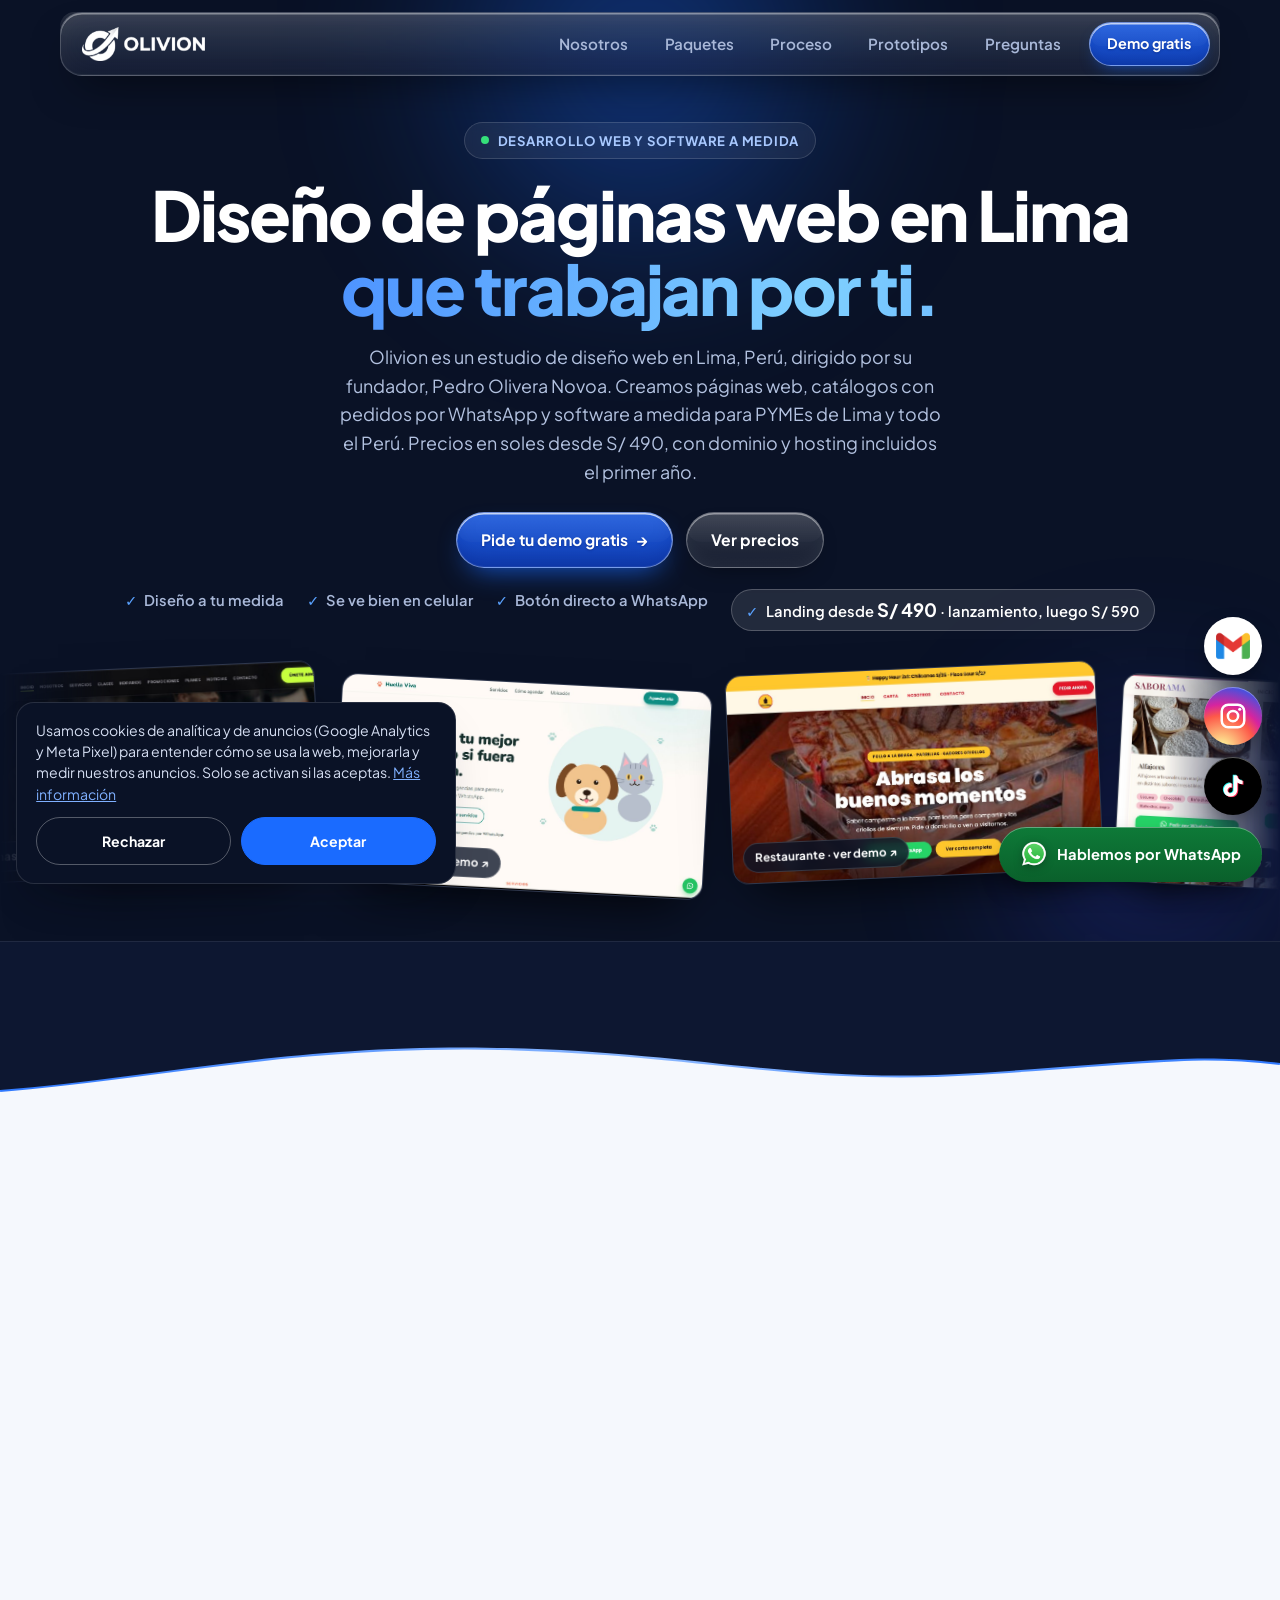
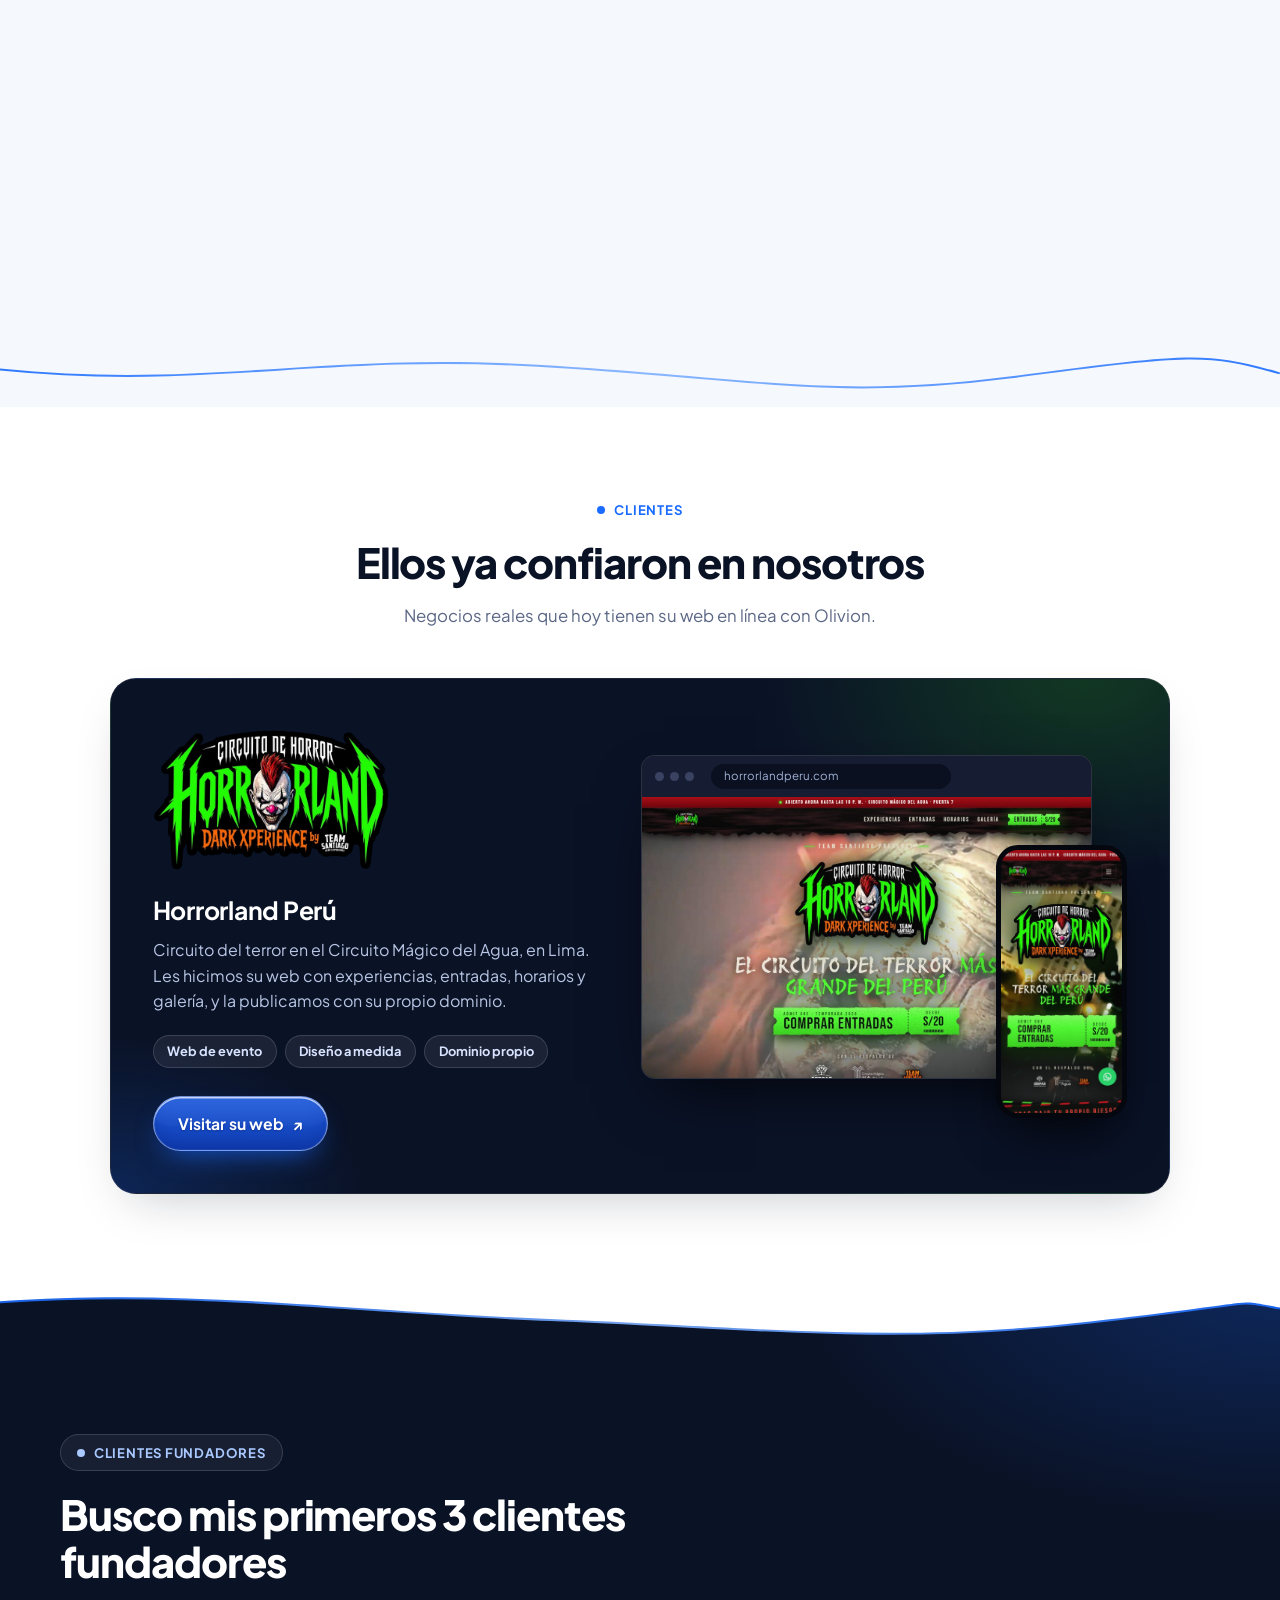
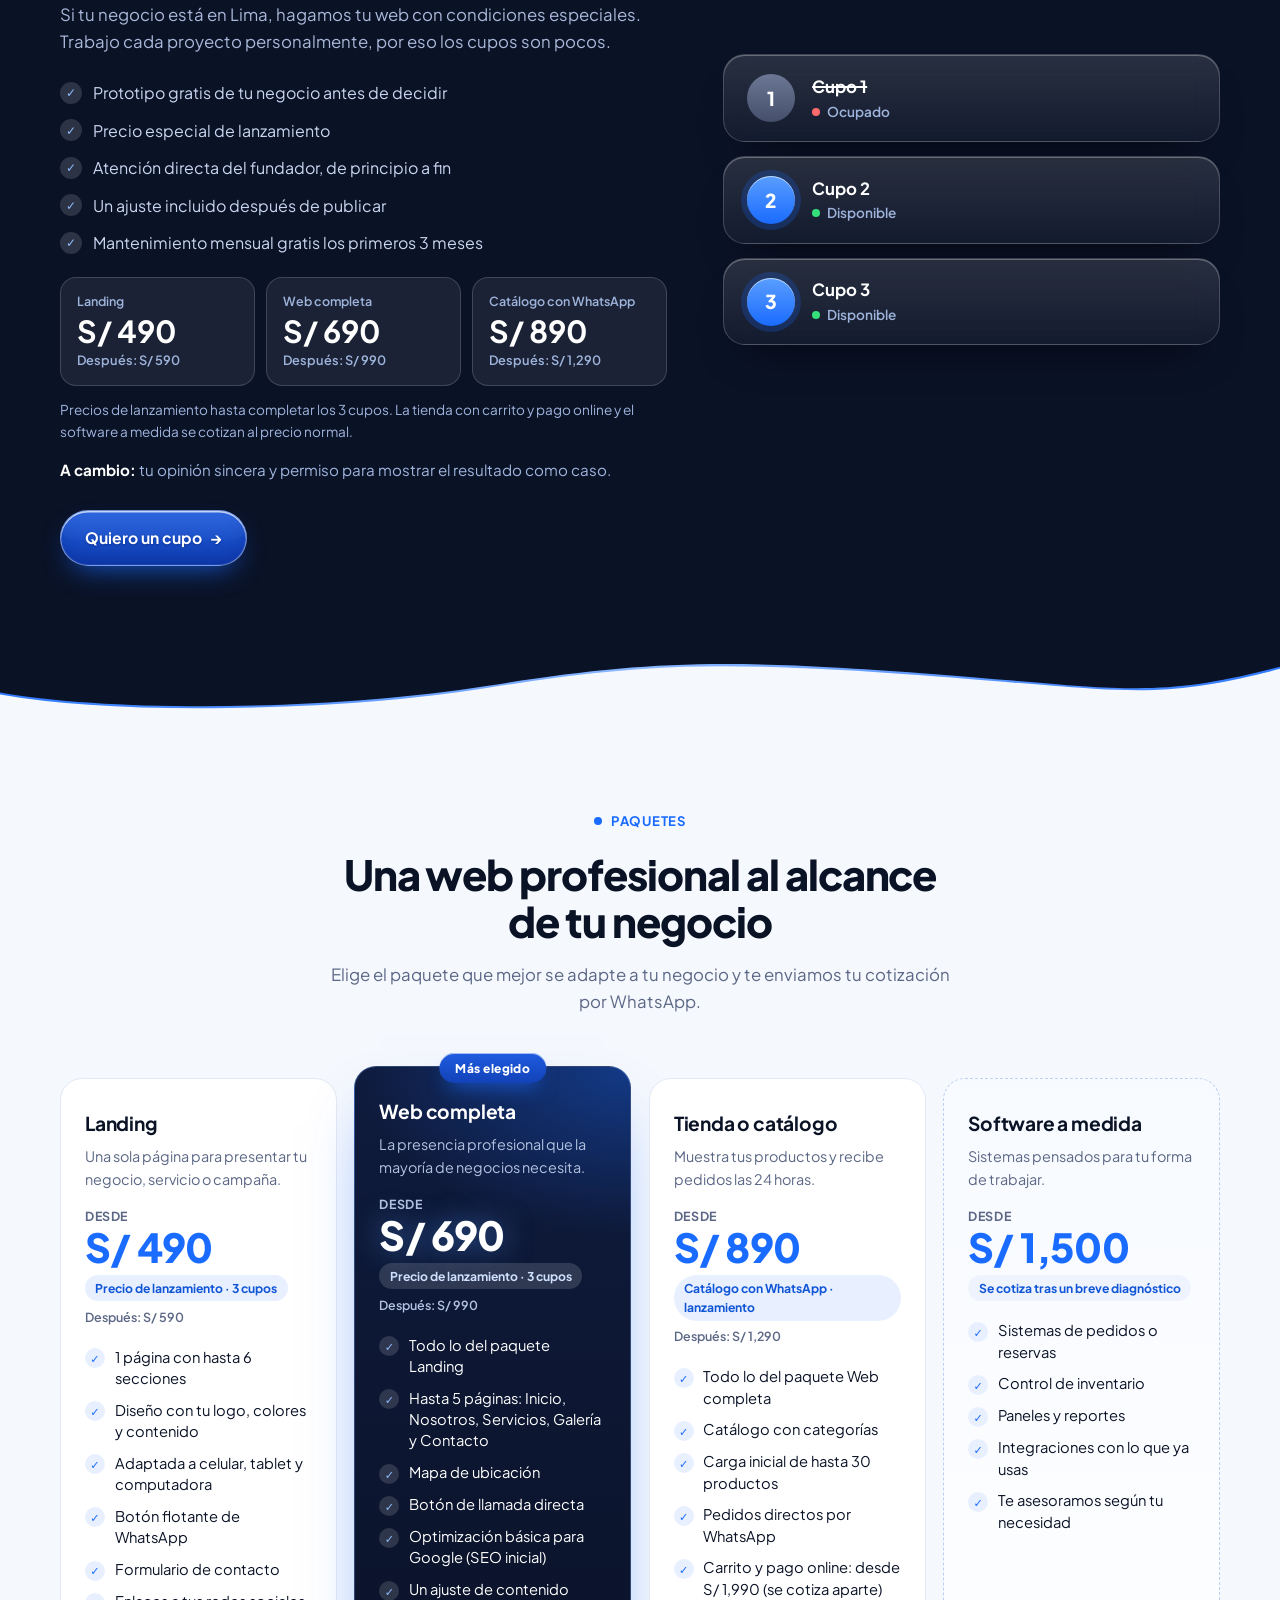
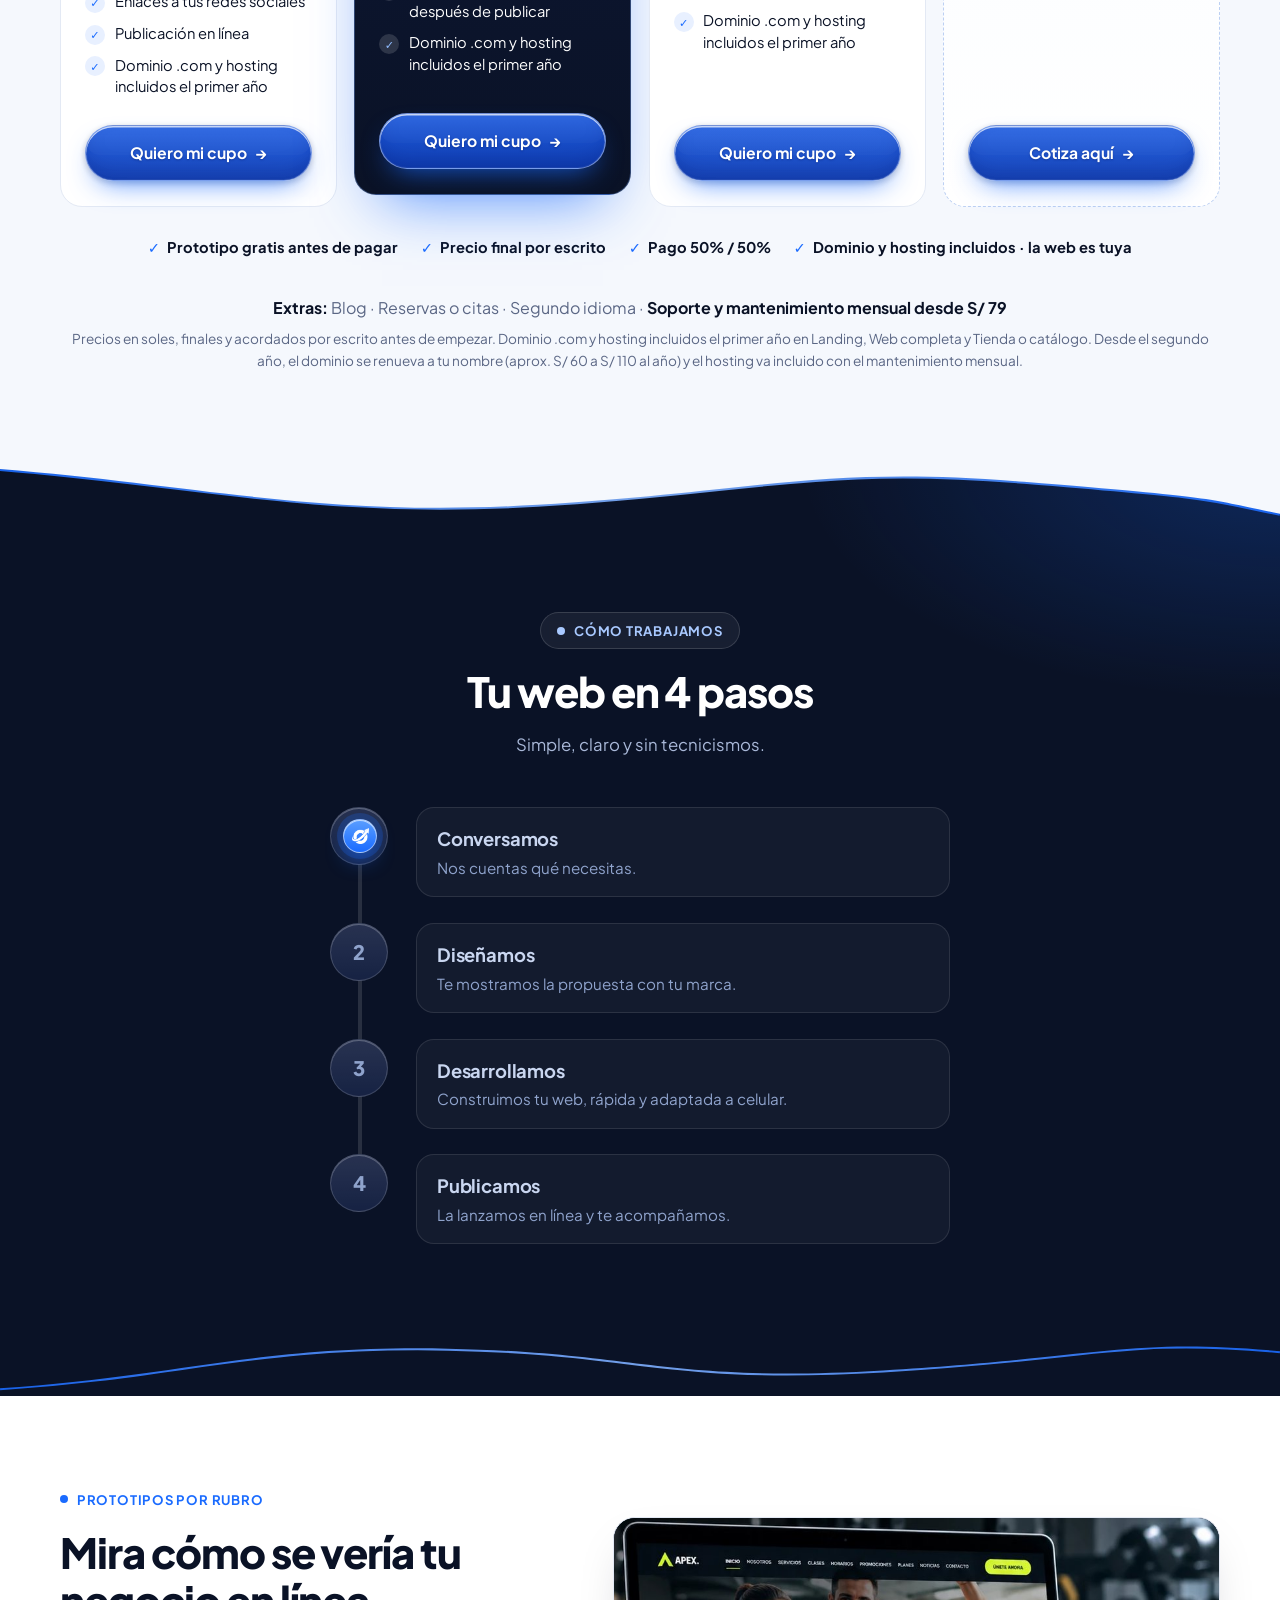
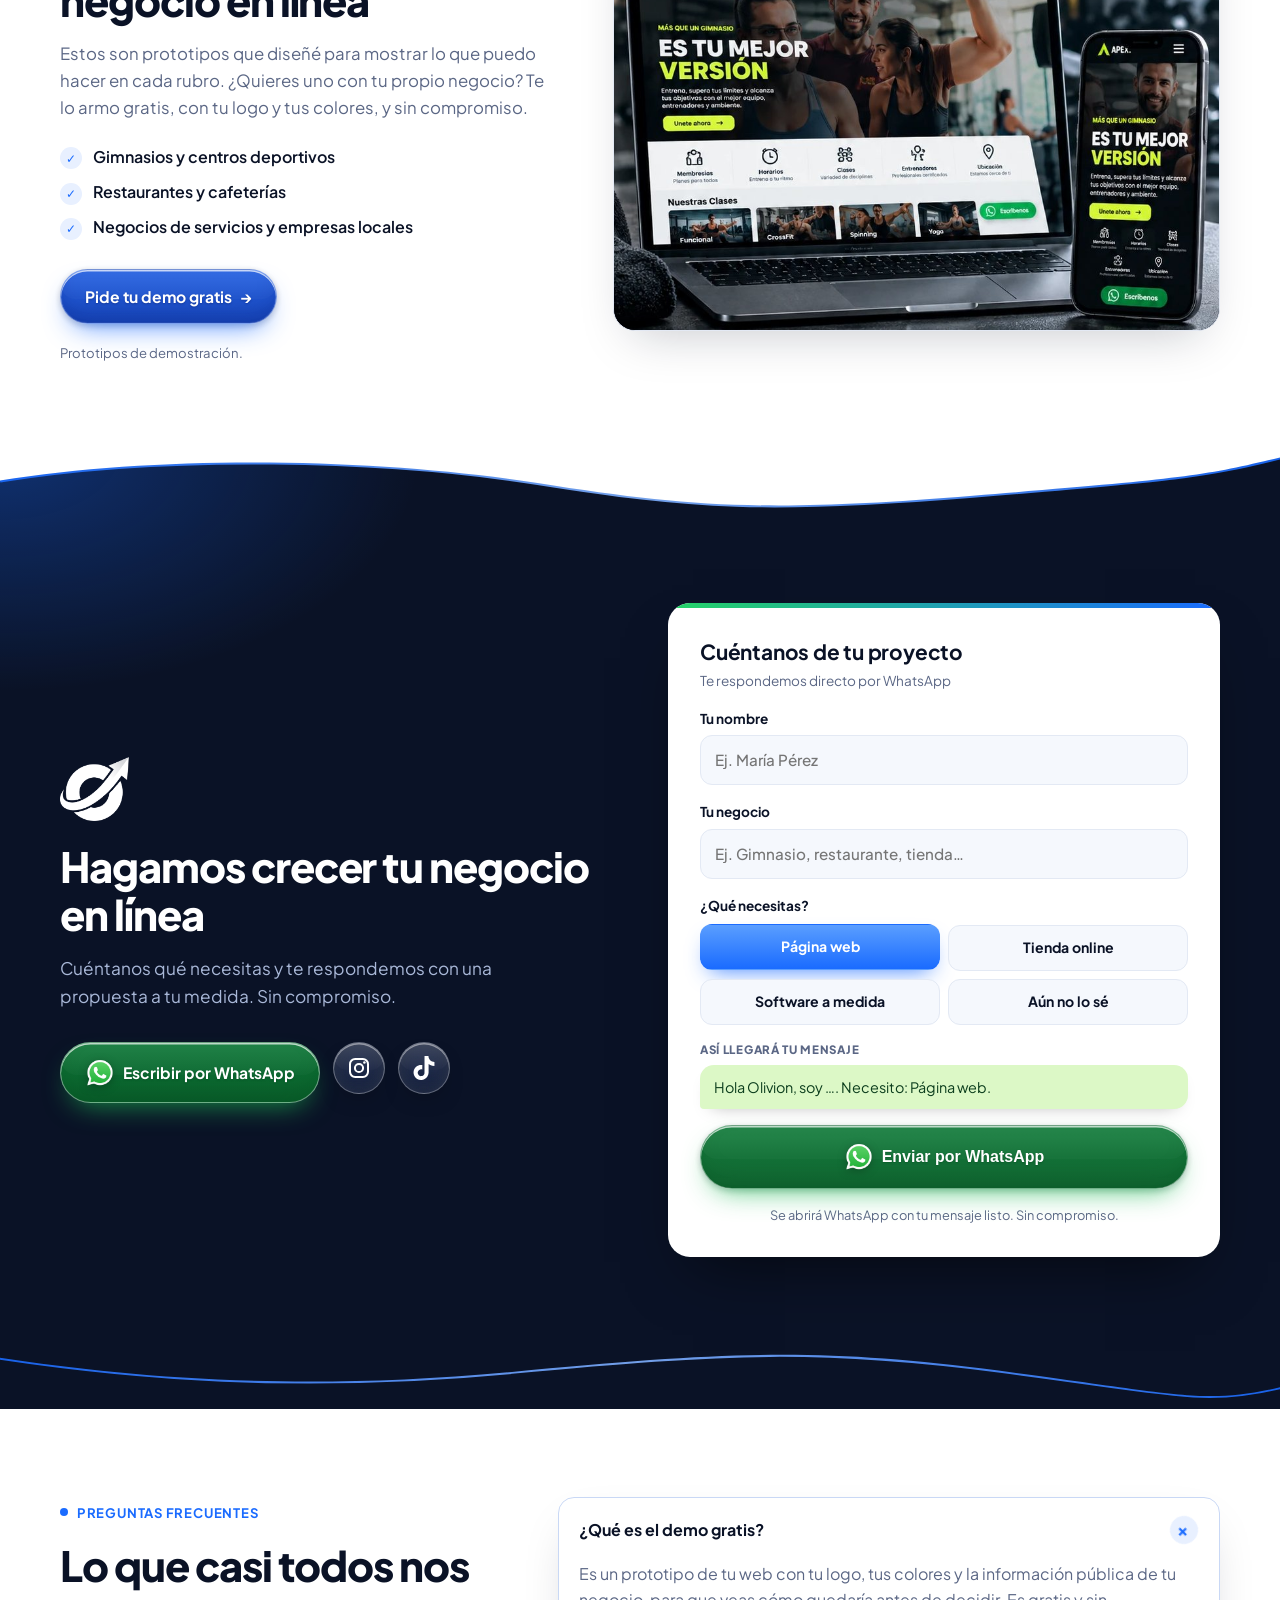
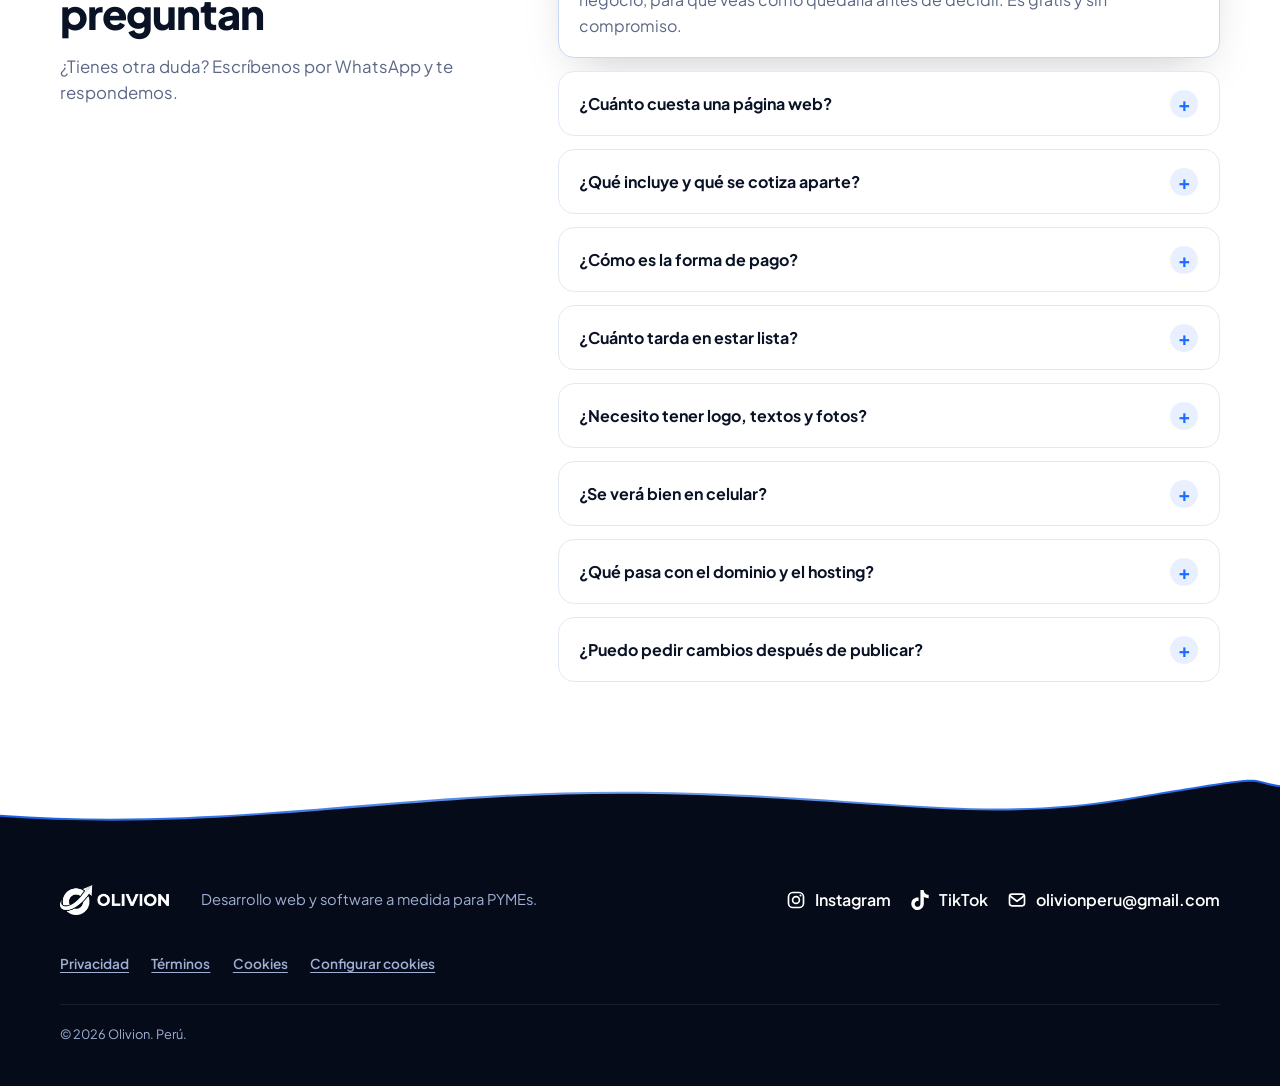
<file: index.html>
<!DOCTYPE html>
<html lang="es">
<head>
<meta charset="utf-8">
<meta name="viewport" content="width=device-width, initial-scale=1">
<title>Páginas Web para Negocios en Lima desde S/ 490 | Olivion</title>
<meta name="description" content="Diseño de páginas web en Lima para PYMEs: webs, catálogos y software a medida. Demo gratis antes de decidir. Desde S/ 490 (lanzamiento; luego S/ 590).">
<meta name="theme-color" content="#0a1226">
<meta property="og:title" content="Olivion | Tu negocio merece una web que trabaje por ti">
<meta property="og:description" content="Desarrollo web y software a medida para PYMEs. Lima, Perú.">
<meta property="og:type" content="website">
<meta property="og:site_name" content="Olivion">
<meta property="og:locale" content="es_PE">
<meta property="og:url" content="https://olivionperu.com/">
<meta property="og:image" content="https://olivionperu.com/img/og-image.jpg">
<meta property="og:image:type" content="image/jpeg">
<meta property="og:image:width" content="1200">
<meta property="og:image:height" content="630">
<meta property="og:image:alt" content="Olivion: tu negocio merece una web que trabaje por ti">
<meta name="twitter:card" content="summary_large_image">
<meta name="twitter:title" content="Olivion | Tu negocio merece una web que trabaje por ti">
<meta name="twitter:description" content="Desarrollo web y software a medida para PYMEs. Lima, Perú.">
<meta name="twitter:image" content="https://olivionperu.com/img/og-image.jpg">
<link rel="canonical" href="https://olivionperu.com/">
<link rel="icon" type="image/png" href="favicon.png?v=3">
<link rel="preconnect" href="https://fonts.googleapis.com">
<link rel="preconnect" href="https://fonts.gstatic.com" crossorigin>
<link href="https://fonts.googleapis.com/css2?family=Plus+Jakarta+Sans:wght@400;500;600;700;800&display=swap" rel="stylesheet">
<link rel="stylesheet" href="styles.css">

<!-- Datos estructurados: negocio + preguntas frecuentes (deben coincidir con el texto visible) -->
<script type="application/ld+json">{"@context":"https://schema.org","@graph":[{"@type":"ProfessionalService","@id":"https://olivionperu.com/#organization","name":"Olivion","url":"https://olivionperu.com/","description":"Páginas web, catálogos y software a medida para PYMEs de Lima y todo el Perú.","slogan":"Tu negocio merece una web que trabaje por ti","logo":{"@id":"https://olivionperu.com/#logo"},"image":["https://olivionperu.com/img/og-image.jpg"],"email":"olivionperu@gmail.com","telephone":"+51948448130","address":{"@type":"PostalAddress","addressLocality":"Lima","addressRegion":"Lima","addressCountry":"PE"},"areaServed":[{"@type":"City","name":"Lima"},{"@type":"Country","name":"Perú"}],"priceRange":"S/ 490 - S/ 1,500","knowsAbout":["Diseño web","Desarrollo de software a medida","Catálogos en línea"],"contactPoint":[{"@type":"ContactPoint","contactType":"sales","telephone":"+51948448130","email":"olivionperu@gmail.com","availableLanguage":"es","areaServed":"PE"}],"founder":{"@id":"https://olivionperu.com/#pedro"},"sameAs":["https://www.instagram.com/olivion.pe/","https://www.tiktok.com/@olivionperu"],"hasOfferCatalog":{"@type":"OfferCatalog","name":"Paquetes de Olivion","itemListElement":[{"@type":"Offer","priceCurrency":"PEN","priceSpecification":{"@type":"PriceSpecification","minPrice":590,"priceCurrency":"PEN"},"description":"Precio normal desde S/ 590. Precio de lanzamiento S/ 490 para los primeros 3 clientes fundadores.","itemOffered":{"@type":"Service","name":"Landing","serviceType":"Diseño de página web de una sola página","description":"Una página con hasta 6 secciones, diseño con tu logo y colores, adaptada a celular, botón de WhatsApp, formulario de contacto, publicación en línea, dominio .com y hosting el primer año.","provider":{"@id":"https://olivionperu.com/#organization"},"areaServed":{"@type":"Country","name":"Perú"}}},{"@type":"Offer","priceCurrency":"PEN","priceSpecification":{"@type":"PriceSpecification","minPrice":990,"priceCurrency":"PEN"},"description":"Precio normal desde S/ 990. Precio de lanzamiento S/ 690 para los primeros 3 clientes fundadores.","itemOffered":{"@type":"Service","name":"Web completa","serviceType":"Diseño de sitio web de hasta 5 páginas","description":"Todo lo de Landing más hasta 5 páginas (Inicio, Nosotros, Servicios, Galería y Contacto), mapa, botón de llamada, SEO inicial, dominio .com y hosting el primer año.","provider":{"@id":"https://olivionperu.com/#organization"},"areaServed":{"@type":"Country","name":"Perú"}}},{"@type":"Offer","priceCurrency":"PEN","priceSpecification":{"@type":"PriceSpecification","minPrice":1290,"priceCurrency":"PEN"},"description":"Precio normal desde S/ 1,290. Precio de lanzamiento S/ 890 para los primeros 3 clientes fundadores.","itemOffered":{"@type":"Service","name":"Tienda o catálogo","serviceType":"Catálogo en línea con pedidos por WhatsApp","description":"Todo lo de Web completa más catálogo con categorías, carga inicial de hasta 30 productos y pedidos directos por WhatsApp. Carrito y pago online desde S/ 1,990, cotizado aparte.","provider":{"@id":"https://olivionperu.com/#organization"},"areaServed":{"@type":"Country","name":"Perú"}}},{"@type":"Offer","priceCurrency":"PEN","priceSpecification":{"@type":"PriceSpecification","minPrice":1500,"priceCurrency":"PEN"},"itemOffered":{"@type":"Service","name":"Software a medida","serviceType":"Desarrollo de software a medida","description":"Sistemas de pedidos o reservas, control de inventario, paneles y reportes, e integraciones. Se cotiza tras un breve diagnóstico.","provider":{"@id":"https://olivionperu.com/#organization"},"areaServed":{"@type":"Country","name":"Perú"}}}]}},{"@type":"ImageObject","@id":"https://olivionperu.com/#logo","url":"https://olivionperu.com/img/logo-dark.png","contentUrl":"https://olivionperu.com/img/logo-dark.png","width":475,"height":328,"caption":"Olivion"},{"@type":"Person","@id":"https://olivionperu.com/#pedro","name":"Pedro Olivera Novoa","jobTitle":"Fundador","image":"https://olivionperu.com/img/pedro.jpg","worksFor":{"@id":"https://olivionperu.com/#organization"},"sameAs":["https://www.linkedin.com/in/pedro-joaquin-olivera-novoa-2276a7305/"]},{"@type":"WebSite","@id":"https://olivionperu.com/#website","url":"https://olivionperu.com/","name":"Olivion","alternateName":"Olivion Perú","inLanguage":"es-PE","publisher":{"@id":"https://olivionperu.com/#organization"}},{"@type":"WebPage","@id":"https://olivionperu.com/#webpage","url":"https://olivionperu.com/","name":"Páginas Web para Negocios en Lima desde S/ 490 | Olivion","description":"Diseño de páginas web en Lima para PYMEs: webs, catálogos y software a medida. Demo gratis antes de decidir. Desde S/ 490 (lanzamiento; luego S/ 590).","inLanguage":"es-PE","isPartOf":{"@id":"https://olivionperu.com/#website"},"about":{"@id":"https://olivionperu.com/#organization"},"primaryImageOfPage":{"@type":"ImageObject","url":"https://olivionperu.com/img/og-image.jpg","width":1200,"height":630}},{"@type":"FAQPage","@id":"https://olivionperu.com/#faq","isPartOf":{"@id":"https://olivionperu.com/#webpage"},"mainEntity":[{"@type":"Question","name":"¿Qué es el demo gratis?","acceptedAnswer":{"@type":"Answer","text":"Es un prototipo de tu web con tu logo, tus colores y la información pública de tu negocio, para que veas cómo quedaría antes de decidir. Es gratis y sin compromiso."}},{"@type":"Question","name":"¿Cuánto cuesta una página web?","acceptedAnswer":{"@type":"Answer","text":"Ahora mismo, con el precio de lanzamiento para los primeros 3 clientes fundadores: Landing S/ 490, Web completa S/ 690 y Tienda o catálogo con pedidos por WhatsApp S/ 890. El precio normal después es S/ 590, S/ 990 y S/ 1,290. Una tienda con carrito y pago online parte desde S/ 1,990 y el software a medida desde S/ 1,500, cotizado tras un breve diagnóstico. El precio final se acuerda por escrito antes de empezar."}},{"@type":"Question","name":"¿Qué incluye y qué se cotiza aparte?","acceptedAnswer":{"@type":"Answer","text":"Los paquetes Landing, Web completa y Tienda o catálogo incluyen diseño con tu logo y colores, adaptación a celular, tablet y computadora, botón directo a WhatsApp y publicación en línea, con 1 ronda de revisión en Landing y 2 en Web completa o Catálogo. El dominio .com y el hosting del primer año van incluidos. Se cotiza aparte: fotografía profesional, redacción extensa de textos, rondas de revisión adicionales, el carrito y pago online, y blog o segundo idioma."}},{"@type":"Question","name":"¿Cómo es la forma de pago?","acceptedAnswer":{"@type":"Answer","text":"Trabajamos con un pago del 50% al empezar el proyecto y el 50% restante al entregarlo. Así ambos tenemos claridad desde el inicio."}},{"@type":"Question","name":"¿Cuánto tarda en estar lista?","acceptedAnswer":{"@type":"Answer","text":"Una landing suele tardar alrededor de una semana desde que nos entregas tu contenido (logo, textos y fotos). Una web completa, un catálogo o un sistema a medida toman más, y te confirmamos el plazo al cotizar."}},{"@type":"Question","name":"¿Necesito tener logo, textos y fotos?","acceptedAnswer":{"@type":"Answer","text":"Si ya los tienes, los usamos y la web sale con tu identidad. Si te falta algo, lo conversamos y te orientamos para ordenar tu contenido."}},{"@type":"Question","name":"¿Se verá bien en celular?","acceptedAnswer":{"@type":"Answer","text":"Sí. Todas nuestras páginas se adaptan a celular, tablet y computadora, y llevan un botón directo a tu WhatsApp."}},{"@type":"Question","name":"¿Qué pasa con el dominio y el hosting?","acceptedAnswer":{"@type":"Answer","text":"Landing, Web completa y Tienda o catálogo incluyen el dominio propio (.com) y el hosting durante el primer año, y el dominio queda a tu nombre. Desde el segundo año, el dominio se renueva a tu nombre (aprox. S/ 60 a S/ 110 al año) y el hosting va incluido con el mantenimiento mensual (desde S/ 79 al mes)."}},{"@type":"Question","name":"¿Puedo pedir cambios después de publicar?","acceptedAnswer":{"@type":"Answer","text":"Sí. El mantenimiento mensual, desde S/ 79 al mes, incluye hosting, hasta 2 cambios menores al mes, copia de seguridad y soporte por WhatsApp. A los clientes fundadores les regalamos los primeros 3 meses."}}]}]}</script>

</head>
<body>
<svg width="0" height="0" style="position:absolute" aria-hidden="true" focusable="false">
  <symbol id="i-ig" viewBox="0 0 24 24"><rect x="3" y="3" width="18" height="18" rx="5.2" fill="none" stroke="currentColor" stroke-width="2"/><circle cx="12" cy="12" r="4.1" fill="none" stroke="currentColor" stroke-width="2"/><circle cx="17.4" cy="6.6" r="1.25" fill="currentColor"/></symbol>
  <symbol id="i-tt" viewBox="0 0 24 24"><path fill="currentColor" d="M12.53.02c1.31-.02 2.61-.01 3.91-.02.08 1.53.63 3.09 1.75 4.17 1.12 1.11 2.7 1.62 4.24 1.79v4.03c-1.44-.05-2.89-.35-4.2-.97-.57-.26-1.1-.59-1.62-.93-.01 2.92.01 5.84-.02 8.75-.08 1.4-.54 2.79-1.35 3.94-1.31 1.92-3.58 3.17-5.91 3.21-1.43.08-2.86-.31-4.08-1.03-2.02-1.19-3.44-3.37-3.65-5.71-.02-.5-.03-1-.01-1.49.18-1.9 1.12-3.72 2.58-4.96 1.66-1.44 3.98-2.13 6.15-1.72.02 1.48-.04 2.96-.04 4.44-.99-.32-2.15-.23-3.02.37-.63.41-1.11 1.04-1.36 1.75-.21.51-.15 1.07-.14 1.61.24 1.64 1.82 3.02 3.5 2.87 1.12-.01 2.19-.66 2.77-1.61.19-.33.4-.67.41-1.06.1-1.79.06-3.57.07-5.36.01-4.03-.01-8.05.02-12.07z"/></symbol>
  <symbol id="i-in" viewBox="0 0 24 24"><path fill="currentColor" d="M20.447 20.452h-3.554v-5.569c0-1.328-.027-3.037-1.852-3.037-1.853 0-2.136 1.445-2.136 2.939v5.667H9.351V9h3.414v1.561h.046c.477-.9 1.637-1.85 3.37-1.85 3.601 0 4.267 2.37 4.267 5.455v6.286zM5.337 7.433c-1.144 0-2.063-.926-2.063-2.065 0-1.138.92-2.063 2.063-2.063 1.14 0 2.064.925 2.064 2.063 0 1.139-.925 2.065-2.064 2.065zm1.782 13.019H3.555V9h3.564v11.452zM22.225 0H1.771C.792 0 0 .774 0 1.729v20.542C0 23.227.792 24 1.771 24h20.451C23.2 24 24 23.227 24 22.271V1.729C24 .774 23.2 0 22.222 0h.003z"/></symbol>
  <symbol id="i-mail" viewBox="0 0 24 24"><rect x="3" y="5" width="18" height="14" rx="3" fill="none" stroke="currentColor" stroke-width="2"/><path d="m4 7.5 8 6 8-6" fill="none" stroke="currentColor" stroke-width="2" stroke-linecap="round" stroke-linejoin="round"/></symbol>
</svg>


<header class="nav" id="top">
  <div class="wrap nav__in">
    <a href="#top" class="brand" aria-label="Olivion, inicio"><img src="img/logo-h-light.png" alt="Olivion" height="34"></a>
    <nav class="menu" id="menu" aria-label="Principal">
      <a href="#nosotros">Nosotros</a>
      <a href="#paquetes">Paquetes</a>
      <a href="#proceso">Proceso</a>
      <a href="#trabajos">Prototipos</a>
      <a href="#preguntas">Preguntas</a>
      <a href="#contacto" class="btn btn--sm menu__cta" data-demo target="_blank" rel="noopener">Demo gratis</a>
    </nav>
    <button class="burger" id="burger" aria-label="Abrir menú" aria-expanded="false" aria-controls="menu"><span></span><span></span></button>
  </div>
</header>

<main>
<!-- HERO -->
<section class="hero" id="hero">
  <div class="hero__bg" aria-hidden="true"><span class="orb o1"></span><span class="orb o2"></span><span class="spot"></span></div>

  <div class="wrap hero__c">
    <p class="eyebrow eyebrow--l"><span class="dot dot--live"></span>Desarrollo web y software a medida</p>
    <h1>Diseño de páginas web en Lima <em>que trabajan por ti.</em></h1>
    <p class="lead">Olivion es un estudio de diseño web en Lima, Perú, dirigido por su fundador, Pedro Olivera Novoa. Creamos páginas web, catálogos con pedidos por WhatsApp y software a medida para PYMEs de Lima y todo el Perú. Precios en soles desde S/ 490, con dominio y hosting incluidos el primer año.</p>
    <p class="lead lead--m">Estudio de diseño web en Lima, Perú. Páginas web, catálogos y software a medida para PYMEs, desde S/ 490.</p>
    <div class="hero__cta">
      <a href="#contacto" class="btn" data-demo target="_blank" rel="noopener">Pide tu demo gratis <span aria-hidden="true">→</span></a>
      <a href="#paquetes" class="btn btn--ghost">Ver precios</a>
    </div>
    <ul class="ticks">
      <li>Diseño a tu medida</li>
      <li>Se ve bien en celular</li>
      <li>Botón directo a WhatsApp</li>
      <li class="ticks__deal">Landing desde <b>S/ 490</b> · lanzamiento, luego S/ 590</li>
    </ul>
  </div>

  <!-- CARRUSEL DE PROYECTOS
       Para agregar un proyecto real, copia una <figure class="mq__card"> y pon dentro tu captura:
       <figure class="mq__card"><img src="img/proyecto-nombre.jpg" alt="Nombre del cliente"></figure>
       Se repite solo en bucle; no hace falta duplicar nada. -->
  <div class="mq" role="region" aria-label="Prototipos por rubro">
    <div class="mq__track" id="mq">
      <div class="mq__set">
        <figure class="mq__card"><a class="mq__a" href="https://apex-fitness-sooty-nine.vercel.app/" target="_blank" rel="noopener" aria-label="Ver demo del gimnasio"></a><img src="img/proyecto-gimnasio.jpg" alt="Web de un gimnasio con clases y planes"><figcaption>Gimnasio · ver demo ↗</figcaption></figure>
        <figure class="mq__card"><a class="mq__a" href="demo/veterinaria" target="_blank" rel="noopener" aria-label="Ver demo de la veterinaria"></a><img src="img/proyecto-veterinaria.jpg" alt="Prototipo de web para una veterinaria" width="1280" height="720"><figcaption>Veterinaria · ver demo ↗</figcaption></figure>
        <figure class="mq__card"><a class="mq__a" href="https://demo-fogon.vercel.app/" target="_blank" rel="noopener" aria-label="Ver demo del restaurante"></a><img src="img/proyecto-restaurante.jpg" alt="Web de una pollería y parrilla"><figcaption>Restaurante · ver demo ↗</figcaption></figure>
        <figure class="mq__card"><a class="mq__a" href="https://saborama.netlify.app/" target="_blank" rel="noopener" aria-label="Ver demo de la repostería"></a><img src="img/proyecto-reposteria.jpg" alt="Web de una repostería con pedidos por WhatsApp"><figcaption>Repostería · ver demo ↗</figcaption></figure>
        <figure class="mq__card"><a class="mq__a" href="https://micasitaterapeutica.netlify.app/" target="_blank" rel="noopener" aria-label="Ver demo del centro terapéutico"></a><img src="img/proyecto-centro-terapeutico.jpg" alt="Web de un centro terapéutico infantil"><figcaption>Centro terapéutico · ver demo ↗</figcaption></figure>
      </div>
    </div>
  </div>
</section>

<!-- FRANJA -->
<section class="strip" aria-label="Por qué elegirnos">
  <div class="wrap strip__in">
    <div><strong>Hecho para PYMEs</strong><span>Soluciones a tu escala y presupuesto</span></div>
    <div><strong>Diseño responsive</strong><span>Celular, tablet y computadora</span></div>
    <div><strong>Entrega ágil</strong><span>Sin procesos eternos</span></div>
    <div><strong>Acompañamiento</strong><span>Te ayudamos después de publicar</span></div>
  </div>
</section>

<!-- NOSOTROS -->
<section class="sec sec--soft" id="nosotros">
  <div class="wrap founder-wrap">
    <aside class="founder">
      <div class="founder__photo">
        <span aria-hidden="true">PO</span>
        <!-- Para poner tu foto: guarda una imagen como img/pedro.jpg (vertical, de 800x1000 px aprox.) y aparecerá sola -->
        <img src="img/pedro.jpg" alt="Pedro Olivera Novoa, fundador de Olivion" data-photo>
      </div>
      <h3>Pedro Olivera Novoa</h3>
      <p class="founder__role">Fundador de Olivion</p>
      <ul class="founder__tags">
        <li>Lima, Perú</li>
      </ul>
      <a id="founderIn" class="founder__in" href="#" target="_blank" rel="noopener noreferrer me" hidden><svg class="sico" aria-hidden="true"><use href="#i-in"/></svg>Mi LinkedIn</a>
    </aside>

    <div class="founder__story">
      <p class="eyebrow"><span class="dot"></span>Quién está detrás</p>
      <h2>Hola, soy Pedro. Yo hago tu web, de principio a fin.</h2>
      <p class="founder__short">Diseño y programo cada proyecto personalmente: hablas conmigo desde el primer mensaje hasta que tu web está en línea.</p>
      <p>Me apasiona emprender. Creé Olivion porque creo que los negocios pequeños y nuevos merecen una web tan buena como la de las empresas grandes.</p>
      <p>Diseño y programo cada proyecto personalmente: no hay intermediarios, hablas conmigo desde el primer mensaje hasta el día en que tu web sale en línea.</p>
      <ul class="check proofs">
        <li>Prototipos hechos por mí, con demo en vivo</li>
        <li>Tu prototipo gratis antes de pagar</li>
        <li>Atención directa por WhatsApp, sin intermediarios</li>
      </ul>
      <a data-contact class="btn btn--wa" href="https://ig.me/m/olivion.pe" target="_blank" rel="noopener"><img class="wa-ico" src="img/whatsapp.png" alt="" width="24" height="24">Cuéntame tu idea</a>
    </div>
  </div>
</section>

<!-- CLIENTES -->
<section class="sec" id="clientes">
  <div class="wrap">
    <div class="sec__head sec__head--c">
      <p class="eyebrow"><span class="dot"></span>Clientes</p>
      <h2>Ellos ya confiaron en nosotros</h2>
      <p class="muted">Negocios reales que hoy tienen su web en línea con Olivion.</p>
    </div>

    <!-- Para agregar otro cliente: copia este bloque <article class="client"> completo y cambia logo, capturas, textos y enlace -->
    <article class="client">
      <div class="client__info">
        <img class="client__logo" src="img/cliente-horrorland-logo.webp" alt="Logo de Horrorland Dark Xperience" width="640" height="400" loading="lazy">
        <h3>Horrorland Perú</h3>
        <p>Circuito del terror en el Circuito Mágico del Agua, en Lima. Les hicimos su web con experiencias, entradas, horarios y galería, y la publicamos con su propio dominio.</p>
        <ul class="client__tags">
          <li>Web de evento</li>
          <li>Diseño a medida</li>
          <li>Dominio propio</li>
        </ul>
        <a class="btn" href="https://horrorlandperu.com" target="_blank" rel="noopener">Visitar su web <span aria-hidden="true">↗</span></a>
      </div>
      <div class="client__shots">
        <div class="client__browser">
          <div class="client__bar" aria-hidden="true"><i></i><i></i><i></i><span>horrorlandperu.com</span></div>
          <img src="img/cliente-horrorland-web.jpg" alt="Captura de la web de Horrorland Perú en computadora" width="1200" height="750" loading="lazy">
        </div>
        <div class="client__phone">
          <img src="img/cliente-horrorland-movil.jpg" alt="Captura de la web de Horrorland Perú en celular" width="520" height="1125" loading="lazy">
        </div>
      </div>
    </article>
  </div>
</section>

<!-- CLIENTES FUNDADORES -->
<section class="sec sec--dark" id="fundadores">
  <div class="wrap fund">
    <div class="fund__copy">
      <p class="eyebrow eyebrow--l"><span class="dot"></span>Clientes fundadores</p>
      <h2>Busco mis primeros 3 clientes fundadores</h2>
      <p class="muted">Si tu negocio está en Lima, hagamos tu web con condiciones especiales. Trabajo cada proyecto personalmente, por eso los cupos son pocos.</p>
      <ul class="fund__list">
        <li>Prototipo gratis de tu negocio antes de decidir</li>
        <li>Precio especial de lanzamiento</li>
        <li>Atención directa del fundador, de principio a fin</li>
        <li>Un ajuste incluido después de publicar</li>
        <li>Mantenimiento mensual gratis los primeros 3 meses</li>
      </ul>
      <div class="fund__prices" aria-label="Precios de lanzamiento">
        <div><small>Landing</small><b>S/ 490</b><span class="fp-after">Después: S/ 590</span></div>
        <div><small>Web completa</small><b>S/ 690</b><span class="fp-after">Después: S/ 990</span></div>
        <div><small>Catálogo con WhatsApp</small><b>S/ 890</b><span class="fp-after">Después: S/ 1,290</span></div>
      </div>
      <p class="fund__note">Precios de lanzamiento hasta completar los 3 cupos. La tienda con carrito y pago online y el software a medida se cotizan al precio normal.</p>
      <p class="fund__give"><b>A cambio:</b> tu opinión sincera y permiso para mostrar el resultado como caso.</p>
      <a class="btn" data-fund href="#contacto" target="_blank" rel="noopener">Quiero un cupo <span aria-hidden="true">→</span></a>
    </div>

    <div class="fund__slots" aria-label="Cupos de cliente fundador">
      <div class="slot slot--taken"><span>1</span><div><b>Cupo 1</b><small><i class="live"></i>Ocupado</small></div></div>
      <div class="slot"><span>2</span><div><b>Cupo 2</b><small><i class="live"></i>Disponible</small></div></div>
      <div class="slot"><span>3</span><div><b>Cupo 3</b><small><i class="live"></i>Disponible</small></div></div>
    </div>
  </div>
</section>

<!-- PAQUETES -->
<section class="sec sec--soft" id="paquetes">
  <div class="wrap">
    <div class="sec__head sec__head--c">
      <p class="eyebrow"><span class="dot"></span>Paquetes</p>
      <h2>Una web profesional al alcance de tu negocio</h2>
      <p class="muted">Elige el paquete que mejor se adapte a tu negocio y te enviamos tu cotización por WhatsApp.</p>
    </div>

    <p class="plans__founder"><b>Precio de lanzamiento para mis primeros 3 clientes.</b> A cambio: tu opinión sincera y permiso para mostrar el resultado.</p>

    <div class="plans">
      <article class="plan">
        <h3>Landing</h3>
        <p class="plan__for">Una sola página para presentar tu negocio, servicio o campaña.</p>
        <p class="plan__price"><span class="plan__from">desde</span><b>S/ 490</b></p>
        <div class="plan__tags"><span class="plan__tag">Precio de lanzamiento · 3 cupos</span><span class="plan__after">Después: S/ 590</span></div>
        <button class="plan__toggle" type="button" aria-expanded="false">Qué incluye</button>
        <ul class="plan__list">
          <li>1 página con hasta 6 secciones</li>
          <li>Diseño con tu logo, colores y contenido</li>
          <li>Adaptada a celular, tablet y computadora</li>
          <li>Botón flotante de WhatsApp</li>
          <li>Formulario de contacto</li>
          <li>Enlaces a tus redes sociales</li>
          <li>Publicación en línea</li>
          <li>Dominio .com y hosting incluidos el primer año</li>
        </ul>
        <a class="btn" data-plan="Landing" data-founder href="#contacto" target="_blank" rel="noopener">Quiero mi cupo <span aria-hidden="true">→</span></a>
      </article>

      <article class="plan plan--hot">
        <span class="plan__badge">Más elegido</span>
        <h3>Web completa</h3>
        <p class="plan__for">La presencia profesional que la mayoría de negocios necesita.</p>
        <p class="plan__price"><span class="plan__from">desde</span><b>S/ 690</b></p>
        <div class="plan__tags"><span class="plan__tag">Precio de lanzamiento · 3 cupos</span><span class="plan__after">Después: S/ 990</span></div>
        <button class="plan__toggle" type="button" aria-expanded="false">Qué incluye</button>
        <ul class="plan__list">
          <li>Todo lo del paquete Landing</li>
          <li>Hasta 5 páginas: Inicio, Nosotros, Servicios, Galería y Contacto</li>
          <li>Mapa de ubicación</li>
          <li>Botón de llamada directa</li>
          <li>Optimización básica para Google (SEO inicial)</li>
          <li>Un ajuste de contenido después de publicar</li>
          <li>Dominio .com y hosting incluidos el primer año</li>
        </ul>
        <a class="btn" data-plan="Web completa" data-founder href="#contacto" target="_blank" rel="noopener">Quiero mi cupo <span aria-hidden="true">→</span></a>
      </article>

      <article class="plan">
        <h3>Tienda o catálogo</h3>
        <p class="plan__for">Muestra tus productos y recibe pedidos las 24 horas.</p>
        <p class="plan__price"><span class="plan__from">desde</span><b>S/ 890</b></p>
        <div class="plan__tags"><span class="plan__tag">Catálogo con WhatsApp · lanzamiento</span><span class="plan__after">Después: S/ 1,290</span></div>
        <button class="plan__toggle" type="button" aria-expanded="false">Qué incluye</button>
        <ul class="plan__list">
          <li>Todo lo del paquete Web completa</li>
          <li>Catálogo con categorías</li>
          <li>Carga inicial de hasta 30 productos</li>
          <li>Pedidos directos por WhatsApp</li>
          <li>Carrito y pago online: desde S/ 1,990 (se cotiza aparte)</li>
          <li>Dominio .com y hosting incluidos el primer año</li>
        </ul>
        <a class="btn" data-plan="Tienda o catálogo" data-founder href="#contacto" target="_blank" rel="noopener">Quiero mi cupo <span aria-hidden="true">→</span></a>
      </article>

      <article class="plan plan--custom">
        <h3>Software a medida</h3>
        <p class="plan__for">Sistemas pensados para tu forma de trabajar.</p>
        <p class="plan__price"><span class="plan__from">desde</span><b>S/ 1,500</b></p>
        <div class="plan__tags"><span class="plan__tag plan__tag--plain">Se cotiza tras un breve diagnóstico</span></div>
        <button class="plan__toggle" type="button" aria-expanded="false">Qué incluye</button>
        <ul class="plan__list">
          <li>Sistemas de pedidos o reservas</li>
          <li>Control de inventario</li>
          <li>Paneles y reportes</li>
          <li>Integraciones con lo que ya usas</li>
          <li>Te asesoramos según tu necesidad</li>
        </ul>
        <a class="btn" data-plan="Software a medida" href="#contacto" target="_blank" rel="noopener">Cotiza aquí <span aria-hidden="true">→</span></a>
      </article>
    </div>

    <ul class="trust" aria-label="Nuestras condiciones">
      <li>Prototipo gratis antes de pagar</li>
      <li>Precio final por escrito</li>
      <li>Pago 50% / 50%</li>
      <li>Dominio y hosting incluidos · la web es tuya</li>
    </ul>

    <div class="plans__extra">
      <p><b>Extras:</b> Blog · Reservas o citas · Segundo idioma · <b>Soporte y mantenimiento mensual desde S/ 79</b></p>
      <p class="plans__note">Precios en soles, finales y acordados por escrito antes de empezar. Dominio .com y hosting incluidos el primer año en Landing, Web completa y Tienda o catálogo. Desde el segundo año, el dominio se renueva a tu nombre (aprox. S/ 60 a S/ 110 al año) y el hosting va incluido con el mantenimiento mensual.</p>
    </div>
  </div>
</section>

<!-- PROCESO -->
<section class="sec sec--dark" id="proceso">
  <div class="wrap">
    <div class="sec__head sec__head--c">
      <p class="eyebrow eyebrow--l"><span class="dot"></span>Cómo trabajamos</p>
      <h2>Tu web en 4 pasos</h2>
      <p class="muted">Simple, claro y sin tecnicismos.</p>
    </div>

    <div class="path" id="path">
      <div class="path__line" aria-hidden="true">
        <i class="path__fill"></i>
        <span class="path__runner"><img src="img/icon-light.png" alt=""></span>
      </div>
      <ol class="path__steps">
        <li class="step">
          <span class="step__node">1</span>
          <div class="step__card"><h3>Conversamos</h3><p>Nos cuentas qué necesitas.</p></div>
        </li>
        <li class="step">
          <span class="step__node">2</span>
          <div class="step__card"><h3>Diseñamos</h3><p>Te mostramos la propuesta con tu marca.</p></div>
        </li>
        <li class="step">
          <span class="step__node">3</span>
          <div class="step__card"><h3>Desarrollamos</h3><p>Construimos tu web, rápida y adaptada a celular.</p></div>
        </li>
        <li class="step">
          <span class="step__node">4</span>
          <div class="step__card"><h3>Publicamos</h3><p>La lanzamos en línea y te acompañamos.</p></div>
        </li>
      </ol>
    </div>
  </div>
</section>

<!-- DISEÑOS -->
<section class="sec" id="trabajos">
  <div class="wrap work">
    <div class="work__copy">
      <p class="eyebrow"><span class="dot"></span>Prototipos por rubro</p>
      <h2>Mira cómo se vería tu negocio en línea</h2>
      <p class="muted">Estos son prototipos que diseñé para mostrar lo que puedo hacer en cada rubro. ¿Quieres uno con tu propio negocio? Te lo armo gratis, con tu logo y tus colores, y sin compromiso.</p>
      <ul class="check">
        <li>Gimnasios y centros deportivos</li>
        <li>Restaurantes y cafeterías</li>
        <li>Negocios de servicios y empresas locales</li>
      </ul>
      <a href="#contacto" class="btn" data-demo target="_blank" rel="noopener">Pide tu demo gratis <span aria-hidden="true">→</span></a>
      <p class="note">Prototipos de demostración.</p>
    </div>
    <figure class="work__img">
      <img src="img/demo-gym.jpg" alt="Ejemplo de diseño de página web para un gimnasio, en computadora y celular" loading="lazy">
    </figure>
  </div>
</section>

<!-- CONTACTO -->
<section class="cta" id="contacto">
  <div class="wrap cta__in">
    <div class="cta__copy">
      <img class="cta__ico" src="img/icon-light.png" alt="" height="64">
      <h2>Hagamos crecer tu negocio en línea</h2>
      <p>Cuéntanos qué necesitas y te respondemos con una propuesta a tu medida. Sin compromiso.</p>
      <div class="cta__links">
        <a data-contact href="https://ig.me/m/olivion.pe" target="_blank" rel="noopener" class="btn btn--wa"><img class="wa-ico" src="img/whatsapp.png" alt="" width="24" height="24">Escribir por WhatsApp</a>
        <a href="https://www.instagram.com/olivion.pe/" target="_blank" rel="noopener" class="btn btn--line btn--ico" aria-label="Instagram" title="Instagram"><svg class="sico" aria-hidden="true"><use href="#i-ig"/></svg></a>
        <a href="https://www.tiktok.com/@olivionperu" target="_blank" rel="noopener" class="btn btn--line btn--ico" aria-label="TikTok" title="TikTok"><svg class="sico" aria-hidden="true"><use href="#i-tt"/></svg></a>
      </div>
    </div>
    <form class="form" id="form" novalidate>
      <div class="form__top">
        <div><h3>Cuéntanos de tu proyecto</h3><p>Te respondemos directo por WhatsApp</p></div>
      </div>
      <label>Tu nombre<input name="nombre" type="text" autocomplete="name" required placeholder="Ej. María Pérez"></label>
      <label>Tu negocio<input name="negocio" type="text" placeholder="Ej. Gimnasio, restaurante, tienda…"></label>
      <div class="chips" role="radiogroup" aria-label="¿Qué necesitas?">
        <span class="chips__t">¿Qué necesitas?</span>
        <label class="chip"><input type="radio" name="servicio" value="Página web" checked><span>Página web</span></label>
        <label class="chip"><input type="radio" name="servicio" value="Tienda online"><span>Tienda online</span></label>
        <label class="chip"><input type="radio" name="servicio" value="Software a medida"><span>Software a medida</span></label>
        <label class="chip"><input type="radio" name="servicio" value="Aún no lo sé, necesito asesoría"><span>Aún no lo sé</span></label>
      </div>
      <div class="wa-preview" aria-live="polite">
        <small>Así llegará tu mensaje</small>
        <p class="wa-bubble" id="bubble">Hola Olivion, soy … Necesito: Página web.</p>
      </div>
      <button class="btn btn--wa btn--full" type="submit"><img class="wa-ico" src="img/whatsapp.png" alt="" width="24" height="24">Enviar por WhatsApp</button>
      <p class="hint" id="hint">Se abrirá WhatsApp con tu mensaje listo. Sin compromiso.</p>
    </form>
  </div>
</section>

<!-- PREGUNTAS -->
<section class="sec" id="preguntas">
  <div class="wrap faq">
    <div class="faq__head">
      <p class="eyebrow"><span class="dot"></span>Preguntas frecuentes</p>
      <h2>Lo que casi todos nos preguntan</h2>
      <p class="muted">¿Tienes otra duda? Escríbenos por WhatsApp y te respondemos.</p>
    </div>
    <div class="faq__list">
      <details class="faq__item" name="faq" open>
        <summary>¿Qué es el demo gratis?</summary>
        <p>Es un prototipo de tu web con tu logo, tus colores y la información pública de tu negocio, para que veas cómo quedaría antes de decidir. Es gratis y sin compromiso.</p>
      </details>
      <details class="faq__item" name="faq">
        <summary>¿Cuánto cuesta una página web?</summary>
        <p>Ahora mismo, con el precio de lanzamiento para los primeros 3 clientes fundadores: Landing S/ 490, Web completa S/ 690 y Tienda o catálogo con pedidos por WhatsApp S/ 890. El precio normal después es S/ 590, S/ 990 y S/ 1,290. Una tienda con carrito y pago online parte desde S/ 1,990 y el software a medida desde S/ 1,500, cotizado tras un breve diagnóstico. El precio final se acuerda por escrito antes de empezar.</p>
      </details>
      <details class="faq__item" name="faq">
        <summary>¿Qué incluye y qué se cotiza aparte?</summary>
        <p>Los paquetes Landing, Web completa y Tienda o catálogo incluyen diseño con tu logo y colores, adaptación a celular, tablet y computadora, botón directo a WhatsApp y publicación en línea, con 1 ronda de revisión en Landing y 2 en Web completa o Catálogo. El dominio .com y el hosting del primer año van incluidos. Se cotiza aparte: fotografía profesional, redacción extensa de textos, rondas de revisión adicionales, el carrito y pago online, y blog o segundo idioma.</p>
      </details>
      <details class="faq__item" name="faq">
        <summary>¿Cómo es la forma de pago?</summary>
        <p>Trabajamos con un pago del 50% al empezar el proyecto y el 50% restante al entregarlo. Así ambos tenemos claridad desde el inicio.</p>
      </details>
      <details class="faq__item" name="faq">
        <summary>¿Cuánto tarda en estar lista?</summary>
        <p>Una landing suele tardar alrededor de una semana desde que nos entregas tu contenido (logo, textos y fotos). Una web completa, un catálogo o un sistema a medida toman más, y te confirmamos el plazo al cotizar.</p>
      </details>
      <details class="faq__item" name="faq">
        <summary>¿Necesito tener logo, textos y fotos?</summary>
        <p>Si ya los tienes, los usamos y la web sale con tu identidad. Si te falta algo, lo conversamos y te orientamos para ordenar tu contenido.</p>
      </details>
      <details class="faq__item" name="faq">
        <summary>¿Se verá bien en celular?</summary>
        <p>Sí. Todas nuestras páginas se adaptan a celular, tablet y computadora, y llevan un botón directo a tu WhatsApp.</p>
      </details>
      <details class="faq__item" name="faq">
        <summary>¿Qué pasa con el dominio y el hosting?</summary>
        <p>Landing, Web completa y Tienda o catálogo incluyen el dominio propio (.com) y el hosting durante el primer año, y el dominio queda a tu nombre. Desde el segundo año, el dominio se renueva a tu nombre (aprox. S/ 60 a S/ 110 al año) y el hosting va incluido con el mantenimiento mensual (desde S/ 79 al mes).</p>
      </details>
      <details class="faq__item" name="faq">
        <summary>¿Puedo pedir cambios después de publicar?</summary>
        <p>Sí. El mantenimiento mensual, desde S/ 79 al mes, incluye hosting, hasta 2 cambios menores al mes, copia de seguridad y soporte por WhatsApp. A los clientes fundadores les regalamos los primeros 3 meses.</p>
      </details>
    </div>
  </div>
</section>
</main>

<footer class="foot">
  <div class="wrap foot__in">
    <img src="img/logo-h-light.png" alt="Olivion" height="34">
    <p>Desarrollo web y software a medida para PYMEs.</p>
    <div class="foot__social"><a href="https://www.instagram.com/olivion.pe/" target="_blank" rel="noopener"><svg class="sico" aria-hidden="true"><use href="#i-ig"/></svg>Instagram</a><a href="https://www.tiktok.com/@olivionperu" target="_blank" rel="noopener"><svg class="sico" aria-hidden="true"><use href="#i-tt"/></svg>TikTok</a><a href="mailto:olivionperu@gmail.com"><svg class="sico" aria-hidden="true"><use href="#i-mail"/></svg>olivionperu@gmail.com</a></div>
    <nav class="foot__legal" aria-label="Legal"><a href="/privacidad">Privacidad</a><a href="/terminos">Términos</a><a href="/cookies">Cookies</a><button type="button" data-cookies>Configurar cookies</button></nav>
    <small>© <span id="year">2026</span> Olivion. Perú.</small>
  </div>
</footer>

<nav class="stack" aria-label="Contacto y redes sociales">
  <a class="stack__a stack__a--gm" href="mailto:olivionperu@gmail.com" aria-label="Gmail: olivionperu@gmail.com" title="olivionperu@gmail.com" data-cursor><img class="sk" src="img/gmail.png" alt="" width="36" height="36"></a>
  <a class="stack__a stack__a--ig" href="https://www.instagram.com/olivion.pe/" target="_blank" rel="noopener" aria-label="Instagram @olivion.pe" title="Instagram" data-cursor><svg class="sk" aria-hidden="true"><use href="#i-ig"/></svg></a>
  <a class="stack__a stack__a--tt" href="https://www.tiktok.com/@olivionperu" target="_blank" rel="noopener" aria-label="TikTok @olivionperu" title="TikTok" data-cursor><svg class="sk" viewBox="0 0 24 24" aria-hidden="true"><g transform="translate(3.5 3.3) scale(.72)"><use href="#i-tt" x="-1" y="-.7" style="color:#25f4ee"/><use href="#i-tt" x="1" y=".7" style="color:#fe2c55"/><use href="#i-tt" style="color:#fff"/></g></svg></a>
  <a data-contact class="stack__cta" href="https://ig.me/m/olivion.pe" target="_blank" rel="noopener" data-cursor><img class="wa-ico" src="img/whatsapp.png" alt="" width="28" height="28">Hablemos por WhatsApp</a>
</nav>

<div class="cursor-ring" aria-hidden="true"></div>
<div class="cursor-dot" aria-hidden="true"></div>

<script src="analytics.js"></script>
<script src="script.js"></script>
</body>
</html>
</file>
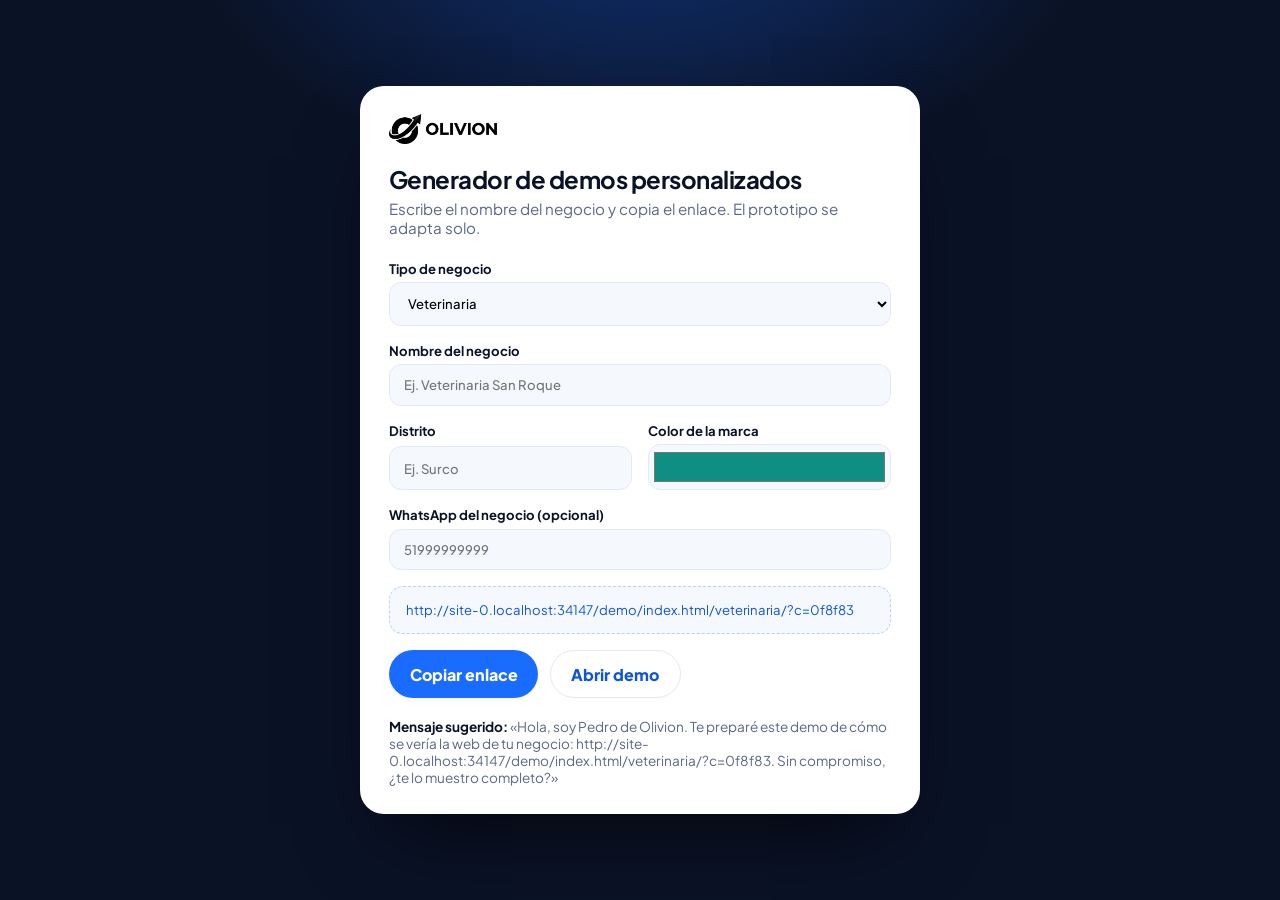
<file: demo/index.html>
<!DOCTYPE html>
<html lang="es">
<head>
<meta charset="utf-8">
<meta name="viewport" content="width=device-width, initial-scale=1">
<meta name="robots" content="noindex, nofollow">
<title>Generador de demos | Olivion</title>
<link rel="icon" type="image/png" href="../favicon.png">
<link rel="preconnect" href="https://fonts.googleapis.com">
<link rel="preconnect" href="https://fonts.gstatic.com" crossorigin>
<link href="https://fonts.googleapis.com/css2?family=Plus+Jakarta+Sans:wght@400;600;700;800&display=swap" rel="stylesheet">
<style>
:root{--ink:#0a1226;--blue:#1a6bff;--blue-d:#0f55d6;--line:#e3e9f4;--muted:#5b6785;--soft:#f5f8fd}
*{box-sizing:border-box;margin:0;padding:0}
body{font-family:'Plus Jakarta Sans',system-ui,sans-serif;background:var(--ink);color:#fff;min-height:100vh;display:grid;place-items:center;padding:24px 16px;
  background:radial-gradient(700px 420px at 50% -10%,rgba(26,107,255,.35),transparent 65%),var(--ink)}
.card{width:min(560px,100%);background:#fff;color:var(--ink);border-radius:24px;padding:1.8rem;box-shadow:0 40px 80px -30px rgba(0,0,0,.7)}
img{height:30px;width:auto;margin-bottom:1rem}
h1{font-size:1.5rem;letter-spacing:-.02em}
p.sub{color:var(--muted);font-size:.95rem;margin:.3rem 0 1.4rem}
label{display:grid;gap:.35rem;font-size:.82rem;font-weight:700;margin-bottom:1rem}
input,select{font:inherit;font-weight:500;padding:.7rem .9rem;border:1.5px solid var(--line);border-radius:12px;background:var(--soft);width:100%}
input:focus,select:focus{outline:none;border-color:var(--blue);background:#fff}
input[type=color]{padding:.2rem;height:46px;cursor:pointer}
.row{display:grid;grid-template-columns:1fr 1fr;gap:1rem}
.out{background:var(--soft);border:1.5px dashed #bcd0f3;border-radius:14px;padding:.9rem 1rem;font-size:.82rem;word-break:break-all;color:var(--blue-d);margin:.4rem 0 1rem}
.btns{display:flex;flex-wrap:wrap;gap:.7rem}
button,a.b{font:inherit;font-weight:800;border:0;cursor:pointer;padding:.8rem 1.3rem;border-radius:99px;background:var(--blue);color:#fff;text-decoration:none;display:inline-block}
button.alt,a.alt{background:#fff;color:var(--blue-d);border:1.5px solid var(--line)}
.msg{margin-top:1.2rem;font-size:.85rem;color:var(--muted)}
.msg b{color:var(--ink)}
.ok{color:#178a4a;font-weight:700;margin-left:.4rem;font-size:.85rem}
</style>
</head>
<body>
<main class="card">
  <img src="../img/logo-h-dark.png" alt="Olivion">
  <h1>Generador de demos personalizados</h1>
  <p class="sub">Escribe el nombre del negocio y copia el enlace. El prototipo se adapta solo.</p>

  <label>Tipo de negocio
    <select id="tipo"><option value="veterinaria">Veterinaria</option></select>
  </label>
  <label>Nombre del negocio
    <input id="n" type="text" placeholder="Ej. Veterinaria San Roque" maxlength="40" autocomplete="off">
  </label>
  <div class="row">
    <label>Distrito
      <input id="d" type="text" placeholder="Ej. Surco" maxlength="30" autocomplete="off">
    </label>
    <label>Color de la marca
      <input id="c" type="color" value="#0f8f83">
    </label>
  </div>
  <label>WhatsApp del negocio (opcional)
    <input id="w" type="text" placeholder="51999999999" inputmode="numeric" autocomplete="off">
  </label>

  <div class="out" id="out"></div>
  <div class="btns">
    <button id="copy">Copiar enlace</button>
    <a class="b alt" id="open" href="#" target="_blank" rel="noopener">Abrir demo</a>
    <span class="ok" id="ok" hidden>¡Copiado!</span>
  </div>

  <p class="msg"><b>Mensaje sugerido:</b> «Hola, soy Pedro de Olivion. Te preparé este demo de cómo se vería la web de <span id="m">tu negocio</span>: <span id="ml">[enlace]</span>. Sin compromiso, ¿te lo muestro completo?»</p>
</main>

<script>
const $ = (id) => document.getElementById(id);
const base = location.origin + location.pathname.replace(/\/?$/, "/");
const build = () => {
  const p = new URLSearchParams();
  if ($("n").value.trim()) p.set("n", $("n").value.trim());
  if ($("d").value.trim()) p.set("d", $("d").value.trim());
  p.set("c", $("c").value.replace("#", ""));
  const w = $("w").value.replace(/\D/g, "");
  if (w) p.set("w", w);
  const url = base + $("tipo").value + "/?" + p.toString();
  $("out").textContent = url; $("open").href = url;
  $("m").textContent = $("n").value.trim() || "tu negocio"; $("ml").textContent = url;
  return url;
};
["n", "d", "c", "w", "tipo"].forEach((id) => $(id).addEventListener("input", build));
$("copy").addEventListener("click", async () => {
  try { await navigator.clipboard.writeText(build()); $("ok").hidden = false; setTimeout(() => ($("ok").hidden = true), 1800); }
  catch (_) { const r = document.createRange(); r.selectNode($("out")); getSelection().removeAllRanges(); getSelection().addRange(r); }
});
build();
</script>
</body>
</html>
</file>
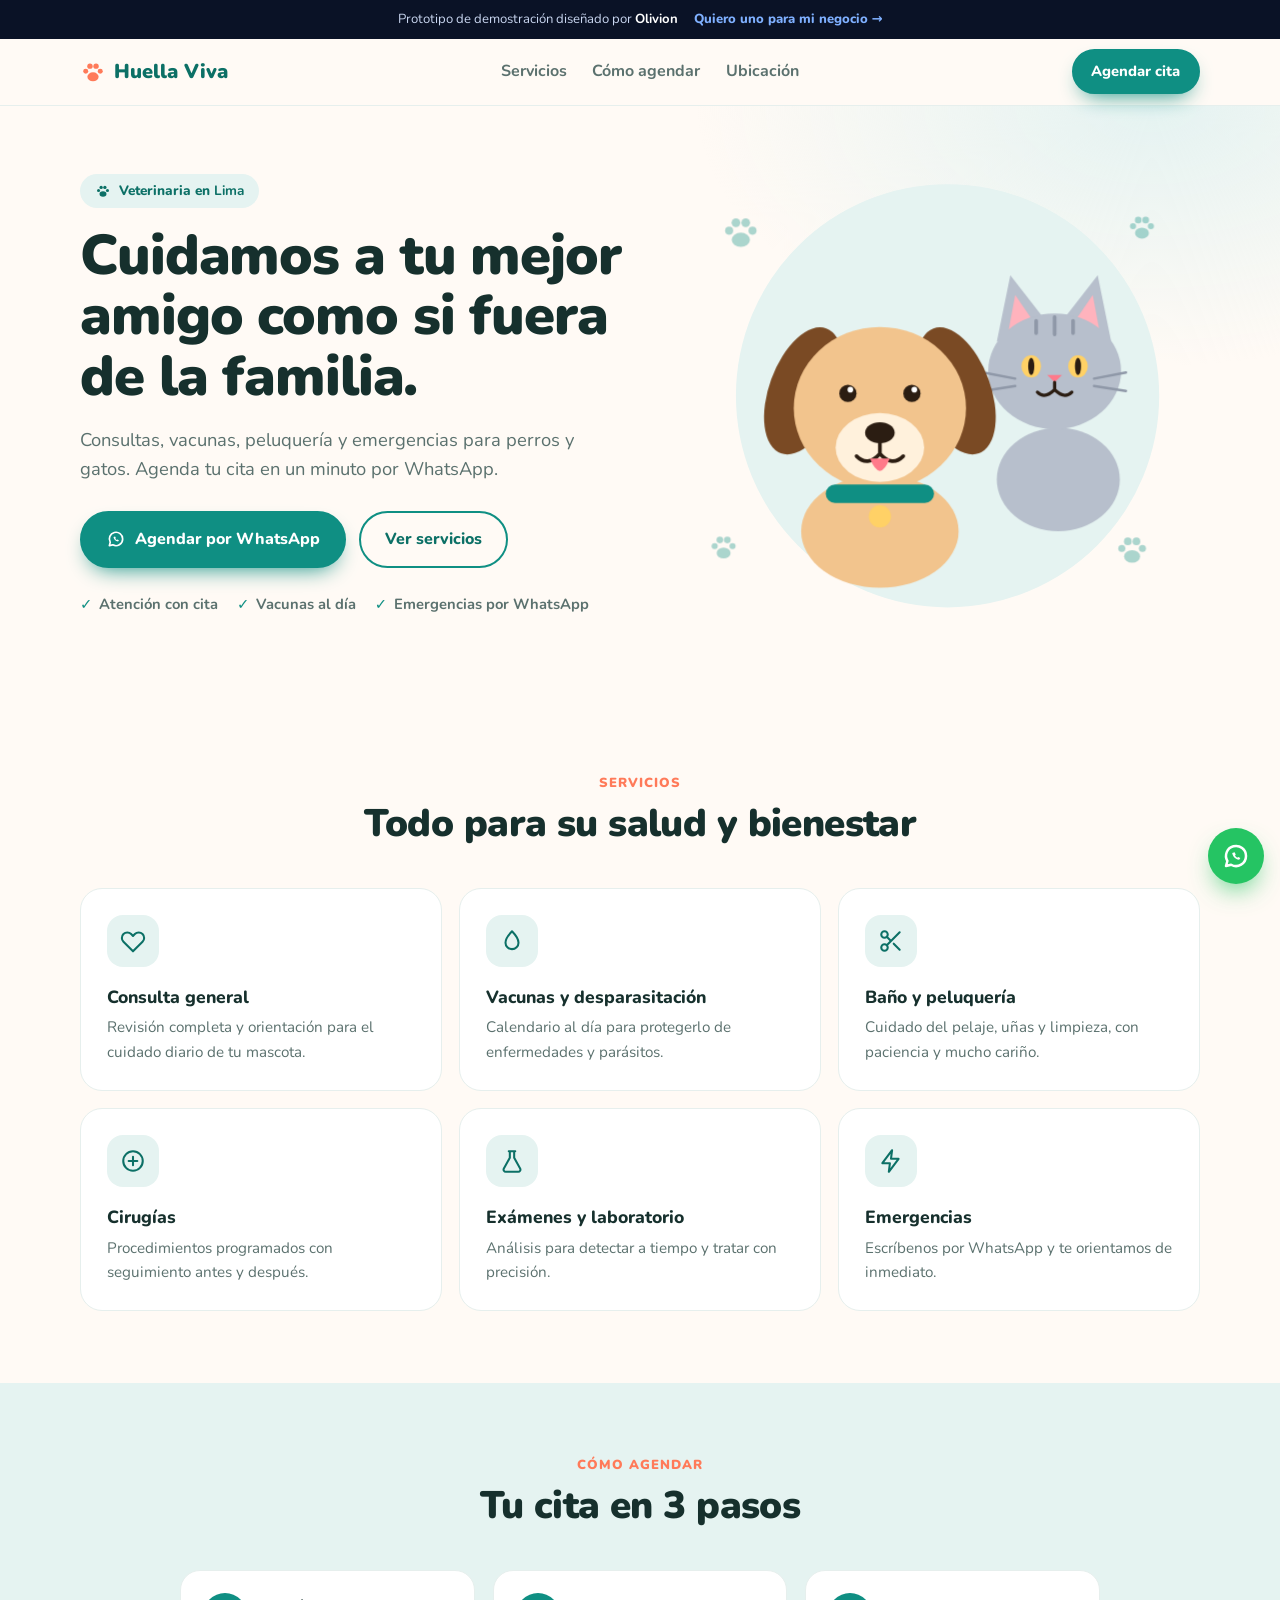
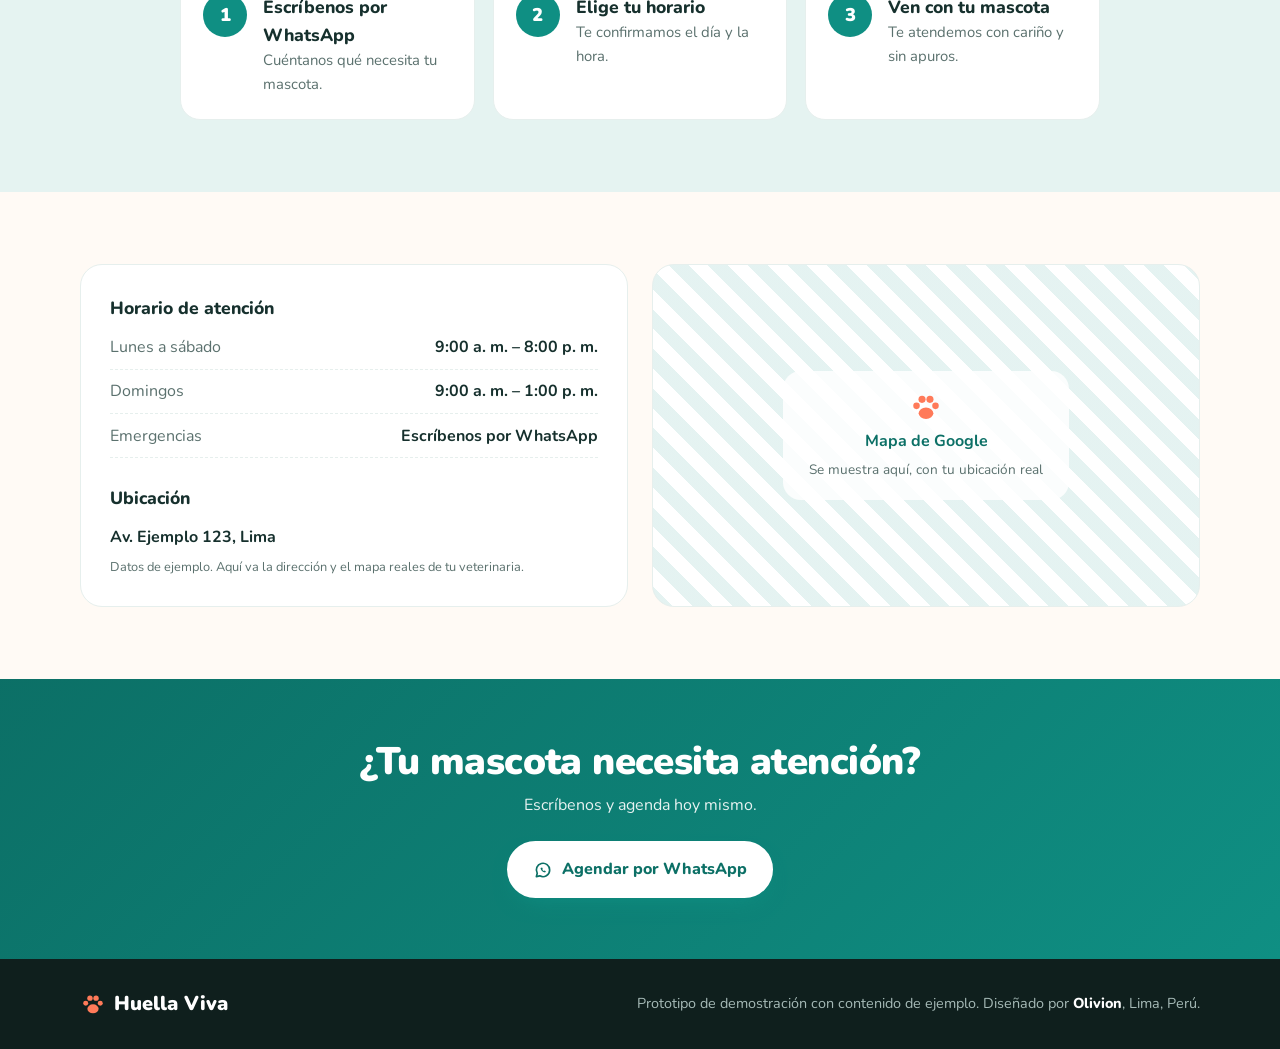
<file: demo/veterinaria/index.html>
<!DOCTYPE html>
<html lang="es">
<head>
<meta charset="utf-8">
<meta name="viewport" content="width=device-width, initial-scale=1">
<meta name="robots" content="noindex, nofollow">
<title>Huella Viva | Veterinaria (prototipo de Olivion)</title>
<meta name="description" content="Prototipo de demostración de página web para una veterinaria, diseñado por Olivion.">
<link rel="icon" type="image/png" href="../../favicon.png">
<link rel="preconnect" href="https://fonts.googleapis.com">
<link rel="preconnect" href="https://fonts.gstatic.com" crossorigin>
<link href="https://fonts.googleapis.com/css2?family=Nunito:wght@400;600;700;800;900&display=swap" rel="stylesheet">
<link rel="stylesheet" href="demo.css">
</head>
<body>
<svg width="0" height="0" style="position:absolute" aria-hidden="true" focusable="false">
  <symbol id="paw" viewBox="0 0 24 24"><ellipse cx="12" cy="16.4" rx="5.2" ry="4.1"/><circle cx="5.3" cy="11.2" r="2.3"/><circle cx="9.2" cy="6.6" r="2.5"/><circle cx="14.8" cy="6.6" r="2.5"/><circle cx="18.7" cy="11.2" r="2.3"/></symbol>
  <symbol id="wa" viewBox="0 0 24 24"><path d="M20 12a8 8 0 0 1-11.9 7L4 20l1.1-4A8 8 0 1 1 20 12z" fill="none" stroke="currentColor" stroke-width="2" stroke-linejoin="round"/><path d="M9 9.5c.3 2.6 2.4 4.9 5.5 5.5l1-1.4-1.8-.9-.7.6a4 4 0 0 1-1.8-1.8l.6-.7-.9-1.8z" fill="currentColor"/></symbol>
</svg>

<div class="demo-bar">
  <span>Prototipo de demostración diseñado por <b>Olivion</b><span id="forWho"></span></span>
  <a data-olivion href="#" target="_blank" rel="noopener">Quiero uno para mi negocio →</a>
</div>

<header class="nav">
  <div class="wrap nav__in">
    <a class="brand" href="#inicio"><svg class="ico" aria-hidden="true"><use href="#paw"/></svg><span data-brand>Huella Viva</span></a>
    <nav class="menu" aria-label="Principal">
      <a href="#servicios">Servicios</a>
      <a href="#como">Cómo agendar</a>
      <a href="#ubicacion">Ubicación</a>
    </nav>
    <a class="btn btn--sm" data-wa href="#" target="_blank" rel="noopener">Agendar cita</a>
  </div>
</header>

<main id="inicio">
  <section class="hero">
    <div class="wrap hero__in">
      <div class="hero__copy">
        <p class="pill"><svg class="ico" aria-hidden="true"><use href="#paw"/></svg><span>Veterinaria en <b data-city>Lima</b></span></p>
        <h1>Cuidamos a tu mejor amigo como si fuera de la familia.</h1>
        <p class="lead">Consultas, vacunas, peluquería y emergencias para perros y gatos. Agenda tu cita en un minuto por WhatsApp.</p>
        <div class="hero__cta">
          <a class="btn" data-wa href="#" target="_blank" rel="noopener"><svg class="ico" aria-hidden="true"><use href="#wa"/></svg>Agendar por WhatsApp</a>
          <a class="btn btn--ghost" href="#servicios">Ver servicios</a>
        </div>
        <ul class="chips">
          <li>Atención con cita</li>
          <li>Vacunas al día</li>
          <li>Emergencias por WhatsApp</li>
        </ul>
      </div>

      <div class="hero__art" aria-hidden="true">
        <svg viewBox="0 0 420 380" role="img">
          <circle cx="215" cy="190" r="172" class="blob"/>
          <g class="paws" opacity=".35">
            <use href="#paw" x="30" y="40" width="34" height="34"/>
            <use href="#paw" x="350" y="300" width="30" height="30"/>
            <use href="#paw" x="360" y="40" width="26" height="26"/>
            <use href="#paw" x="20" y="300" width="26" height="26"/>
          </g>
          <!-- gato -->
          <ellipse cx="305" cy="258" rx="50" ry="42" fill="#b7bfcc"/>
          <polygon points="255,146 266,92 294,128" fill="#b7bfcc"/><polygon points="264,140 270,108 285,130" fill="#ffb3bd"/>
          <polygon points="348,146 337,92 309,128" fill="#b7bfcc"/><polygon points="339,140 333,108 318,130" fill="#ffb3bd"/>
          <ellipse cx="302" cy="170" rx="54" ry="47" fill="#b7bfcc"/>
          <path d="M302 126v14M287 129v10M317 129v10" stroke="#8f98a8" stroke-width="3" stroke-linecap="round"/>
          <ellipse cx="283" cy="166" rx="8" ry="9" fill="#ffd166"/><ellipse cx="321" cy="166" rx="8" ry="9" fill="#ffd166"/>
          <ellipse cx="283" cy="166" rx="2.5" ry="7" fill="#2b1d12"/><ellipse cx="321" cy="166" rx="2.5" ry="7" fill="#2b1d12"/>
          <path d="M302 179l-6-6h12z" fill="#ff7a8a"/>
          <path d="M302 179v6q-8 8-14 2M302 185q8 8 14 2" stroke="#2b1d12" stroke-width="2.6" fill="none" stroke-linecap="round"/>
          <path d="M270 176l-26-5M270 182l-26 4M334 176l26-5M334 182l26 4" stroke="#8f98a8" stroke-width="2" stroke-linecap="round"/>
          <!-- perro -->
          <ellipse cx="160" cy="300" rx="64" ry="46" fill="#f2c48d"/>
          <ellipse cx="98" cy="186" rx="28" ry="54" fill="#7a4a24" transform="rotate(20 98 186)"/>
          <ellipse cx="222" cy="186" rx="28" ry="54" fill="#7a4a24" transform="rotate(-20 222 186)"/>
          <ellipse cx="160" cy="200" rx="70" ry="66" fill="#f2c48d"/>
          <ellipse cx="160" cy="232" rx="36" ry="28" fill="#fff1dc"/>
          <circle cx="134" cy="188" r="7" fill="#2b1d12"/><circle cx="186" cy="188" r="7" fill="#2b1d12"/>
          <circle cx="136" cy="185" r="2.3" fill="#fff"/><circle cx="188" cy="185" r="2.3" fill="#fff"/>
          <ellipse cx="160" cy="220" rx="12" ry="8.5" fill="#2b1d12"/>
          <path d="M160 228v9M160 237q-10 11 -19 2M160 237q10 11 19 2" stroke="#2b1d12" stroke-width="3" fill="none" stroke-linecap="round"/>
          <path d="M152 241q8 20 16 0z" fill="#ff7a8a"/>
          <rect x="116" y="262" width="88" height="15" rx="7.5" class="collar"/>
          <circle cx="160" cy="288" r="9" fill="#ffd166"/>
        </svg>
      </div>
    </div>
  </section>

  <section class="sec" id="servicios">
    <div class="wrap">
      <div class="sec__head">
        <p class="eyebrow">Servicios</p>
        <h2>Todo para su salud y bienestar</h2>
      </div>
      <div class="cards">
        <article class="card"><span class="ic"><svg viewBox="0 0 24 24"><path d="M20.8 5.6a5 5 0 0 0-7.1 0L12 7.3l-1.7-1.7a5 5 0 0 0-7.1 7.1L12 21.5l8.8-8.8a5 5 0 0 0 0-7.1z"/></svg></span><h3>Consulta general</h3><p>Revisión completa y orientación para el cuidado diario de tu mascota.</p></article>
        <article class="card"><span class="ic"><svg viewBox="0 0 24 24"><path d="M12 3s6 6.2 6 10.5a6 6 0 0 1-12 0C6 9.2 12 3 12 3z"/></svg></span><h3>Vacunas y desparasitación</h3><p>Calendario al día para protegerlo de enfermedades y parásitos.</p></article>
        <article class="card"><span class="ic"><svg viewBox="0 0 24 24"><circle cx="6" cy="6" r="3"/><circle cx="6" cy="18" r="3"/><path d="M20 4 8.1 15.9M14.5 14.5 20 20M8.1 8.1 12 12"/></svg></span><h3>Baño y peluquería</h3><p>Cuidado del pelaje, uñas y limpieza, con paciencia y mucho cariño.</p></article>
        <article class="card"><span class="ic"><svg viewBox="0 0 24 24"><circle cx="12" cy="12" r="9"/><path d="M12 8v8M8 12h8"/></svg></span><h3>Cirugías</h3><p>Procedimientos programados con seguimiento antes y después.</p></article>
        <article class="card"><span class="ic"><svg viewBox="0 0 24 24"><path d="M9 3h6M10 3v6L4.5 19a2 2 0 0 0 1.8 3h11.4a2 2 0 0 0 1.8-3L14 9V3"/></svg></span><h3>Exámenes y laboratorio</h3><p>Análisis para detectar a tiempo y tratar con precisión.</p></article>
        <article class="card"><span class="ic"><svg viewBox="0 0 24 24"><path d="M13 2 4 14h7l-1 8 9-12h-7l1-8z"/></svg></span><h3>Emergencias</h3><p>Escríbenos por WhatsApp y te orientamos de inmediato.</p></article>
      </div>
    </div>
  </section>

  <section class="sec sec--tint" id="como">
    <div class="wrap">
      <div class="sec__head">
        <p class="eyebrow">Cómo agendar</p>
        <h2>Tu cita en 3 pasos</h2>
      </div>
      <ol class="steps">
        <li><span>1</span><div><h3>Escríbenos por WhatsApp</h3><p>Cuéntanos qué necesita tu mascota.</p></div></li>
        <li><span>2</span><div><h3>Elige tu horario</h3><p>Te confirmamos el día y la hora.</p></div></li>
        <li><span>3</span><div><h3>Ven con tu mascota</h3><p>Te atendemos con cariño y sin apuros.</p></div></li>
      </ol>
    </div>
  </section>

  <section class="sec" id="ubicacion">
    <div class="wrap info">
      <div class="info__card">
        <h3>Horario de atención</h3>
        <ul class="hours">
          <li><span>Lunes a sábado</span><b>9:00 a. m. – 8:00 p. m.</b></li>
          <li><span>Domingos</span><b>9:00 a. m. – 1:00 p. m.</b></li>
          <li><span>Emergencias</span><b>Escríbenos por WhatsApp</b></li>
        </ul>
        <h3>Ubicación</h3>
        <p class="addr">Av. Ejemplo 123, <span data-city>Lima</span></p>
        <p class="small">Datos de ejemplo. Aquí va la dirección y el mapa reales de tu veterinaria.</p>
      </div>
      <div class="map" aria-hidden="true"><div><svg class="ico" aria-hidden="true"><use href="#paw"/></svg><b>Mapa de Google</b><span>Se muestra aquí, con tu ubicación real</span></div></div>
    </div>
  </section>

  <section class="band">
    <div class="wrap band__in">
      <h2>¿Tu mascota necesita atención?</h2>
      <p>Escríbenos y agenda hoy mismo.</p>
      <a class="btn btn--light" data-wa href="#" target="_blank" rel="noopener"><svg class="ico" aria-hidden="true"><use href="#wa"/></svg>Agendar por WhatsApp</a>
    </div>
  </section>
</main>

<footer class="foot">
  <div class="wrap foot__in">
    <span class="brand"><svg class="ico" aria-hidden="true"><use href="#paw"/></svg><span data-brand>Huella Viva</span></span>
    <p>Prototipo de demostración con contenido de ejemplo. Diseñado por <a data-olivion href="#" target="_blank" rel="noopener">Olivion</a>, Lima, Perú.</p>
  </div>
</footer>

<a class="wa-float" data-wa href="#" target="_blank" rel="noopener" aria-label="Escribir por WhatsApp"><svg aria-hidden="true"><use href="#wa"/></svg></a>

<script src="demo.js"></script>
</body>
</html>
</file>
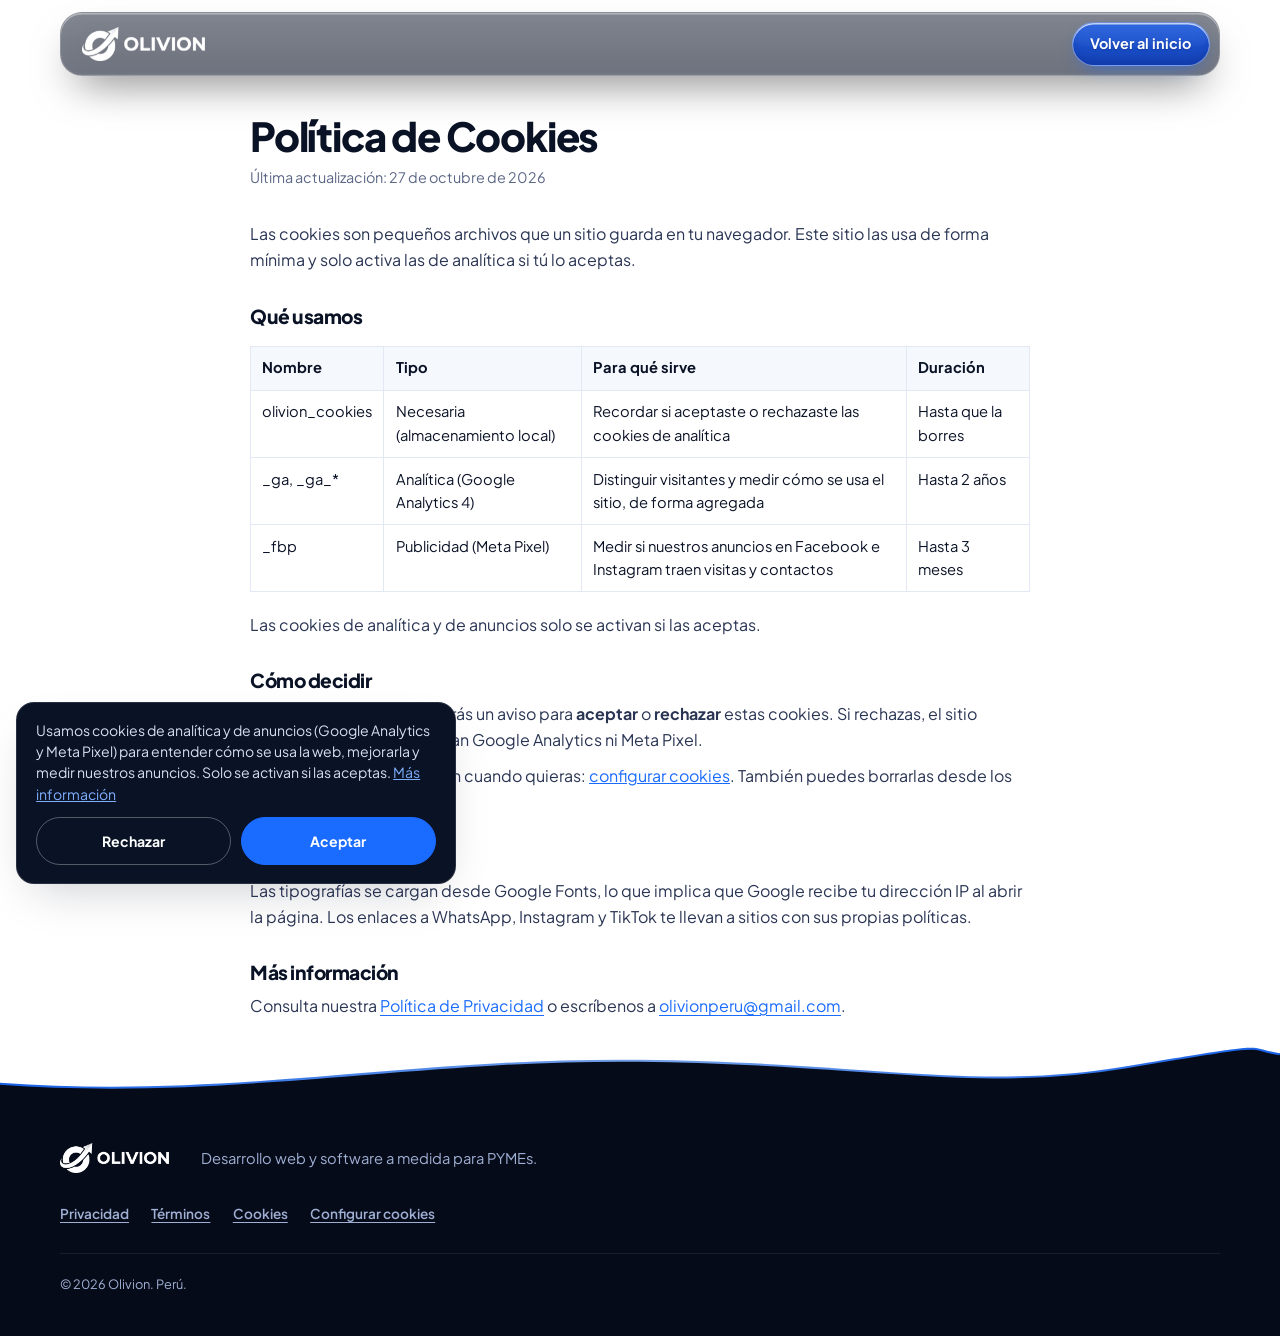
<file: cookies.html>
<!DOCTYPE html>
<html lang="es">
<head>
<meta charset="utf-8">
<meta name="viewport" content="width=device-width, initial-scale=1">
<title>Política de Cookies | Olivion</title>
<meta name="description" content="Qué cookies usa el sitio de Olivion, para qué sirven y cómo puedes aceptarlas, rechazarlas o cambiar tu decisión.">
<meta name="theme-color" content="#0a1226">
<link rel="canonical" href="https://olivionperu.com/cookies">
<link rel="icon" type="image/png" href="favicon.png">
<link rel="preconnect" href="https://fonts.googleapis.com">
<link rel="preconnect" href="https://fonts.gstatic.com" crossorigin>
<link href="https://fonts.googleapis.com/css2?family=Plus+Jakarta+Sans:wght@400;500;600;700;800&display=swap" rel="stylesheet">
<link rel="stylesheet" href="styles.css">
</head>
<body>
<header class="nav">
  <div class="wrap nav__in">
    <a href="/" class="brand" aria-label="Olivion, inicio"><img src="img/logo-h-light.png" alt="Olivion" height="34"></a>
    <nav class="menu" aria-label="Principal"><a href="/" class="btn btn--sm">Volver al inicio</a></nav>
  </div>
</header>

<main class="legal"><div class="legal__in">
<h1>Política de Cookies</h1>
<p class="upd">Última actualización: 27 de octubre de 2026</p>

<p>Las cookies son pequeños archivos que un sitio guarda en tu navegador. Este sitio las usa de forma mínima y solo activa las de analítica si tú lo aceptas.</p>

<h2>Qué usamos</h2>
<div class="legal__scroll"><table>
  <tr><th>Nombre</th><th>Tipo</th><th>Para qué sirve</th><th>Duración</th></tr>
<tr><td data-label="Nombre">olivion_cookies</td><td data-label="Tipo">Necesaria (almacenamiento local)</td><td data-label="Para qué sirve">Recordar si aceptaste o rechazaste las cookies de analítica</td><td data-label="Duración">Hasta que la borres</td></tr>
<tr><td data-label="Nombre">_ga, _ga_*</td><td data-label="Tipo">Analítica (Google Analytics 4)</td><td data-label="Para qué sirve">Distinguir visitantes y medir cómo se usa el sitio, de forma agregada</td><td data-label="Duración">Hasta 2 años</td></tr>
<tr><td data-label="Nombre">_fbp</td><td data-label="Tipo">Publicidad (Meta Pixel)</td><td data-label="Para qué sirve">Medir si nuestros anuncios en Facebook e Instagram traen visitas y contactos</td><td data-label="Duración">Hasta 3 meses</td></tr>
</table></div>
<p>Las cookies de analítica y de anuncios solo se activan si las aceptas.</p>

<h2>Cómo decidir</h2>
<p>Al entrar por primera vez verás un aviso para <strong>aceptar</strong> o <strong>rechazar</strong> estas cookies. Si rechazas, el sitio funciona igual y no se activan Google Analytics ni Meta Pixel.</p>
<p>Puedes cambiar tu decisión cuando quieras: <button type="button" data-cookies style="font:inherit;color:var(--blue);background:none;border:0;padding:0;cursor:pointer;text-decoration:underline">configurar cookies</button>. También puedes borrarlas desde los ajustes de tu navegador.</p>

<h2>Servicios de terceros</h2>
<p>Las tipografías se cargan desde Google Fonts, lo que implica que Google recibe tu dirección IP al abrir la página. Los enlaces a WhatsApp, Instagram y TikTok te llevan a sitios con sus propias políticas.</p>

<h2>Más información</h2>
<p>Consulta nuestra <a href="/privacidad">Política de Privacidad</a> o escríbenos a <a href="mailto:olivionperu@gmail.com">olivionperu@gmail.com</a>.</p>
</div></main>

<footer class="foot">
  <div class="wrap foot__in">
    <img src="img/logo-h-light.png" alt="Olivion" height="30">
    <p>Desarrollo web y software a medida para PYMEs.</p>
    <nav class="foot__legal" aria-label="Legal"><a href="/privacidad">Privacidad</a><a href="/terminos">Términos</a><a href="/cookies">Cookies</a><button type="button" data-cookies>Configurar cookies</button></nav>
    <small>© 2026 Olivion. Perú.</small>
  </div>
</footer>
<script src="analytics.js"></script>
</body>
</html>
</file>
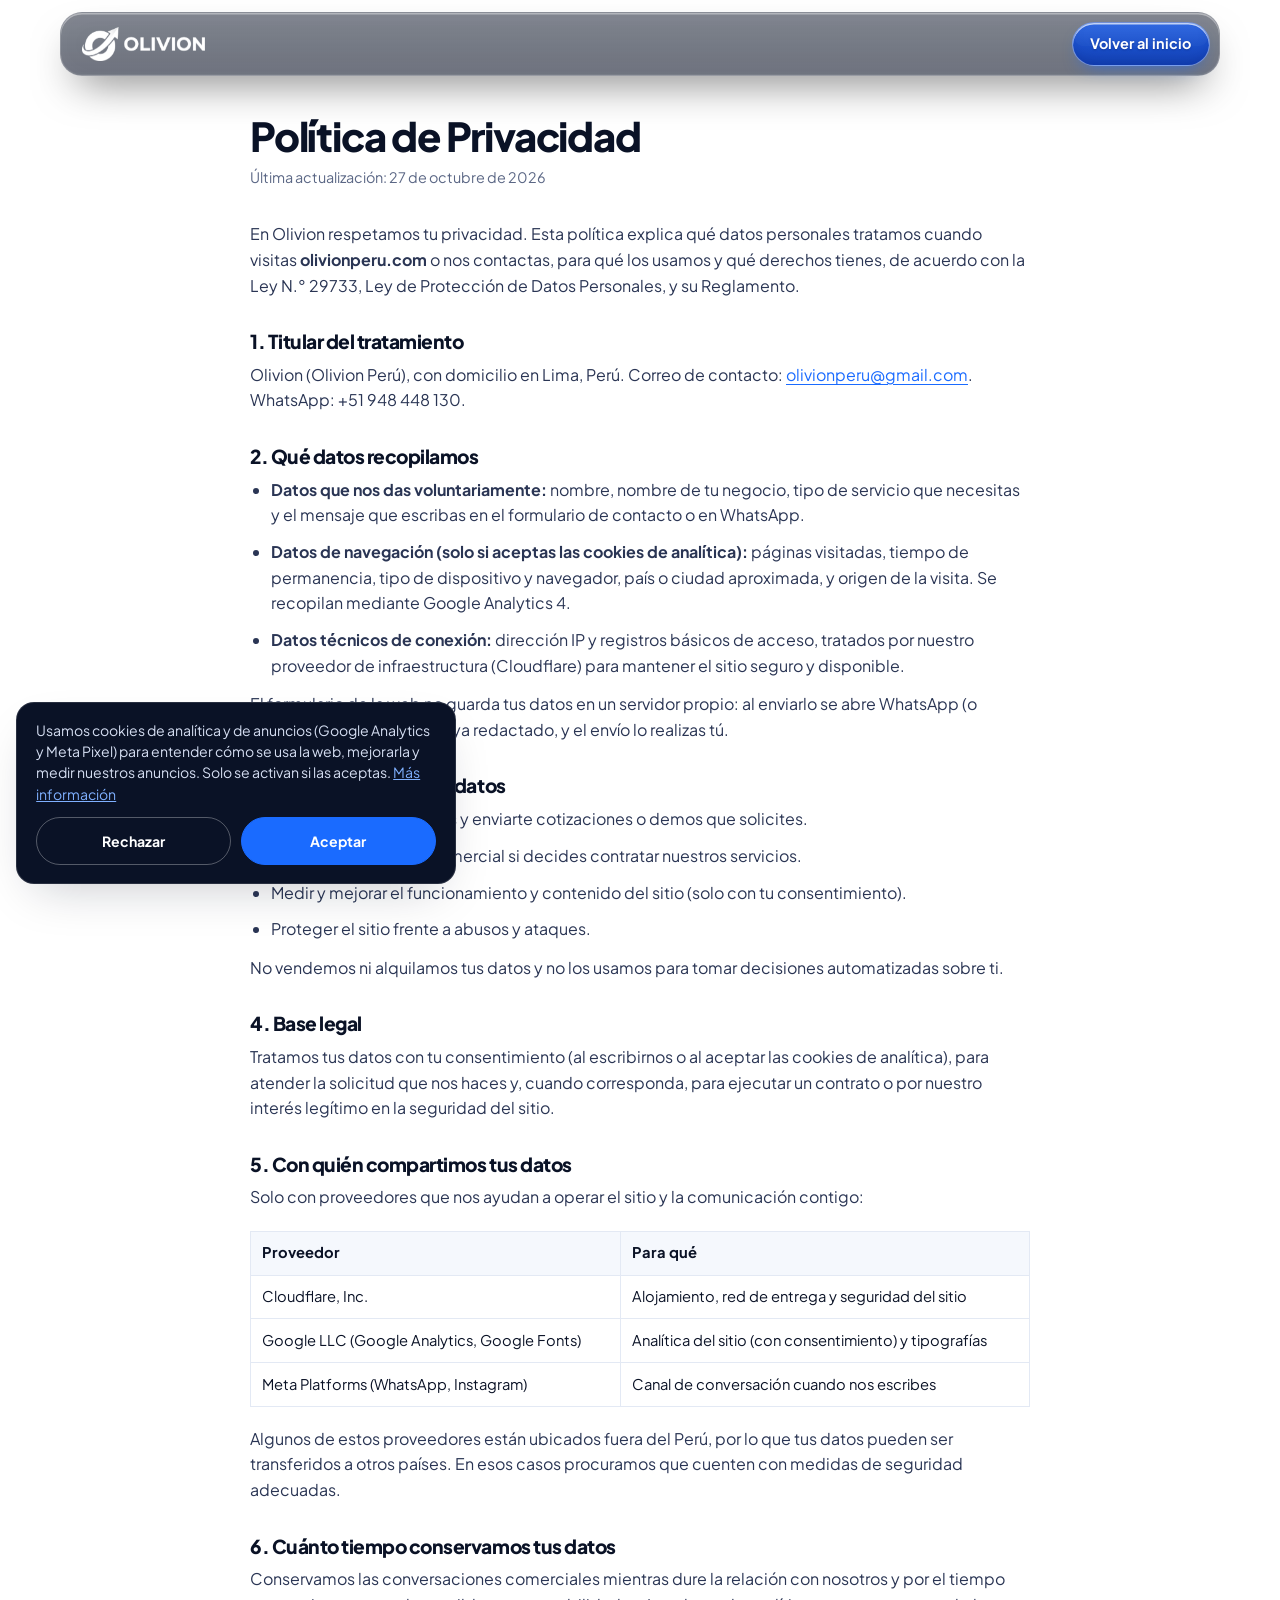
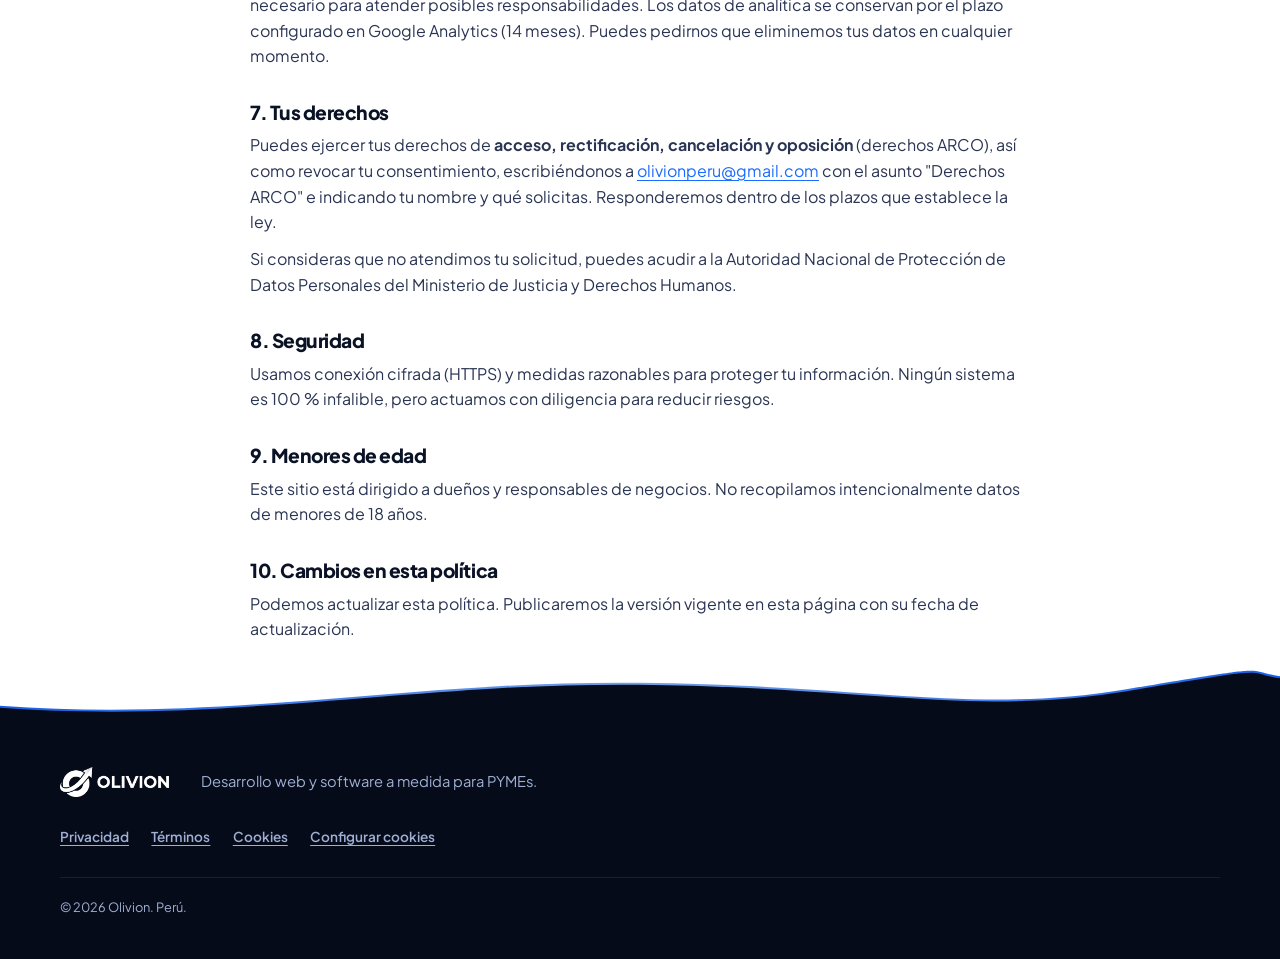
<file: privacidad.html>
<!DOCTYPE html>
<html lang="es">
<head>
<meta charset="utf-8">
<meta name="viewport" content="width=device-width, initial-scale=1">
<title>Política de Privacidad | Olivion</title>
<meta name="description" content="Cómo Olivion recopila, usa y protege tus datos personales, conforme a la Ley N.° 29733 de Protección de Datos Personales del Perú.">
<meta name="theme-color" content="#0a1226">
<link rel="canonical" href="https://olivionperu.com/privacidad">
<link rel="icon" type="image/png" href="favicon.png">
<link rel="preconnect" href="https://fonts.googleapis.com">
<link rel="preconnect" href="https://fonts.gstatic.com" crossorigin>
<link href="https://fonts.googleapis.com/css2?family=Plus+Jakarta+Sans:wght@400;500;600;700;800&display=swap" rel="stylesheet">
<link rel="stylesheet" href="styles.css">
</head>
<body>
<header class="nav">
  <div class="wrap nav__in">
    <a href="/" class="brand" aria-label="Olivion, inicio"><img src="img/logo-h-light.png" alt="Olivion" height="34"></a>
    <nav class="menu" aria-label="Principal"><a href="/" class="btn btn--sm">Volver al inicio</a></nav>
  </div>
</header>

<main class="legal"><div class="legal__in">
<h1>Política de Privacidad</h1>
<p class="upd">Última actualización: 27 de octubre de 2026</p>

<p>En Olivion respetamos tu privacidad. Esta política explica qué datos personales tratamos cuando visitas <strong>olivionperu.com</strong> o nos contactas, para qué los usamos y qué derechos tienes, de acuerdo con la Ley N.° 29733, Ley de Protección de Datos Personales, y su Reglamento.</p>

<h2>1. Titular del tratamiento</h2>
<p>Olivion (Olivion Perú), con domicilio en Lima, Perú. Correo de contacto: <a href="mailto:olivionperu@gmail.com">olivionperu@gmail.com</a>. WhatsApp: +51 948 448 130.</p>

<h2>2. Qué datos recopilamos</h2>
<ul>
  <li><strong>Datos que nos das voluntariamente:</strong> nombre, nombre de tu negocio, tipo de servicio que necesitas y el mensaje que escribas en el formulario de contacto o en WhatsApp.</li>
  <li><strong>Datos de navegación (solo si aceptas las cookies de analítica):</strong> páginas visitadas, tiempo de permanencia, tipo de dispositivo y navegador, país o ciudad aproximada, y origen de la visita. Se recopilan mediante Google Analytics 4.</li>
  <li><strong>Datos técnicos de conexión:</strong> dirección IP y registros básicos de acceso, tratados por nuestro proveedor de infraestructura (Cloudflare) para mantener el sitio seguro y disponible.</li>
</ul>
<p>El formulario de la web no guarda tus datos en un servidor propio: al enviarlo se abre WhatsApp (o Instagram) con tu mensaje ya redactado, y el envío lo realizas tú.</p>

<h2>3. Para qué usamos tus datos</h2>
<ul>
  <li>Responder tus consultas y enviarte cotizaciones o demos que solicites.</li>
  <li>Gestionar la relación comercial si decides contratar nuestros servicios.</li>
  <li>Medir y mejorar el funcionamiento y contenido del sitio (solo con tu consentimiento).</li>
  <li>Proteger el sitio frente a abusos y ataques.</li>
</ul>
<p>No vendemos ni alquilamos tus datos y no los usamos para tomar decisiones automatizadas sobre ti.</p>

<h2>4. Base legal</h2>
<p>Tratamos tus datos con tu consentimiento (al escribirnos o al aceptar las cookies de analítica), para atender la solicitud que nos haces y, cuando corresponda, para ejecutar un contrato o por nuestro interés legítimo en la seguridad del sitio.</p>

<h2>5. Con quién compartimos tus datos</h2>
<p>Solo con proveedores que nos ayudan a operar el sitio y la comunicación contigo:</p>
<div class="legal__scroll"><table>
  <tr><th>Proveedor</th><th>Para qué</th></tr>
<tr><td data-label="Proveedor">Cloudflare, Inc.</td><td data-label="Para qué">Alojamiento, red de entrega y seguridad del sitio</td></tr>
<tr><td data-label="Proveedor">Google LLC (Google Analytics, Google Fonts)</td><td data-label="Para qué">Analítica del sitio (con consentimiento) y tipografías</td></tr>
<tr><td data-label="Proveedor">Meta Platforms (WhatsApp, Instagram)</td><td data-label="Para qué">Canal de conversación cuando nos escribes</td></tr>
</table></div>
<p>Algunos de estos proveedores están ubicados fuera del Perú, por lo que tus datos pueden ser transferidos a otros países. En esos casos procuramos que cuenten con medidas de seguridad adecuadas.</p>

<h2>6. Cuánto tiempo conservamos tus datos</h2>
<p>Conservamos las conversaciones comerciales mientras dure la relación con nosotros y por el tiempo necesario para atender posibles responsabilidades. Los datos de analítica se conservan por el plazo configurado en Google Analytics (14 meses). Puedes pedirnos que eliminemos tus datos en cualquier momento.</p>

<h2>7. Tus derechos</h2>
<p>Puedes ejercer tus derechos de <strong>acceso, rectificación, cancelación y oposición</strong> (derechos ARCO), así como revocar tu consentimiento, escribiéndonos a <a href="mailto:olivionperu@gmail.com">olivionperu@gmail.com</a> con el asunto "Derechos ARCO" e indicando tu nombre y qué solicitas. Responderemos dentro de los plazos que establece la ley.</p>
<p>Si consideras que no atendimos tu solicitud, puedes acudir a la Autoridad Nacional de Protección de Datos Personales del Ministerio de Justicia y Derechos Humanos.</p>

<h2>8. Seguridad</h2>
<p>Usamos conexión cifrada (HTTPS) y medidas razonables para proteger tu información. Ningún sistema es 100 % infalible, pero actuamos con diligencia para reducir riesgos.</p>

<h2>9. Menores de edad</h2>
<p>Este sitio está dirigido a dueños y responsables de negocios. No recopilamos intencionalmente datos de menores de 18 años.</p>

<h2>10. Cambios en esta política</h2>
<p>Podemos actualizar esta política. Publicaremos la versión vigente en esta página con su fecha de actualización.</p>
</div></main>

<footer class="foot">
  <div class="wrap foot__in">
    <img src="img/logo-h-light.png" alt="Olivion" height="30">
    <p>Desarrollo web y software a medida para PYMEs.</p>
    <nav class="foot__legal" aria-label="Legal"><a href="/privacidad">Privacidad</a><a href="/terminos">Términos</a><a href="/cookies">Cookies</a><button type="button" data-cookies>Configurar cookies</button></nav>
    <small>© 2026 Olivion. Perú.</small>
  </div>
</footer>
<script src="analytics.js"></script>
</body>
</html>
</file>
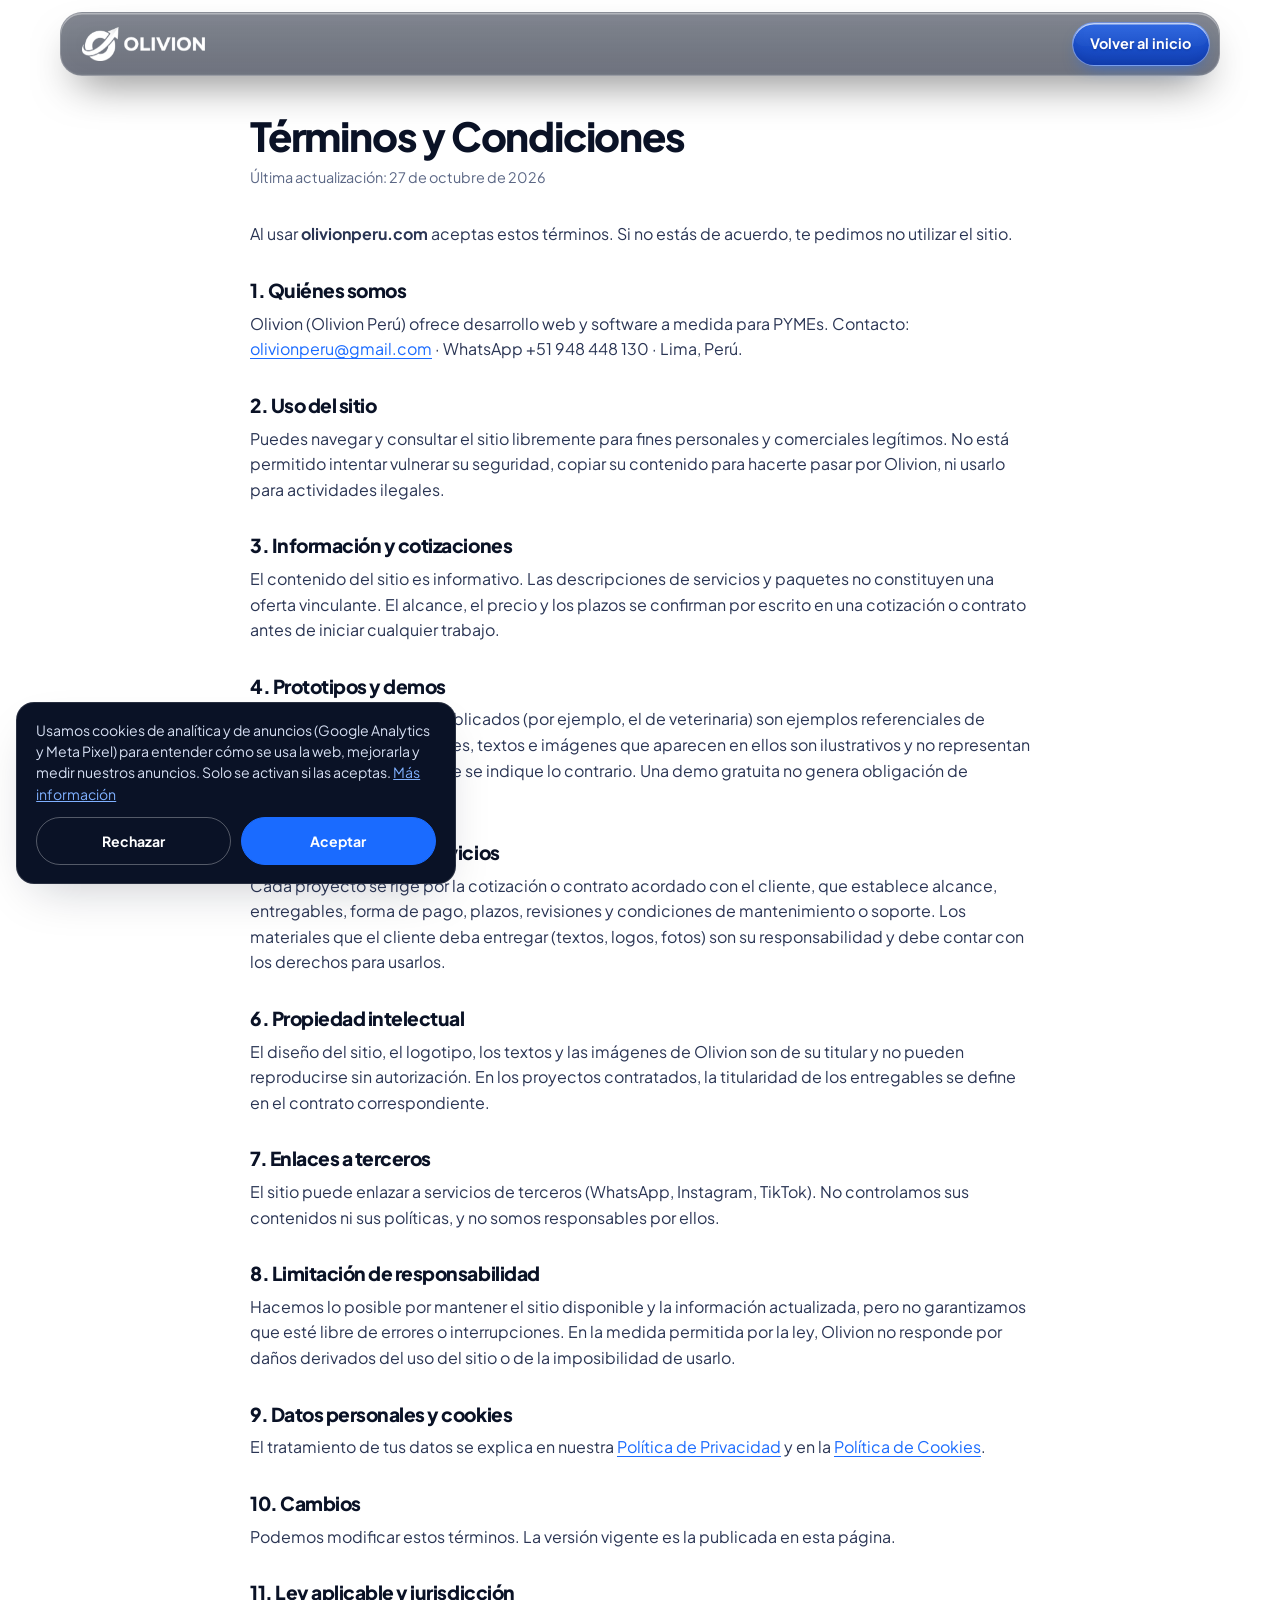
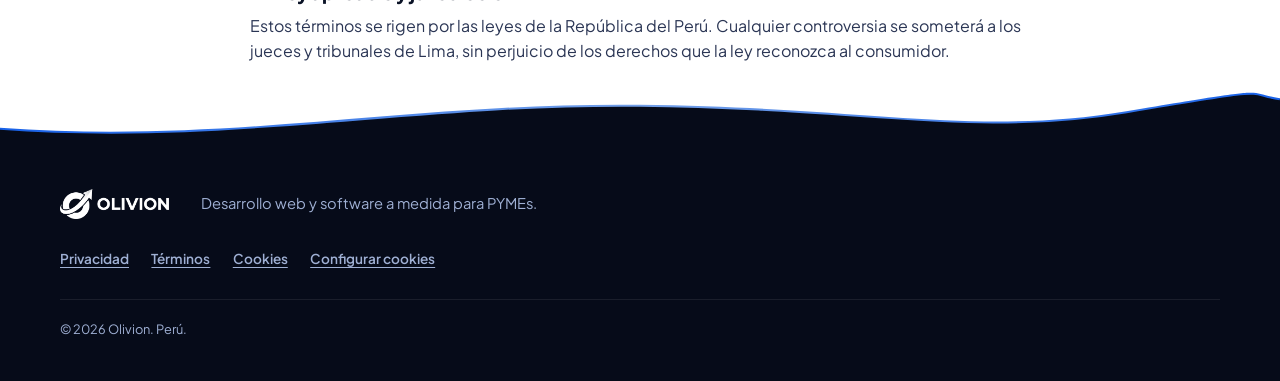
<file: terminos.html>
<!DOCTYPE html>
<html lang="es">
<head>
<meta charset="utf-8">
<meta name="viewport" content="width=device-width, initial-scale=1">
<title>Términos y Condiciones | Olivion</title>
<meta name="description" content="Condiciones de uso del sitio web de Olivion y de la contratación de sus servicios de desarrollo web y software a medida.">
<meta name="theme-color" content="#0a1226">
<link rel="canonical" href="https://olivionperu.com/terminos">
<link rel="icon" type="image/png" href="favicon.png">
<link rel="preconnect" href="https://fonts.googleapis.com">
<link rel="preconnect" href="https://fonts.gstatic.com" crossorigin>
<link href="https://fonts.googleapis.com/css2?family=Plus+Jakarta+Sans:wght@400;500;600;700;800&display=swap" rel="stylesheet">
<link rel="stylesheet" href="styles.css">
</head>
<body>
<header class="nav">
  <div class="wrap nav__in">
    <a href="/" class="brand" aria-label="Olivion, inicio"><img src="img/logo-h-light.png" alt="Olivion" height="34"></a>
    <nav class="menu" aria-label="Principal"><a href="/" class="btn btn--sm">Volver al inicio</a></nav>
  </div>
</header>

<main class="legal"><div class="legal__in">
<h1>Términos y Condiciones</h1>
<p class="upd">Última actualización: 27 de octubre de 2026</p>

<p>Al usar <strong>olivionperu.com</strong> aceptas estos términos. Si no estás de acuerdo, te pedimos no utilizar el sitio.</p>

<h2>1. Quiénes somos</h2>
<p>Olivion (Olivion Perú) ofrece desarrollo web y software a medida para PYMEs. Contacto: <a href="mailto:olivionperu@gmail.com">olivionperu@gmail.com</a> · WhatsApp +51 948 448 130 · Lima, Perú.</p>

<h2>2. Uso del sitio</h2>
<p>Puedes navegar y consultar el sitio libremente para fines personales y comerciales legítimos. No está permitido intentar vulnerar su seguridad, copiar su contenido para hacerte pasar por Olivion, ni usarlo para actividades ilegales.</p>

<h2>3. Información y cotizaciones</h2>
<p>El contenido del sitio es informativo. Las descripciones de servicios y paquetes no constituyen una oferta vinculante. El alcance, el precio y los plazos se confirman por escrito en una cotización o contrato antes de iniciar cualquier trabajo.</p>

<h2>4. Prototipos y demos</h2>
<p>Los prototipos y demos publicados (por ejemplo, el de veterinaria) son ejemplos referenciales de nuestro trabajo. Los nombres, textos e imágenes que aparecen en ellos son ilustrativos y no representan a negocios reales, salvo que se indique lo contrario. Una demo gratuita no genera obligación de contratación.</p>

<h2>5. Contratación de servicios</h2>
<p>Cada proyecto se rige por la cotización o contrato acordado con el cliente, que establece alcance, entregables, forma de pago, plazos, revisiones y condiciones de mantenimiento o soporte. Los materiales que el cliente deba entregar (textos, logos, fotos) son su responsabilidad y debe contar con los derechos para usarlos.</p>

<h2>6. Propiedad intelectual</h2>
<p>El diseño del sitio, el logotipo, los textos y las imágenes de Olivion son de su titular y no pueden reproducirse sin autorización. En los proyectos contratados, la titularidad de los entregables se define en el contrato correspondiente.</p>

<h2>7. Enlaces a terceros</h2>
<p>El sitio puede enlazar a servicios de terceros (WhatsApp, Instagram, TikTok). No controlamos sus contenidos ni sus políticas, y no somos responsables por ellos.</p>

<h2>8. Limitación de responsabilidad</h2>
<p>Hacemos lo posible por mantener el sitio disponible y la información actualizada, pero no garantizamos que esté libre de errores o interrupciones. En la medida permitida por la ley, Olivion no responde por daños derivados del uso del sitio o de la imposibilidad de usarlo.</p>

<h2>9. Datos personales y cookies</h2>
<p>El tratamiento de tus datos se explica en nuestra <a href="/privacidad">Política de Privacidad</a> y en la <a href="/cookies">Política de Cookies</a>.</p>

<h2>10. Cambios</h2>
<p>Podemos modificar estos términos. La versión vigente es la publicada en esta página.</p>

<h2>11. Ley aplicable y jurisdicción</h2>
<p>Estos términos se rigen por las leyes de la República del Perú. Cualquier controversia se someterá a los jueces y tribunales de Lima, sin perjuicio de los derechos que la ley reconozca al consumidor.</p>
</div></main>

<footer class="foot">
  <div class="wrap foot__in">
    <img src="img/logo-h-light.png" alt="Olivion" height="30">
    <p>Desarrollo web y software a medida para PYMEs.</p>
    <nav class="foot__legal" aria-label="Legal"><a href="/privacidad">Privacidad</a><a href="/terminos">Términos</a><a href="/cookies">Cookies</a><button type="button" data-cookies>Configurar cookies</button></nav>
    <small>© 2026 Olivion. Perú.</small>
  </div>
</footer>
<script src="analytics.js"></script>
</body>
</html>
</file>
<file: styles.css>
:root{
  --ink:#0a1226; --ink2:#111c3a; --blue:#1a6bff; --blue-d:#0f55d6; --sky:#e8f0ff;
  --bg:#ffffff; --soft:#f5f8fd; --line:#e3e9f4; --muted:#5b6785; --wa:#1fb855;
  --r:18px; --shadow:0 20px 50px -20px rgba(10,18,38,.25);
}
*{box-sizing:border-box;margin:0;padding:0}
html{scroll-behavior:smooth;scroll-padding-top:76px}
body{font-family:'Plus Jakarta Sans',system-ui,-apple-system,Segoe UI,sans-serif;color:var(--ink);background:var(--bg);line-height:1.6;-webkit-font-smoothing:antialiased}
img{max-width:100%;display:block}
a{color:inherit;text-decoration:none}
ul,ol{list-style:none}
.wrap{width:min(1160px,100% - 32px);margin-inline:auto}

/* buttons */
.btn{display:inline-flex;align-items:center;gap:.5rem;justify-content:center;background:var(--blue);color:#fff;font-weight:700;font-size:.98rem;padding:.9rem 1.5rem;border-radius:999px;border:0;cursor:pointer;transition:transform .2s,background .2s,box-shadow .2s;box-shadow:0 10px 24px -10px rgba(26,107,255,.7)}
.btn:hover{background:var(--blue-d);transform:translateY(-2px)}
.btn--sm{padding:.6rem 1.1rem;font-size:.9rem;box-shadow:none}
.btn--ghost{background:transparent;color:var(--ink);border:1.5px solid var(--line);box-shadow:none}
.btn--ghost:hover{background:var(--soft);border-color:var(--ink)}
.btn--wa{background:var(--wa);box-shadow:0 10px 24px -10px rgba(31,184,85,.7)}
.btn--wa:hover{background:#17a049}
.btn--line{background:transparent;border:1.5px solid rgba(255,255,255,.35);box-shadow:none}
.btn--line:hover{background:rgba(255,255,255,.1)}
.btn--full{width:100%}
:focus-visible{outline:3px solid var(--blue);outline-offset:3px}

/* nav */
.nav{position:sticky;top:0;z-index:50;background:rgba(10,18,38,.96);backdrop-filter:saturate(180%) blur(14px);border-bottom:1px solid rgba(255,255,255,.08)}
.nav__in{display:flex;align-items:center;justify-content:space-between;height:68px}
.brand img{height:34px;width:auto}
.menu{display:flex;align-items:center;gap:1.8rem;font-weight:600;font-size:.95rem}
.menu a:not(.btn){color:#a9b8d8;transition:color .2s}
.menu a:not(.btn):hover{color:#fff}
.burger{display:none;background:none;border:0;width:44px;height:44px;cursor:pointer;position:relative}
.burger span{position:absolute;left:11px;right:11px;height:2px;background:#fff;border-radius:2px;transition:.25s}
.burger span:first-child{top:18px}.burger span:last-child{top:26px}
.burger[aria-expanded="true"] span:first-child{top:22px;transform:rotate(45deg)}
.burger[aria-expanded="true"] span:last-child{top:22px;transform:rotate(-45deg)}

/* hero */
.hero{position:relative;overflow:hidden;background:var(--ink);color:#fff;isolation:isolate;display:flex;flex-direction:column;min-height:min(880px,calc(100svh - 68px))}
.hero__bg{position:absolute;inset:0;z-index:-1;overflow:hidden}
.orb{position:absolute;border-radius:50%;filter:blur(80px);opacity:.5;will-change:transform}
.o1{width:560px;height:560px;background:radial-gradient(circle,#1a6bff,transparent 65%);top:-220px;left:50%;margin-left:-280px;animation:drift1 16s ease-in-out infinite}
.o2{width:420px;height:420px;background:radial-gradient(circle,#3a4dff,transparent 65%);bottom:-120px;right:-80px;opacity:.35;animation:drift2 19s ease-in-out infinite}
@keyframes drift1{50%{transform:translate(-70px,40px) scale(1.12)}}
@keyframes drift2{50%{transform:translate(-60px,-40px) scale(1.15)}}

.hero__c{display:flex;flex-direction:column;align-items:center;text-align:center;padding:3rem 0 .5rem}
.eyebrow{display:inline-flex;align-items:center;gap:.55rem;font-size:.82rem;font-weight:700;letter-spacing:.06em;text-transform:uppercase;color:var(--blue);margin-bottom:1.2rem}
.eyebrow--l{color:#a9c9ff;background:rgba(255,255,255,.06);border:1px solid rgba(255,255,255,.14);padding:.45rem 1rem;border-radius:99px;backdrop-filter:blur(6px)}
.dot{width:8px;height:8px;border-radius:50%;background:currentColor}
.dot--live{background:#35e07a;box-shadow:0 0 0 0 rgba(53,224,122,.6);animation:ping 2s infinite}
@keyframes ping{70%{box-shadow:0 0 0 10px rgba(53,224,122,0)}100%{box-shadow:0 0 0 0 rgba(53,224,122,0)}}
h1{font-size:clamp(2.3rem,5vw,3.9rem);line-height:1.07;font-weight:800;letter-spacing:-.03em}
.hero h1{color:#fff;font-size:clamp(2.3rem,5.4vw,4.3rem);max-width:21ch}
h1 em{font-style:normal;background:linear-gradient(100deg,#4d93ff,#7fd0ff 40%,#4d93ff 80%);background-size:200% auto;-webkit-background-clip:text;background-clip:text;color:transparent;-webkit-text-fill-color:transparent;animation:shine 6s linear infinite}
@keyframes shine{to{background-position:200% center}}
h2{font-size:clamp(1.8rem,3.4vw,2.6rem);line-height:1.15;font-weight:800;letter-spacing:-.025em}
h3{font-size:1.12rem;font-weight:700;letter-spacing:-.01em}
.lead{font-size:1.12rem;color:#b3c2e0;max-width:38rem;margin:1.1rem 0 1.6rem}
.hero__cta{display:flex;flex-wrap:wrap;justify-content:center;gap:.8rem}
.hero .btn--ghost{color:#fff;border-color:rgba(255,255,255,.3)}
.hero .btn--ghost:hover{background:rgba(255,255,255,.1);border-color:#fff}
.ticks{display:flex;flex-wrap:wrap;justify-content:center;gap:.5rem 1.4rem;margin-top:1.3rem;font-size:.92rem;font-weight:600;color:#a9b8d8}
.ticks li::before{content:"✓";color:#5aa2ff;font-weight:800;margin-right:.45rem}

/* entrada del texto */
.hero__c>*{transform:translateY(12px);animation:up .6s cubic-bezier(.2,.7,.2,1) forwards}
.hero__c>:nth-child(1){animation-delay:.05s}.hero__c>:nth-child(2){animation-delay:.15s}.hero__c>:nth-child(3){animation-delay:.28s}.hero__c>:nth-child(4){animation-delay:.4s}.hero__c>:nth-child(5){animation-delay:.52s}
@keyframes up{to{opacity:1;transform:none}}

/* carrusel de proyectos */
.mq{position:relative;margin-top:auto;padding:1.8rem 0 2.6rem;overflow:hidden;-webkit-mask-image:linear-gradient(90deg,transparent,#000 9%,#000 91%,transparent);mask-image:linear-gradient(90deg,transparent,#000 9%,#000 91%,transparent);animation:fadein 1s .5s both}
@keyframes fadein{from{opacity:0;transform:translateY(30px)}}
.mq__track{display:flex;width:max-content;will-change:transform}
.mq__set{display:flex;gap:1.2rem;padding-right:1.2rem}
.mq__card{position:relative;flex:none;width:clamp(250px,29vw,390px);aspect-ratio:16/9;border-radius:16px;overflow:hidden;background:#0d1731;border:1px solid rgba(255,255,255,.14);box-shadow:0 26px 50px -22px rgba(0,0,0,.85);transform:rotate(-2.5deg);transition:transform .35s ease}
.mq__card:nth-child(even){transform:rotate(3deg) translateY(14px)}
.mq__card:hover{transform:rotate(0) scale(1.05);z-index:2}
.mq__card img{width:100%;height:100%;object-fit:cover;object-position:left top}
.mq__card figcaption{position:absolute;left:10px;bottom:10px;background:rgba(10,18,38,.78);backdrop-filter:blur(6px);color:#fff;font-size:.72rem;font-weight:700;padding:.3rem .7rem;border-radius:99px;border:1px solid rgba(255,255,255,.15)}
/* tarjetas de ejemplo (sin captura real) */
.m{display:flex;flex-direction:column;padding:0;background:#fff}
.m__bar{display:flex;gap:5px;padding:8px 10px;background:#f1f4fa;border-bottom:1px solid var(--line)}
.m__bar i{width:7px;height:7px;border-radius:50%;background:#cdd6e8}
.m__hero{flex:1;margin:10px 10px 0;border-radius:10px;padding:14px;display:flex;flex-direction:column;justify-content:center;gap:7px;background:linear-gradient(135deg,var(--b),var(--a))}
.m__l1{height:11px;width:72%;border-radius:4px;background:#fff}
.m__l2{height:11px;width:50%;border-radius:4px;background:rgba(255,255,255,.65)}
.m__btn{height:16px;width:64px;border-radius:99px;background:#fff;opacity:.9;margin-top:4px}
.m__row{display:grid;grid-template-columns:repeat(3,1fr);gap:7px;padding:8px 10px 10px}
.m__row i{height:26px;border-radius:7px;background:#eaf0fb}
/* strip */
.strip{background:#0d1731;color:#fff;border-top:1px solid rgba(255,255,255,.08)}
.strip__in{display:grid;grid-template-columns:repeat(4,1fr);gap:1rem;padding:1.6rem 0}
.strip__in div{display:flex;flex-direction:column;padding-left:1rem;border-left:2px solid var(--blue)}
.strip__in strong{font-size:.98rem}
.strip__in span{font-size:.84rem;color:#9fb0d4}

/* sections */
.sec{padding:5.5rem 0}
.sec--dark{background:radial-gradient(800px 400px at 100% 0,rgba(26,107,255,.25),transparent 60%),var(--ink);color:#fff}
.sec--soft{background:var(--soft)}
.sec__head{max-width:40rem;margin-bottom:3rem}
.muted{color:var(--muted);margin-top:1rem;font-size:1.05rem}
.sec--dark .muted{color:#a9b8d8}

.grid4{display:grid;grid-template-columns:repeat(4,1fr);gap:1.2rem}
.card{background:#fff;border:1px solid var(--line);border-radius:var(--r);padding:1.7rem;transition:transform .25s,box-shadow .25s,border-color .25s}
.card:hover{transform:translateY(-6px);box-shadow:var(--shadow);border-color:#c9d8f5}
.card h3{margin:1.1rem 0 .5rem}
.card p{color:var(--muted);font-size:.95rem}

/* steps */
.steps{display:grid;grid-template-columns:repeat(4,1fr);gap:1.2rem;counter-reset:s}
.steps li{position:relative;padding:1.6rem;border:1px solid rgba(255,255,255,.12);border-radius:var(--r);background:rgba(255,255,255,.04)}
.steps span{font-size:2.4rem;font-weight:800;color:var(--blue);line-height:1;letter-spacing:-.04em}
.steps h3{margin:.9rem 0 .4rem}
.steps p{color:#a9b8d8;font-size:.94rem}

/* work */
.work{display:grid;grid-template-columns:.9fr 1.1fr;gap:3.5rem;align-items:center}
.work__copy .btn{margin-top:1.8rem}
.check{margin-top:1.4rem;display:grid;gap:.6rem;font-weight:600}
.check li::before{content:"✓";display:inline-grid;place-items:center;width:22px;height:22px;border-radius:50%;background:var(--sky);color:var(--blue);font-size:.75rem;font-weight:800;margin-right:.7rem}
.note{margin-top:1.1rem;font-size:.82rem;color:var(--muted)}
.work__img{border-radius:22px;overflow:hidden;box-shadow:var(--shadow);border:1px solid var(--line);background:var(--ink)}
.work__img img{width:100%;height:auto;transition:transform .6s}
.work__img:hover img{transform:scale(1.03)}

/* about */
.about{display:grid;grid-template-columns:1fr 1fr;gap:4rem;align-items:start}
.about__txt p{color:var(--muted);font-size:1.05rem}
.about__txt strong{color:var(--ink)}
.values{display:grid;gap:.9rem;margin-top:1.8rem}
.values div{display:flex;flex-direction:column;background:#fff;border:1px solid var(--line);border-left:4px solid var(--blue);border-radius:12px;padding:.9rem 1.2rem}
.values b{font-size:1rem}
.values span{font-size:.9rem;color:var(--muted)}

/* cta */
.cta{background:radial-gradient(700px 400px at 0 0,rgba(26,107,255,.35),transparent 60%),var(--ink);color:#fff;padding:5.5rem 0}
.cta__in{display:grid;grid-template-columns:1fr 1fr;gap:3.5rem;align-items:center}
.cta__ico{margin-bottom:1.4rem}
.cta__copy p{color:#a9b8d8;font-size:1.08rem;margin:1rem 0 2rem;max-width:30rem}
.cta__links{display:flex;flex-wrap:wrap;gap:.8rem}
.form{background:#fff;color:var(--ink);border-radius:22px;padding:2rem;box-shadow:0 30px 60px -25px rgba(0,0,0,.6);display:grid;gap:1rem}
.form h3{font-size:1.3rem}
.form label{display:grid;gap:.35rem;font-size:.85rem;font-weight:700}
.form input,.form select,.form textarea{font:inherit;font-weight:500;font-size:.95rem;padding:.75rem .9rem;border:1.5px solid var(--line);border-radius:12px;background:var(--soft);color:var(--ink);transition:border-color .2s,background .2s;width:100%}
.form textarea{resize:vertical}
.form input:focus,.form select:focus,.form textarea:focus{outline:none;border-color:var(--blue);background:#fff}
.form input.err{border-color:#e5484d}
.hint{font-size:.8rem;color:var(--muted);text-align:center}

/* footer */
.foot{background:#060b19;color:#9fb0d4;padding:2.6rem 0}
.foot__in{display:flex;flex-wrap:wrap;align-items:center;gap:1rem 2rem}
.foot__in img{height:30px;width:auto}
.foot__in p{flex:1;font-size:.92rem}
.foot__in a{font-weight:600;color:#fff}
.foot__in a:hover{color:#7fb0ff}
.foot__in small{width:100%;border-top:1px solid rgba(255,255,255,.08);padding-top:1.2rem;font-size:.8rem}

/* floating whatsapp */
/* reveal */
.rv{opacity:0;transform:translateY(22px);transition:opacity .7s ease,transform .7s ease}
.rv.in{opacity:1;transform:none}
@media (prefers-reduced-motion:reduce){*{animation:none!important;transition:none!important}.hero__c>*{opacity:1;transform:none}.rv{opacity:1;transform:none}html{scroll-behavior:auto}}

/* responsive */
@media (max-width:1000px){
  .grid4,.steps{grid-template-columns:repeat(2,1fr)}
  .strip__in{grid-template-columns:repeat(2,1fr)}
  .work,.about,.cta__in{grid-template-columns:1fr;gap:2.6rem}
  .hero__c{padding:3rem 0 1.5rem}
}
@media (max-width:760px){
  .burger{display:block}
  .menu{position:fixed;inset:68px 0 auto 0;background:#0d1731;flex-direction:column;align-items:stretch;gap:0;padding:.6rem 16px 1.4rem;border-bottom:1px solid rgba(255,255,255,.1);transform:translateY(-130%);transition:transform .3s;box-shadow:var(--shadow)}
  .menu.open{transform:none}
  .menu a:not(.btn){padding:.9rem 0;border-bottom:1px solid rgba(255,255,255,.1)}
  .menu__cta{margin-top:1rem}
  .sec,.cta{padding:4rem 0}
}
@media (max-width:560px){
  .grid4,.steps{grid-template-columns:1fr}
  .hero__cta .btn{width:100%}
  .mq__card{width:230px}
  .form{padding:1.4rem}
  h1 em{white-space:normal}
}

/* ===== LIQUID GLASS ===== */
:root{--glass-blur:blur(18px) saturate(190%)}
html{scroll-padding-top:100px}

/* Botones */
.btn{
  position:relative;isolation:isolate;overflow:hidden;
  background:linear-gradient(180deg,rgba(30,92,224,.98),rgba(18,66,184,.97));
  -webkit-backdrop-filter:var(--glass-blur);backdrop-filter:var(--glass-blur);
  border:1px solid rgba(255,255,255,.4);
  box-shadow:
    inset 0 1.5px 0 rgba(255,255,255,.7),
    inset 0 -12px 20px -6px rgba(0,30,130,.35),
    inset 0 0 0 1px rgba(255,255,255,.08),
    0 12px 28px -12px rgba(26,107,255,.85),
    0 2px 6px rgba(10,18,38,.22);
  text-shadow:0 1px 2px rgba(0,25,100,.4);
  transition:transform .25s cubic-bezier(.2,.8,.2,1),box-shadow .25s,filter .25s;
}
.btn::before{content:"";position:absolute;inset:0 0 46% 0;border-radius:inherit;z-index:-1;pointer-events:none;
  background:linear-gradient(180deg,rgba(255,255,255,.08),rgba(255,255,255,.02))}
.btn::after{content:"";position:absolute;top:-10%;bottom:-10%;left:-70%;width:45%;z-index:-1;pointer-events:none;
  background:linear-gradient(100deg,transparent,rgba(255,255,255,.55),transparent);transform:skewX(-20deg);transition:left .8s cubic-bezier(.2,.8,.2,1)}
.btn:hover{background:linear-gradient(180deg,rgba(36,100,232,.98),rgba(22,74,196,.97));transform:translateY(-2px) scale(1.02);filter:saturate(1.1)}
.btn:hover::after{left:130%}
.btn:active{transform:translateY(0) scale(.98)}
.btn--sm{box-shadow:inset 0 1.5px 0 rgba(255,255,255,.7),inset 0 -8px 14px -6px rgba(0,30,130,.35),0 8px 18px -10px rgba(26,107,255,.8)}

.btn--ghost,.hero .btn--ghost{
  background:linear-gradient(180deg,rgba(255,255,255,.16),rgba(255,255,255,.05));
  border:1px solid rgba(255,255,255,.3);color:#fff;text-shadow:none;
  box-shadow:inset 0 1.5px 0 rgba(255,255,255,.45),inset 0 -10px 18px -8px rgba(255,255,255,.08),0 10px 24px -14px rgba(0,0,0,.6);
}
.btn--ghost:hover,.hero .btn--ghost:hover{background:linear-gradient(180deg,rgba(255,255,255,.26),rgba(255,255,255,.1));border-color:rgba(255,255,255,.5)}
.btn--wa{
  background:linear-gradient(180deg,rgba(14,122,56,.98),rgba(10,96,43,.97));
  box-shadow:inset 0 1.5px 0 rgba(255,255,255,.7),inset 0 -12px 20px -6px rgba(0,80,30,.35),0 12px 28px -12px rgba(31,184,85,.85),0 2px 6px rgba(10,18,38,.22);
  text-shadow:0 1px 2px rgba(0,60,25,.4)}
.btn--wa:hover{background:linear-gradient(180deg,rgba(18,134,62,.98),rgba(12,106,48,.97))}
.btn--line{
  background:linear-gradient(180deg,rgba(255,255,255,.16),rgba(255,255,255,.05));
  border:1px solid rgba(255,255,255,.32);
  box-shadow:inset 0 1.5px 0 rgba(255,255,255,.45),inset 0 -10px 18px -8px rgba(255,255,255,.08),0 10px 24px -14px rgba(0,0,0,.6)}
.btn--line:hover{background:linear-gradient(180deg,rgba(255,255,255,.26),rgba(255,255,255,.1))}
.hero .btn:not(.btn--ghost){animation:glowglass 3s ease-in-out infinite}
@keyframes glowglass{50%{filter:drop-shadow(0 8px 20px rgba(26,107,255,.6))}}

/* Barra de menú flotante */
.nav{position:fixed;top:12px;left:0;right:0;z-index:50;background:none;border:0;-webkit-backdrop-filter:none;backdrop-filter:none;pointer-events:none}
.nav__in{pointer-events:auto;height:64px;padding:0 10px 0 22px;border-radius:22px;position:relative;z-index:0}
/* capa de cristal (separada para que el menú móvil también pueda desenfocar) */
.nav__in::after{content:"";position:absolute;inset:0;z-index:-1;border-radius:inherit;pointer-events:none;
  background:linear-gradient(180deg,rgba(255,255,255,.16),rgba(255,255,255,.04)),rgba(10,18,38,.62);
  -webkit-backdrop-filter:blur(24px) saturate(190%);backdrop-filter:blur(24px) saturate(190%);
  border:1px solid rgba(255,255,255,.2);
  box-shadow:inset 0 1.5px 0 rgba(255,255,255,.4),inset 0 -1px 0 rgba(255,255,255,.06),inset 0 0 30px rgba(255,255,255,.04),0 20px 44px -18px rgba(0,0,0,.65)}
.nav__in::before{content:"";position:absolute;inset:0 0 55% 0;border-radius:inherit;pointer-events:none;z-index:-1;background:linear-gradient(180deg,rgba(255,255,255,.12),transparent)}
.nav__in>.brand,.nav__in>.burger{position:relative}
.menu{gap:.25rem}
.menu a:not(.btn){padding:.5rem .95rem;border-radius:99px;border:1px solid transparent;transition:background .25s,color .25s,border-color .25s,box-shadow .25s}
.menu a:not(.btn):hover{background:linear-gradient(180deg,rgba(255,255,255,.2),rgba(255,255,255,.07));border-color:rgba(255,255,255,.2);box-shadow:inset 0 1px 0 rgba(255,255,255,.35)}
.menu__cta{margin-left:.5rem}
.burger{border-radius:14px;background:linear-gradient(180deg,rgba(255,255,255,.18),rgba(255,255,255,.05));border:1px solid rgba(255,255,255,.22);box-shadow:inset 0 1px 0 rgba(255,255,255,.4)}

/* el hero pasa por debajo de la barra flotante */
.hero{min-height:min(920px,100svh)}
.hero__c{padding-top:7.6rem}

/* WhatsApp flotante */
@media (max-width:1000px){.hero__c{padding-top:7rem}}
@media (max-width:760px){
  .nav{top:8px}
  .nav__in{height:58px;padding:0 8px 0 16px;border-radius:20px}
  .brand img{height:30px}
  .nav__in>.menu{position:absolute;inset:calc(100% + 10px) 0 auto 0;border-radius:22px;padding:.7rem 14px 1.1rem;
    background:linear-gradient(180deg,rgba(255,255,255,.16),rgba(255,255,255,.04)),rgba(10,18,38,.72);
    -webkit-backdrop-filter:blur(26px) saturate(190%);backdrop-filter:blur(26px) saturate(190%);
    border:1px solid rgba(255,255,255,.22);
    box-shadow:inset 0 1.5px 0 rgba(255,255,255,.4),0 30px 60px -20px rgba(0,0,0,.7);
    opacity:0;pointer-events:none;transform:translateY(-16px) scale(.98);transition:opacity .25s,transform .3s}
  .menu.open{opacity:1;pointer-events:auto;transform:none}
  .menu a:not(.btn){border-radius:14px;padding:.85rem 1rem;border:0}
  .menu__cta{margin:.8rem 0 0}
  .hero__c{padding-top:6.4rem}
}

/* ===== CURSOR, REDES, COTIZADOR Y PREGUNTAS ===== */

/* cursor interactivo */
.cursor-ring,.cursor-dot{position:fixed;left:0;top:0;z-index:9999;pointer-events:none;opacity:0;will-change:transform}
.has-cursor .cursor-ring,.has-cursor .cursor-dot{opacity:1}
.cursor-ring{width:30px;height:30px;margin:-15px 0 0 -15px;border:1px solid rgba(26,107,255,.55);border-radius:50%;transition:width .2s ease,height .2s ease,margin .2s ease,opacity .3s}
.cursor-ring.is-link,.cursor-ring.is-card{width:36px;height:36px;margin:-18px 0 0 -18px}
.cursor-ring.is-down{width:26px;height:26px;margin:-13px 0 0 -13px}
.cursor-dot{width:6px;height:6px;margin:-3px 0 0 -3px;border-radius:50%;background:#1a6bff}
.has-cursor,.has-cursor a,.has-cursor button,.has-cursor label,.has-cursor summary,.has-cursor .btn,.has-cursor .mq__card{cursor:none}
.has-cursor input[type=text],.has-cursor input:not([type]),.has-cursor textarea,.has-cursor select{cursor:auto}

/* luz que sigue al mouse en el hero + botones magnéticos */
.spot{position:absolute;left:0;top:0;width:560px;height:560px;border-radius:50%;background:radial-gradient(circle,rgba(70,140,255,.3),transparent 65%);transform:translate(calc(var(--mx,-999px) - 280px),calc(var(--my,-999px) - 280px));opacity:0;transition:opacity .5s;pointer-events:none}
.hero:hover .spot{opacity:1}
.btn{translate:var(--tx,0px) var(--ty,0px);transition:transform .25s cubic-bezier(.2,.8,.2,1),translate .18s ease-out,box-shadow .25s,filter .25s}

/* redes en la esquina */
.foot__social{display:flex;gap:1.2rem}

/* cotizador retirado: ahora hay paquetes */
.grad{font-style:normal;background:linear-gradient(100deg,#1a6bff,#4d93ff);-webkit-background-clip:text;background-clip:text;color:transparent;-webkit-text-fill-color:transparent}

/* preguntas frecuentes */
.faq{display:grid;grid-template-columns:.8fr 1.2fr;gap:3.5rem;align-items:start}
.faq__head{position:sticky;top:100px}
.faq__list{display:grid;gap:.8rem}
.faq__item{background:#fff;border:1px solid var(--line);border-radius:16px;transition:border-color .25s,box-shadow .25s}
.faq__item[open]{border-color:#c9d8f5;box-shadow:var(--shadow)}
.faq__item summary{list-style:none;display:flex;justify-content:space-between;align-items:center;gap:1rem;padding:1.1rem 1.3rem;font-weight:700;cursor:pointer}
.faq__item summary::-webkit-details-marker{display:none}
.faq__item summary::after{content:"+";flex:none;width:28px;height:28px;border-radius:50%;background:var(--sky);color:var(--blue);display:grid;place-items:center;font-size:1.2rem;line-height:1;transition:transform .3s}
.faq__item[open] summary::after{transform:rotate(45deg)}
.faq__item p{padding:0 1.3rem 1.2rem;color:var(--muted)}

@media (max-width:1000px){
  .faq{grid-template-columns:1fr;gap:2.4rem}
  .faq__head{position:static}
}
@media (max-width:560px){
  }

/* paquetes */
.sec__head--c{margin-inline:auto;text-align:center}
.plans{display:grid;grid-template-columns:repeat(4,1fr);gap:1.1rem;align-items:stretch;padding-top:14px}
.plan{position:relative;display:flex;flex-direction:column;background:#fff;border:1px solid var(--line);border-radius:22px;padding:1.8rem 1.5rem 1.6rem;transition:transform .3s cubic-bezier(.2,.8,.2,1),box-shadow .3s,border-color .3s}
.plan:hover{transform:translateY(-6px);box-shadow:var(--shadow);border-color:#c9d8f5}
.plan h3{font-size:1.2rem}
.plan__for{color:var(--muted);font-size:.9rem;margin:.4rem 0 1.2rem;min-height:3.1em}
.plan__list{display:grid;gap:.65rem;margin-bottom:1.7rem;font-size:.92rem;flex:1;align-content:start}
.plan__list li{display:flex;gap:.6rem;align-items:flex-start;line-height:1.45}
.plan__list li::before{content:"✓";flex:none;width:20px;height:20px;border-radius:50%;background:var(--sky);color:var(--blue);font-size:.7rem;font-weight:800;display:grid;place-items:center;margin-top:.1rem}
.plan .btn{width:100%}

.plan.plan--hot{background:radial-gradient(420px 260px at 100% 0,rgba(26,107,255,.38),transparent 65%),linear-gradient(180deg,#0f1b3d,#0a1226);color:#fff;border-color:rgba(120,170,255,.35);box-shadow:0 30px 60px -28px rgba(26,107,255,.75);transform:translateY(-12px)}
.plan.plan--hot:hover{transform:translateY(-18px)}
.plan--hot .plan__for{color:#b3c2e0}
.plan--hot .plan__list li::before{background:rgba(255,255,255,.14);color:#8fbcff}
.plan__badge{position:absolute;top:-14px;left:50%;transform:translateX(-50%);padding:.35rem 1rem;border-radius:99px;background:linear-gradient(180deg,#1e5ce0,#1242b8);color:#fff;font-size:.75rem;font-weight:800;letter-spacing:.04em;white-space:nowrap;box-shadow:inset 0 1px 0 rgba(255,255,255,.6),0 10px 20px -8px rgba(26,107,255,.8)}
.plan--custom{background:linear-gradient(180deg,#f7faff,#fff);border-style:dashed;border-color:#bcd0f3}

.plans__extra{margin-top:2.2rem;text-align:center;color:var(--muted)}
.plans__extra b{color:var(--ink)}
.plans__note{margin-top:.5rem;font-size:.85rem}

@media (max-width:1100px){
  .plans{grid-template-columns:repeat(2,1fr);gap:1.4rem 1.1rem}
  .plan.plan--hot{transform:none}
  .plan.plan--hot:hover{transform:translateY(-6px)}
}
@media (max-width:560px){
  .plans{grid-template-columns:1fr}
  .plan__for{min-height:0}
}

/* ===== ICONOS BLANCOS, CAMINO DE PROCESO Y CARRUSEL ARRASTRABLE ===== */
.sico{width:22px;height:22px;flex:none;display:block;color:#fff}
.btn .sico{width:20px;height:20px}
.foot__social a{display:inline-flex;align-items:center;gap:.55rem}
.foot__social .sico{width:20px;height:20px}
.foot__social{flex-wrap:wrap}

/* carrusel: se arrastra con dedo o puntero */
.mq{touch-action:pan-y;user-select:none;-webkit-user-select:none;cursor:grab}
.mq.is-drag{cursor:grabbing}
.mq__card img{pointer-events:none;-webkit-user-drag:none}

/* camino de proceso (norte a sur) */
.path{position:relative;max-width:620px;margin:0 auto;--head:0px}
.path__line{position:absolute;left:28px;top:var(--y0,29px);height:var(--h,0px);width:4px;margin-left:0;border-radius:4px;background:rgba(255,255,255,.12)}
.path__fill{position:absolute;left:0;top:0;width:100%;height:var(--head);border-radius:inherit;background:linear-gradient(180deg,#4d93ff,#7fd0ff);box-shadow:0 0 18px rgba(77,147,255,.85)}
.path__runner{position:absolute;left:50%;top:var(--head);width:34px;height:34px;margin:-17px 0 0 -17px;border-radius:50%;display:grid;place-items:center;z-index:2;
  background:linear-gradient(180deg,#5a9eff,#1a6bff);border:1px solid rgba(255,255,255,.5);box-shadow:inset 0 1px 0 rgba(255,255,255,.6),0 0 0 6px rgba(26,107,255,.22),0 10px 22px -6px rgba(26,107,255,.9)}
.path__runner img{width:17px;height:auto}
.path__steps{position:relative;display:grid;gap:1.6rem}
.step{position:relative;padding-left:86px;min-height:58px}
.step__node{position:absolute;left:0;top:0;width:58px;height:58px;border-radius:50%;display:grid;place-items:center;z-index:1;font-size:1.25rem;font-weight:800;color:#8fa3cc;
  background:linear-gradient(180deg,rgba(255,255,255,.1),rgba(255,255,255,.03)),#0f1b3d;border:1.5px solid rgba(255,255,255,.16);box-shadow:inset 0 1px 0 rgba(255,255,255,.25);transition:background .4s,color .4s,border-color .4s,box-shadow .4s,transform .4s}
.step__card{padding:1rem 1.25rem;border-radius:18px;background:rgba(255,255,255,.04);border:1px solid rgba(255,255,255,.1);transition:background .4s,border-color .4s,transform .4s,box-shadow .4s}
.step__card h3{font-size:1.15rem;margin-bottom:.15rem;color:#c9d6f0;transition:color .4s}
.step__card p{color:#8fa3cc;font-size:.95rem;transition:color .4s}
.step.on .step__node{color:#fff;background:linear-gradient(180deg,#5a9eff,#1a6bff);border-color:rgba(255,255,255,.55);box-shadow:inset 0 1px 0 rgba(255,255,255,.6),0 12px 26px -8px rgba(26,107,255,.9)}
.step.on .step__card{background:linear-gradient(180deg,rgba(255,255,255,.1),rgba(255,255,255,.04));border-color:rgba(120,170,255,.4);transform:translateX(4px);box-shadow:0 20px 40px -24px rgba(26,107,255,.7)}
.step.on .step__card h3{color:#fff}
.step.on .step__card p{color:#b3c2e0}
.step.now .step__node{animation:nodePing 2s infinite}
@keyframes nodePing{70%{box-shadow:inset 0 1px 0 rgba(255,255,255,.6),0 0 0 14px rgba(26,107,255,0)}}
.step:hover .step__card{transform:translateX(8px)}
@media (max-width:560px){
  .path__line{left:22px}
  .step{padding-left:70px}
  .step__node{width:46px;height:46px;font-size:1.05rem}
  .step__card{padding:.85rem 1rem}
}

/* columna de contacto y redes (esquina inferior derecha) */
.stack{position:fixed;right:18px;bottom:18px;z-index:60;display:flex;flex-direction:column;align-items:flex-end;gap:12px}
.stack__a{width:58px;height:58px;border-radius:50%;display:grid;place-items:center;color:#fff;box-shadow:0 10px 24px -8px rgba(0,0,0,.55),inset 0 1px 0 rgba(255,255,255,.35);transition:transform .25s cubic-bezier(.2,.8,.2,1),box-shadow .25s}
.stack__a:hover{transform:translateY(-3px) scale(1.08);box-shadow:0 16px 30px -8px rgba(0,0,0,.6),inset 0 1px 0 rgba(255,255,255,.35)}
.stack__a--gm{background:#fff}
.stack__a--ig{background:radial-gradient(circle at 30% 107%,#fdf497 0%,#fdf497 5%,#fd5949 45%,#d6249f 60%,#285aeb 90%)}
.stack__a--tt{background:#000}
.sk{width:30px;height:30px;display:block}
.stack__a--gm .sk{width:34px;height:34px}

.stack__cta{display:flex;align-items:center;gap:.6rem;background:linear-gradient(180deg,#0e7a38,#0a602b);color:#fff;font-weight:700;font-size:.92rem;white-space:nowrap;padding:.85rem 1.3rem;border-radius:999px;box-shadow:0 10px 24px -8px rgba(0,0,0,.55),inset 0 1px 0 rgba(255,255,255,.35);transition:transform .25s cubic-bezier(.2,.8,.2,1),box-shadow .25s}
.stack__cta .sk{width:22px;height:22px;flex:none}
.stack__cta:hover{transform:translateY(-3px) scale(1.04);box-shadow:0 16px 30px -8px rgba(0,0,0,.6),inset 0 1px 0 rgba(255,255,255,.35)}
@media (max-width:560px){
  .stack{right:12px;bottom:12px;gap:10px}
  .stack__a{width:50px;height:50px}
  .sk{width:26px;height:26px}
  .stack__a--gm .sk{width:30px;height:30px}
  .stack__cta{padding:.7rem 1rem;font-size:.8rem;gap:.45rem}
  .stack__cta .sk{width:18px;height:18px}
}

/* ===== SECCIÓN NOSOTROS: FUNDADOR ===== */
.founder-wrap{display:grid;grid-template-columns:.8fr 1.2fr;gap:3.5rem;align-items:start}
.founder{text-align:center;background:#fff;border:1px solid var(--line);border-radius:26px;padding:1.6rem 1.5rem 1.8rem;box-shadow:var(--shadow);position:sticky;top:100px}
.founder__photo{position:relative;aspect-ratio:4/4.6;border-radius:20px;overflow:hidden;margin-bottom:1.2rem;background:radial-gradient(circle at 30% 20%,#4d93ff,transparent 55%),linear-gradient(160deg,#173068,#0a1226);display:grid;place-items:center}
.founder__photo span{font-size:4.2rem;font-weight:800;letter-spacing:-.04em;color:rgba(255,255,255,.9)}
.founder__photo img{position:absolute;inset:0;width:100%;height:100%;object-fit:cover;object-position:50% 25%}
.founder h3{font-size:1.35rem}
.founder__role{color:var(--blue-d);font-weight:700;font-size:.92rem;margin-top:.15rem}
.founder__tags{display:flex;flex-wrap:wrap;justify-content:center;gap:.45rem;margin:1rem 0 1.2rem}
.founder__tags li{padding:.3rem .8rem;border-radius:99px;background:var(--sky);color:var(--blue-d);font-size:.78rem;font-weight:700}
.founder__story h2{margin-bottom:1.2rem}
.founder__story p{color:var(--muted);font-size:1.05rem;margin-bottom:1rem}
.founder__story strong{color:var(--ink)}
.traits{display:grid;gap:.7rem;margin:1.3rem 0 1.5rem}
.traits li{display:flex;flex-direction:column;background:#fff;border:1px solid var(--line);border-left:4px solid var(--blue);border-radius:12px;padding:.85rem 1.1rem}
.traits b{font-size:1rem}
.traits span{font-size:.92rem;color:var(--muted)}
.founder__story .founder__hi{font-weight:700;color:var(--ink);font-size:1.15rem;margin-bottom:1.4rem}
@media (max-width:1000px){
  .founder-wrap{grid-template-columns:1fr;gap:2.4rem}
  .founder{position:static;max-width:420px;margin:0 auto;width:100%}
}

/* ===== CLIENTES FUNDADORES ===== */
.fund{display:grid;grid-template-columns:1.1fr .9fr;gap:3.5rem;align-items:center}
.fund__list{display:grid;gap:.75rem;margin:1.5rem 0 1.3rem;color:#c9d6f0}
.fund__list li{display:flex;gap:.7rem;align-items:flex-start}
.fund__list li::before{content:"✓";flex:none;width:22px;height:22px;border-radius:50%;background:rgba(255,255,255,.14);color:#8fbcff;font-size:.75rem;font-weight:800;display:grid;place-items:center;margin-top:.1rem}
.fund__give{color:#9fb4dc;font-size:.95rem;margin-bottom:1.7rem}
.fund__give b{color:#fff}
.fund__slots{display:grid;gap:.9rem}
.slot{display:flex;align-items:center;gap:1.1rem;padding:1.15rem 1.4rem;border-radius:22px;background:linear-gradient(180deg,rgba(255,255,255,.13),rgba(255,255,255,.04));border:1px solid rgba(255,255,255,.18);box-shadow:inset 0 1px 0 rgba(255,255,255,.3),0 24px 44px -26px rgba(0,0,0,.75);-webkit-backdrop-filter:blur(14px);backdrop-filter:blur(14px);transition:transform .3s cubic-bezier(.2,.8,.2,1)}
.slot:hover{transform:translateX(6px)}
.slot>span{flex:none;width:48px;height:48px;border-radius:50%;display:grid;place-items:center;font-weight:800;font-size:1.2rem;color:#fff;background:linear-gradient(180deg,#5a9eff,#1a6bff);box-shadow:inset 0 1px 0 rgba(255,255,255,.6),0 0 0 6px rgba(26,107,255,.22)}
.slot b{display:block;font-size:1.05rem}
.slot small{display:flex;align-items:center;gap:.45rem;color:#9fb4dc;font-size:.85rem;font-weight:600}
.slot .live{width:8px;height:8px;border-radius:50%;background:#35e07a;box-shadow:0 0 0 0 rgba(53,224,122,.6);animation:ping 2s infinite}
@media (max-width:1000px){.fund{grid-template-columns:1fr;gap:2.4rem}}

/* ===== aviso de cookies ===== */
.ck{position:fixed;left:16px;bottom:16px;z-index:90;max-width:440px;background:var(--ink);color:#d5def2;border:1px solid rgba(255,255,255,.12);border-radius:var(--r);padding:1.1rem 1.2rem;box-shadow:var(--shadow);font-size:.88rem;line-height:1.5}
.ck a{color:#7fb0ff;text-decoration:underline}
.ck__b{display:flex;gap:.6rem;margin-top:.8rem}
.ck__b button{flex:1;cursor:pointer;font:inherit;font-weight:700;padding:.6rem 1rem;border-radius:999px;border:1.5px solid rgba(255,255,255,.3);background:transparent;color:#fff}
.ck__b .ck__ok{background:var(--blue);border-color:var(--blue)}
.ck__b button:hover{filter:brightness(1.15)}
@media (max-width:560px){.ck{left:10px;right:10px;bottom:10px;max-width:none}}

/* ===== enlaces legales del pie ===== */
.foot__legal{width:100%;display:flex;flex-wrap:wrap;gap:.4rem 1.4rem;font-size:.85rem}
.foot__legal a,.foot__legal button{font:inherit;font-weight:600;color:#9fb0d4;background:none;border:0;padding:0;cursor:pointer;text-decoration:underline;text-underline-offset:3px}
.foot__legal a:hover,.foot__legal button:hover{color:#fff}

/* ===== paginas legales ===== */
.legal{padding:3.5rem 0 4.5rem;background:var(--bg)}
.legal__in{width:min(780px,100% - 32px);margin-inline:auto}
.legal h1{font-size:clamp(1.8rem,4vw,2.5rem);line-height:1.2;margin-bottom:.4rem}
.legal .upd{color:var(--muted);font-size:.9rem;margin-bottom:2rem}
.legal h2{font-size:1.2rem;margin:2rem 0 .6rem}
.legal p,.legal li{color:#2a3554;margin-bottom:.7rem}
.legal ul{list-style:disc;padding-left:1.3rem;margin-bottom:.8rem}
.legal a{color:var(--blue);text-decoration:underline;text-underline-offset:3px}
.legal table{width:100%;border-collapse:collapse;margin:.6rem 0 1.2rem;font-size:.92rem}
.legal th,.legal td{border:1px solid var(--line);padding:.6rem .7rem;text-align:left;vertical-align:top}
.legal th{background:var(--soft)}
.legal__scroll{overflow-x:auto}
.nf{min-height:70vh;display:grid;place-items:center;text-align:center;padding:3rem 1rem}
.nf h1{font-size:clamp(3rem,10vw,6rem);color:var(--blue);line-height:1}
.nf p{margin:.8rem 0 1.6rem;color:var(--muted)}
/* ===== PRECIOS, PRECIO FUNDADOR Y "SIN LETRA CHICA" ===== */
.plan__price{display:flex;align-items:baseline;gap:.5rem;margin:0 0 .3rem}
.plan__price b{font-size:2rem;line-height:1;letter-spacing:-.02em;color:var(--ink)}
.plan__from{font-size:.78rem;font-weight:700;color:var(--muted);text-transform:uppercase;letter-spacing:.05em}
.plan__tag{align-self:flex-start;margin:0 0 1.2rem;padding:.2rem .65rem;border-radius:99px;background:var(--sky);color:var(--blue-d);font-size:.76rem;font-weight:700}
.plan--hot .plan__price b{color:#fff}
.plan--hot .plan__from{color:#b3c2e0}
.plan--hot .plan__tag{background:rgba(255,255,255,.14);color:#cfe1ff}
.plan--custom .plan__tag{background:#eef3fd}

.fund__prices{display:grid;grid-template-columns:repeat(3,1fr);gap:.7rem;margin:0 0 .8rem}
.fund__prices div{display:flex;flex-direction:column;gap:.15rem;padding:.9rem 1rem;border-radius:16px;background:rgba(255,255,255,.07);border:1px solid rgba(255,255,255,.16)}
.fund__prices small{color:#9fb4dc;font-size:.78rem;font-weight:600}
.fund__prices b{font-size:1.5rem;line-height:1.1;color:#fff}
.fund__note{color:#9fb4dc;font-size:.85rem;margin-bottom:1rem}



/* ===== PRECIOS QUE LLAMAN LA ATENCION (precio grande, tachado en rojo, ahorro, cupos) ===== */
.plan__price{gap:.6rem;margin:0 0 .5rem;flex-wrap:wrap}
.plan__price b{font-size:2.9rem;font-weight:800;color:var(--blue)}
.plan--hot .plan__price b{color:#fff;text-shadow:0 0 28px rgba(90,158,255,.55)}
.plan--hot .plan__price s{color:#ff7a7d}
.plan__tags{display:flex;flex-wrap:wrap;gap:.4rem;margin:0 0 1.2rem}
.plan__tags .plan__tag{margin:0;display:inline-flex;align-items:center;gap:.4rem}

.ticks__deal{padding:.35rem .9rem;border-radius:99px;background:rgba(255,255,255,.1);border:1px solid rgba(255,255,255,.22);color:#fff}
.ticks__deal b{font-size:1.15rem}

.fund__prices b{font-size:1.9rem}
.plan__price{align-items:baseline;gap:.15rem .55rem}
.plan__from{flex-basis:100%;line-height:1;margin-bottom:.15rem}
.plan__price b{font-size:2.5rem}

/* Elementos solo para movil: ocultos por defecto (escritorio) */
.plan__toggle,.lead--m,.plans__founder,.founder__short{display:none}

/* ===== MOVIL: pagina corta, presentacion arriba y precios a la vista =====
   (todo lo de abajo solo aplica en pantallas chicas; en escritorio no cambia nada) */

@media (max-width:760px){
  /* Orden: hero > presentacion > precios > proceso > sin letra chica > preguntas > contacto */
  main{display:flex;flex-direction:column}
  .strip,#trabajos,#fundadores,.menu a[href="#trabajos"]{display:none}

  .sec,.cta{padding:2.4rem 0}
  .sec__head{margin-bottom:1.1rem}
  .sec__head .muted,.faq__head .muted{display:none}

  /* Hero corto */
  .lead:not(.lead--m){display:none}
  .lead--m{display:block;font-size:1rem;margin:.8rem 0 1.2rem}
  .ticks li:not(.ticks__deal){display:none}
  .ticks{margin-top:.9rem}
  .mq{padding:1rem 0 1.6rem}

  /* Presentacion: un solo bloque, foto al centro y texto debajo */
  #nosotros{padding:1.6rem 0}
  .founder-wrap{background:#fff;border:1px solid var(--line);border-radius:22px;padding:1.5rem 1.2rem;box-shadow:var(--shadow);gap:1rem;text-align:center}
  .founder{display:block;text-align:center;padding:0;max-width:none;background:none;border:0;box-shadow:none;border-radius:0}
  .founder__photo{width:128px;aspect-ratio:1;margin:0 auto .9rem;border-radius:50%}
  .founder__photo span{font-size:2.6rem}
  .founder h3{font-size:1.2rem}
  .founder__tags{justify-content:center;margin:.7rem 0 0}
  .founder__tags li{font-size:.75rem;padding:.25rem .7rem}
  .founder__story .eyebrow{display:none}
  .founder__story h2{font-size:1.3rem;margin:.2rem 0 .6rem}
  .founder__story>p{display:none}
  .founder__story>p.founder__short,.founder__story>p.founder__hi{display:block}
  .founder__story .founder__short{font-size:.98rem;margin-bottom:.8rem}
  .founder__story .founder__hi{font-size:1rem;margin-bottom:1rem}
  .traits{display:none}
  .founder__story .btn{width:100%}

  /* Precios en filas compactas */
  .plans{gap:.7rem;padding-top:.7rem}
  .plan{display:grid;grid-template-columns:1fr auto;gap:.4rem .8rem;align-items:center;padding:1rem;border-radius:18px}
  .plan:hover,.plan.plan--hot,.plan.plan--hot:hover{transform:none}
  .plan h3{grid-column:1;grid-row:1;font-size:1.05rem}
  .plan__for{display:none}
  .plan__price{grid-column:2;grid-row:1/3;justify-self:end;justify-content:flex-end;margin:0;text-align:right}
  .plan__price b{font-size:2.1rem}
  .plan__tags{grid-column:1;grid-row:2;margin:0}
  .plan__toggle{display:flex;grid-column:1/-1;justify-content:space-between;align-items:center;width:100%;background:var(--soft);border:1px solid var(--line);border-radius:12px;padding:.55rem .9rem;font:inherit;font-weight:700;font-size:.88rem;color:var(--ink);cursor:pointer}
  .plan--hot .plan__toggle{background:rgba(255,255,255,.08);border-color:rgba(255,255,255,.18);color:#fff}
  .plan__list{display:none;grid-column:1/-1;margin:.2rem 0 .3rem}
  .plan.open .plan__list{display:grid}
  .plan .btn{grid-column:1/-1}
  .plans__extra{margin-top:1rem}

  /* Proceso en 2x2 */


  /* Contacto corto */
  .cta__ico,.cta__copy p{display:none}
  .cta__copy h2{font-size:1.5rem}
  .form{gap:.7rem;padding:1.1rem}
  .form textarea{min-height:70px}

  .foot{padding:1.6rem 0}
}

@media (max-width:760px){
  .plan__price{grid-row:1}
  .plan__tags{grid-column:1/-1;grid-row:2;flex-wrap:wrap}
  .plan__tags .plan__tag,.plan__save{white-space:nowrap}
}

/* ===== "SIN LETRA CHICA" REDUCIDA A UNA FILA + PRESENTACION + FORMULARIO VISTOSO ===== */
.trust{display:flex;flex-wrap:wrap;justify-content:center;gap:.5rem 1.4rem;margin:1.8rem 0 0;font-weight:700;font-size:.92rem;color:var(--ink)}
.trust li::before{content:"✓";color:var(--blue);font-weight:800;margin-right:.45rem}

.form{position:relative;overflow:hidden}
.form::before{content:"";position:absolute;inset:0 0 auto 0;height:5px;background:linear-gradient(90deg,#25d366,#1a6bff)}
.form__top{display:flex;align-items:center;gap:.8rem}
.form__ico{flex:none;width:46px;height:46px;border-radius:14px;display:grid;place-items:center;background:linear-gradient(180deg,#3ddc7e,#1fa855);box-shadow:0 12px 24px -10px rgba(31,184,85,.8)}
.form__top p{color:var(--muted);font-size:.85rem;margin-top:.1rem}
.chips{display:grid;grid-template-columns:1fr 1fr;gap:.5rem}
.chips__t{grid-column:1/-1;font-size:.85rem;font-weight:700}
.form .chip{position:relative;display:block;cursor:pointer;font-size:inherit}
.form .chip input{position:absolute;opacity:0;width:1px;height:1px;padding:0;border:0}
.form .chip span{display:flex;align-items:center;justify-content:center;text-align:center;min-height:46px;padding:.5rem .6rem;border:1.5px solid var(--line);border-radius:12px;background:var(--soft);font-weight:700;font-size:.88rem;transition:background .2s,border-color .2s,color .2s,box-shadow .2s,transform .2s}
.form .chip:hover span{border-color:#b9cdf3}
.form .chip input:checked+span{background:linear-gradient(180deg,#5a9eff,#1a6bff);border-color:transparent;color:#fff;box-shadow:0 10px 22px -10px rgba(26,107,255,.85);transform:translateY(-1px)}
.form .chip input:focus-visible+span{outline:3px solid var(--blue);outline-offset:2px}
.wa-preview{display:grid;gap:.4rem}
.wa-preview small{color:var(--muted);font-size:.72rem;font-weight:800;text-transform:uppercase;letter-spacing:.06em}
.wa-bubble{margin:0;padding:.7rem .9rem;border-radius:14px 14px 14px 4px;background:#dcf8c6;color:#0b3d1c;font-size:.9rem;line-height:1.45;box-shadow:0 8px 18px -12px rgba(0,0,0,.35)}
.form .btn--wa{font-size:1rem;padding:1rem 1.4rem}

@media (max-width:760px){
  .trust{display:grid;grid-template-columns:1fr 1fr;gap:.45rem .8rem;justify-content:start;font-size:.8rem;margin-top:1.2rem}
  .form__top p{display:none}
}

/* Orden de secciones en movil: hero > presentacion > precios > proceso > contacto > preguntas */
@media (max-width:760px){
  #hero{order:1}#nosotros{order:2}#paquetes{order:3}#proceso{order:4}#contacto{order:5}#preguntas{order:6}
}

@media (max-width:760px){
  .plan__toggle::after{content:"▾"}
  .plan__toggle[aria-expanded="true"]::after{content:"▴"}
}

/* ===== LOGO OFICIAL DE WHATSAPP (img/whatsapp.png) ===== */
.wa-ico{width:24px;height:24px;flex:none;display:block}
.btn .wa-ico{width:26px;height:26px}
.form__ico{background:none;box-shadow:none;width:48px;height:48px}
.form__ico .wa-ico{width:48px;height:48px}
/* En los botones el logo va tal cual (PNG), igual que el boton flotante */
.btn .wa-ico{width:30px;height:30px;padding:0;border-radius:0;background:none;filter:drop-shadow(0 2px 4px rgba(0,0,0,.25))}


/* ===== PRECIOS SOBRIOS (sin rojo ni tachado) + "QUIEN ESTA DETRAS" + DEMOS CLICABLES ===== */
.plan__tag{background:var(--sky);color:var(--blue-d)}
.plan__after{font-size:.78rem;font-weight:600;color:var(--muted);align-self:center}
.plan--hot .plan__after{color:#b3c2e0}
.fund__prices b{display:block;font-size:1.9rem;line-height:1.1;color:#fff}
.fund__prices .fp-after{color:#9fb4dc;font-size:.8rem;font-weight:600}
.ticks__deal{padding:.35rem .9rem;border-radius:99px;background:rgba(255,255,255,.1);border:1px solid rgba(255,255,255,.22);color:#fff}
.ticks li.ticks__deal::before{content:"✓";color:#5aa2ff;font-weight:800;margin-right:.45rem;background:none;padding:0}
.ticks__deal b{font-size:1.15rem}

.founder__in{display:inline-flex;align-items:center;gap:.5rem;margin-top:.9rem;padding:.5rem 1rem;border-radius:99px;border:1.5px solid var(--line);background:#fff;font-weight:700;font-size:.85rem;color:var(--ink);transition:border-color .2s,transform .2s}
.founder__in:hover{border-color:#0a66c2;transform:translateY(-1px)}
.founder__in[hidden]{display:none}
.founder__in .sico{width:18px;height:18px;color:#0a66c2}
.proofs{margin:1.2rem 0 1.5rem}

.mq__a{position:absolute;inset:0;z-index:3;border-radius:16px}
.mq__card figcaption{z-index:4;pointer-events:none}

@media (max-width:760px){
  .plans__founder{display:block;margin:0 0 .8rem;padding:.65rem .9rem;border-radius:14px;background:#eef4ff;border:1px solid #d5e3ff;color:var(--ink);font-size:.84rem;line-height:1.4}
  .founder__story>p.eyebrow{display:inline-flex;margin-bottom:.6rem}
  .founder__in{margin-top:.8rem}
  .proofs{text-align:left;max-width:22rem;margin:.9rem auto 1.2rem}
}

/* ===== MARCO DE LA FOTO: silueta organica tipo "charco" (solo cuando hay foto) ===== */
.founder__photo.has-photo{
  aspect-ratio:1/1.04;
  border-radius:71% 29% 63% 37% / 41% 66% 34% 59%;
  box-shadow:0 0 0 4px #fff,0 0 0 8px var(--blue),0 26px 44px -18px rgba(26,107,255,.55);
  margin:.5rem .5rem 1.8rem;
  animation:charco 11s ease-in-out infinite alternate;
}
.founder__photo.has-photo img{object-position:50% 30%}
@keyframes charco{
  0%{border-radius:71% 29% 63% 37% / 41% 66% 34% 59%}
  33%{border-radius:38% 62% 44% 56% / 63% 37% 60% 40%}
  66%{border-radius:58% 42% 31% 69% / 36% 55% 45% 64%}
  100%{border-radius:45% 55% 68% 32% / 58% 38% 62% 42%}
}
@media (max-width:760px){
  .founder__photo.has-photo{width:156px;aspect-ratio:1/1.04;margin:.5rem auto 1.4rem}
}

/* Logo oficial de WhatsApp dentro de la pastilla flotante */
.stack__cta .wa-ico{width:28px;height:28px;flex:none;display:block;filter:drop-shadow(0 2px 4px rgba(0,0,0,.25))}
@media (max-width:560px){.stack__cta .wa-ico{width:24px;height:24px}}

/* Divisiones curvas entre secciones */
:root{--curve:56px}
@media (max-width:760px){:root{--curve:34px}}
#nosotros,#fundadores,#paquetes,#proceso,#trabajos,#contacto,#preguntas,.foot{
  position:relative;margin-top:calc(var(--curve) * -1);
}
#nosotros,#fundadores,#paquetes,#proceso,#trabajos,#contacto,#preguntas{padding-top:calc(5.5rem + var(--curve));padding-bottom:calc(5.5rem + var(--curve))}
.foot{padding-top:calc(2.6rem + var(--curve))}
@media (max-width:760px){
  #nosotros,#fundadores,#paquetes,#proceso,#trabajos,#contacto,#preguntas{padding-top:calc(2.4rem + var(--curve));padding-bottom:calc(2.4rem + var(--curve))}
  .foot{padding-top:calc(1.6rem + var(--curve))}
}
.strip{padding-bottom:var(--curve)}
/* Divisiones onduladas e irregulares (mascara SVG por seccion) */
:root{--curve:64px}
@media (max-width:760px){:root{--curve:42px}}
#nosotros{-webkit-mask:url("data:image/svg+xml,%3Csvg%20xmlns%3D%22http%3A%2F%2Fwww.w3.org%2F2000%2Fsvg%22%20viewBox%3D%220%200%201000%20100%22%20preserveAspectRatio%3D%22none%22%3E%3Cpath%20d%3D%22M0%2078C120%2060%20220%208%20380%2012S620%2070%20760%2052S930%2020%201000%2036L1000%20100L0%20100Z%22%2F%3E%3C%2Fsvg%3E") 0 0/100% var(--curve) no-repeat,linear-gradient(#000 0 0) 0 calc(var(--curve) - 1px)/100% 100% no-repeat;mask:url("data:image/svg+xml,%3Csvg%20xmlns%3D%22http%3A%2F%2Fwww.w3.org%2F2000%2Fsvg%22%20viewBox%3D%220%200%201000%20100%22%20preserveAspectRatio%3D%22none%22%3E%3Cpath%20d%3D%22M0%2078C120%2060%20220%208%20380%2012S620%2070%20760%2052S930%2020%201000%2036L1000%20100L0%20100Z%22%2F%3E%3C%2Fsvg%3E") 0 0/100% var(--curve) no-repeat,linear-gradient(#000 0 0) 0 calc(var(--curve) - 1px)/100% 100% no-repeat}
#nosotros::before{background-image:url("data:image/svg+xml,%3Csvg%20xmlns%3D%22http%3A%2F%2Fwww.w3.org%2F2000%2Fsvg%22%20viewBox%3D%220%200%201000%20100%22%20preserveAspectRatio%3D%22none%22%3E%3Cdefs%3E%3ClinearGradient%20id%3D%22g%22%3E%3Cstop%20offset%3D%220%22%20stop-color%3D%22%231a6bff%22%20stop-opacity%3D%22.9%22%2F%3E%3Cstop%20offset%3D%22.5%22%20stop-color%3D%22%237fb0ff%22%20stop-opacity%3D%22.9%22%2F%3E%3Cstop%20offset%3D%221%22%20stop-color%3D%22%231a6bff%22%20stop-opacity%3D%22.9%22%2F%3E%3C%2FlinearGradient%3E%3C%2Fdefs%3E%3Cpath%20d%3D%22M0%2078C120%2060%20220%208%20380%2012S620%2070%20760%2052S930%2020%201000%2036%22%20fill%3D%22none%22%20stroke%3D%22url(%23g)%22%20stroke-width%3D%224%22%20vector-effect%3D%22non-scaling-stroke%22%2F%3E%3C%2Fsvg%3E")}
#fundadores{-webkit-mask:url("data:image/svg+xml,%3Csvg%20xmlns%3D%22http%3A%2F%2Fwww.w3.org%2F2000%2Fsvg%22%20viewBox%3D%220%200%201000%20100%22%20preserveAspectRatio%3D%22none%22%3E%3Cpath%20d%3D%22M0%2030C150%2010%20260%2044%20430%2058S700%2096%20850%2062S960%2026%201000%2040L1000%20100L0%20100Z%22%2F%3E%3C%2Fsvg%3E") 0 0/100% var(--curve) no-repeat,linear-gradient(#000 0 0) 0 calc(var(--curve) - 1px)/100% 100% no-repeat;mask:url("data:image/svg+xml,%3Csvg%20xmlns%3D%22http%3A%2F%2Fwww.w3.org%2F2000%2Fsvg%22%20viewBox%3D%220%200%201000%20100%22%20preserveAspectRatio%3D%22none%22%3E%3Cpath%20d%3D%22M0%2030C150%2010%20260%2044%20430%2058S700%2096%20850%2062S960%2026%201000%2040L1000%20100L0%20100Z%22%2F%3E%3C%2Fsvg%3E") 0 0/100% var(--curve) no-repeat,linear-gradient(#000 0 0) 0 calc(var(--curve) - 1px)/100% 100% no-repeat}
#fundadores::before{background-image:url("data:image/svg+xml,%3Csvg%20xmlns%3D%22http%3A%2F%2Fwww.w3.org%2F2000%2Fsvg%22%20viewBox%3D%220%200%201000%20100%22%20preserveAspectRatio%3D%22none%22%3E%3Cdefs%3E%3ClinearGradient%20id%3D%22g%22%3E%3Cstop%20offset%3D%220%22%20stop-color%3D%22%231a6bff%22%20stop-opacity%3D%22.9%22%2F%3E%3Cstop%20offset%3D%22.5%22%20stop-color%3D%22%237fb0ff%22%20stop-opacity%3D%22.9%22%2F%3E%3Cstop%20offset%3D%221%22%20stop-color%3D%22%231a6bff%22%20stop-opacity%3D%22.9%22%2F%3E%3C%2FlinearGradient%3E%3C%2Fdefs%3E%3Cpath%20d%3D%22M0%2030C150%2010%20260%2044%20430%2058S700%2096%20850%2062S960%2026%201000%2040%22%20fill%3D%22none%22%20stroke%3D%22url(%23g)%22%20stroke-width%3D%224%22%20vector-effect%3D%22non-scaling-stroke%22%2F%3E%3C%2Fsvg%3E")}
#paquetes{-webkit-mask:url("data:image/svg+xml,%3Csvg%20xmlns%3D%22http%3A%2F%2Fwww.w3.org%2F2000%2Fsvg%22%20viewBox%3D%220%200%201000%20100%22%20preserveAspectRatio%3D%22none%22%3E%3Cpath%20d%3D%22M0%2060C90%2092%20260%2088%20380%2050S560%206%20720%2030S900%2072%201000%2020L1000%20100L0%20100Z%22%2F%3E%3C%2Fsvg%3E") 0 0/100% var(--curve) no-repeat,linear-gradient(#000 0 0) 0 calc(var(--curve) - 1px)/100% 100% no-repeat;mask:url("data:image/svg+xml,%3Csvg%20xmlns%3D%22http%3A%2F%2Fwww.w3.org%2F2000%2Fsvg%22%20viewBox%3D%220%200%201000%20100%22%20preserveAspectRatio%3D%22none%22%3E%3Cpath%20d%3D%22M0%2060C90%2092%20260%2088%20380%2050S560%206%20720%2030S900%2072%201000%2020L1000%20100L0%20100Z%22%2F%3E%3C%2Fsvg%3E") 0 0/100% var(--curve) no-repeat,linear-gradient(#000 0 0) 0 calc(var(--curve) - 1px)/100% 100% no-repeat}
#paquetes::before{background-image:url("data:image/svg+xml,%3Csvg%20xmlns%3D%22http%3A%2F%2Fwww.w3.org%2F2000%2Fsvg%22%20viewBox%3D%220%200%201000%20100%22%20preserveAspectRatio%3D%22none%22%3E%3Cdefs%3E%3ClinearGradient%20id%3D%22g%22%3E%3Cstop%20offset%3D%220%22%20stop-color%3D%22%231a6bff%22%20stop-opacity%3D%22.9%22%2F%3E%3Cstop%20offset%3D%22.5%22%20stop-color%3D%22%237fb0ff%22%20stop-opacity%3D%22.9%22%2F%3E%3Cstop%20offset%3D%221%22%20stop-color%3D%22%231a6bff%22%20stop-opacity%3D%22.9%22%2F%3E%3C%2FlinearGradient%3E%3C%2Fdefs%3E%3Cpath%20d%3D%22M0%2060C90%2092%20260%2088%20380%2050S560%206%20720%2030S900%2072%201000%2020%22%20fill%3D%22none%22%20stroke%3D%22url(%23g)%22%20stroke-width%3D%224%22%20vector-effect%3D%22non-scaling-stroke%22%2F%3E%3C%2Fsvg%3E")}
#proceso{-webkit-mask:url("data:image/svg+xml,%3Csvg%20xmlns%3D%22http%3A%2F%2Fwww.w3.org%2F2000%2Fsvg%22%20viewBox%3D%220%200%201000%20100%22%20preserveAspectRatio%3D%22none%22%3E%3Cpath%20d%3D%22M0%2014C160%2040%20250%2090%20420%2070S640%208%20800%2034S940%2060%201000%2084L1000%20100L0%20100Z%22%2F%3E%3C%2Fsvg%3E") 0 0/100% var(--curve) no-repeat,linear-gradient(#000 0 0) 0 calc(var(--curve) - 1px)/100% 100% no-repeat;mask:url("data:image/svg+xml,%3Csvg%20xmlns%3D%22http%3A%2F%2Fwww.w3.org%2F2000%2Fsvg%22%20viewBox%3D%220%200%201000%20100%22%20preserveAspectRatio%3D%22none%22%3E%3Cpath%20d%3D%22M0%2014C160%2040%20250%2090%20420%2070S640%208%20800%2034S940%2060%201000%2084L1000%20100L0%20100Z%22%2F%3E%3C%2Fsvg%3E") 0 0/100% var(--curve) no-repeat,linear-gradient(#000 0 0) 0 calc(var(--curve) - 1px)/100% 100% no-repeat}
#proceso::before{background-image:url("data:image/svg+xml,%3Csvg%20xmlns%3D%22http%3A%2F%2Fwww.w3.org%2F2000%2Fsvg%22%20viewBox%3D%220%200%201000%20100%22%20preserveAspectRatio%3D%22none%22%3E%3Cdefs%3E%3ClinearGradient%20id%3D%22g%22%3E%3Cstop%20offset%3D%220%22%20stop-color%3D%22%231a6bff%22%20stop-opacity%3D%22.9%22%2F%3E%3Cstop%20offset%3D%22.5%22%20stop-color%3D%22%237fb0ff%22%20stop-opacity%3D%22.9%22%2F%3E%3Cstop%20offset%3D%221%22%20stop-color%3D%22%231a6bff%22%20stop-opacity%3D%22.9%22%2F%3E%3C%2FlinearGradient%3E%3C%2Fdefs%3E%3Cpath%20d%3D%22M0%2014C160%2040%20250%2090%20420%2070S640%208%20800%2034S940%2060%201000%2084%22%20fill%3D%22none%22%20stroke%3D%22url(%23g)%22%20stroke-width%3D%224%22%20vector-effect%3D%22non-scaling-stroke%22%2F%3E%3C%2Fsvg%3E")}
#trabajos{-webkit-mask:url("data:image/svg+xml,%3Csvg%20xmlns%3D%22http%3A%2F%2Fwww.w3.org%2F2000%2Fsvg%22%20viewBox%3D%220%200%201000%20100%22%20preserveAspectRatio%3D%22none%22%3E%3Cpath%20d%3D%22M0%2088C140%2070%20200%2020%20350%2026S520%2080%20690%2060S880%208%201000%2030L1000%20100L0%20100Z%22%2F%3E%3C%2Fsvg%3E") 0 0/100% var(--curve) no-repeat,linear-gradient(#000 0 0) 0 calc(var(--curve) - 1px)/100% 100% no-repeat;mask:url("data:image/svg+xml,%3Csvg%20xmlns%3D%22http%3A%2F%2Fwww.w3.org%2F2000%2Fsvg%22%20viewBox%3D%220%200%201000%20100%22%20preserveAspectRatio%3D%22none%22%3E%3Cpath%20d%3D%22M0%2088C140%2070%20200%2020%20350%2026S520%2080%20690%2060S880%208%201000%2030L1000%20100L0%20100Z%22%2F%3E%3C%2Fsvg%3E") 0 0/100% var(--curve) no-repeat,linear-gradient(#000 0 0) 0 calc(var(--curve) - 1px)/100% 100% no-repeat}
#trabajos::before{background-image:url("data:image/svg+xml,%3Csvg%20xmlns%3D%22http%3A%2F%2Fwww.w3.org%2F2000%2Fsvg%22%20viewBox%3D%220%200%201000%20100%22%20preserveAspectRatio%3D%22none%22%3E%3Cdefs%3E%3ClinearGradient%20id%3D%22g%22%3E%3Cstop%20offset%3D%220%22%20stop-color%3D%22%231a6bff%22%20stop-opacity%3D%22.9%22%2F%3E%3Cstop%20offset%3D%22.5%22%20stop-color%3D%22%237fb0ff%22%20stop-opacity%3D%22.9%22%2F%3E%3Cstop%20offset%3D%221%22%20stop-color%3D%22%231a6bff%22%20stop-opacity%3D%22.9%22%2F%3E%3C%2FlinearGradient%3E%3C%2Fdefs%3E%3Cpath%20d%3D%22M0%2088C140%2070%20200%2020%20350%2026S520%2080%20690%2060S880%208%201000%2030%22%20fill%3D%22none%22%20stroke%3D%22url(%23g)%22%20stroke-width%3D%224%22%20vector-effect%3D%22non-scaling-stroke%22%2F%3E%3C%2Fsvg%3E")}
#contacto{-webkit-mask:url("data:image/svg+xml,%3Csvg%20xmlns%3D%22http%3A%2F%2Fwww.w3.org%2F2000%2Fsvg%22%20viewBox%3D%220%200%201000%20100%22%20preserveAspectRatio%3D%22none%22%3E%3Cpath%20d%3D%22M0%2046C130%204%20300%2012%20420%2050S600%2096%20760%2070S940%2040%201000%2010L1000%20100L0%20100Z%22%2F%3E%3C%2Fsvg%3E") 0 0/100% var(--curve) no-repeat,linear-gradient(#000 0 0) 0 calc(var(--curve) - 1px)/100% 100% no-repeat;mask:url("data:image/svg+xml,%3Csvg%20xmlns%3D%22http%3A%2F%2Fwww.w3.org%2F2000%2Fsvg%22%20viewBox%3D%220%200%201000%20100%22%20preserveAspectRatio%3D%22none%22%3E%3Cpath%20d%3D%22M0%2046C130%204%20300%2012%20420%2050S600%2096%20760%2070S940%2040%201000%2010L1000%20100L0%20100Z%22%2F%3E%3C%2Fsvg%3E") 0 0/100% var(--curve) no-repeat,linear-gradient(#000 0 0) 0 calc(var(--curve) - 1px)/100% 100% no-repeat}
#contacto::before{background-image:url("data:image/svg+xml,%3Csvg%20xmlns%3D%22http%3A%2F%2Fwww.w3.org%2F2000%2Fsvg%22%20viewBox%3D%220%200%201000%20100%22%20preserveAspectRatio%3D%22none%22%3E%3Cdefs%3E%3ClinearGradient%20id%3D%22g%22%3E%3Cstop%20offset%3D%220%22%20stop-color%3D%22%231a6bff%22%20stop-opacity%3D%22.9%22%2F%3E%3Cstop%20offset%3D%22.5%22%20stop-color%3D%22%237fb0ff%22%20stop-opacity%3D%22.9%22%2F%3E%3Cstop%20offset%3D%221%22%20stop-color%3D%22%231a6bff%22%20stop-opacity%3D%22.9%22%2F%3E%3C%2FlinearGradient%3E%3C%2Fdefs%3E%3Cpath%20d%3D%22M0%2046C130%204%20300%2012%20420%2050S600%2096%20760%2070S940%2040%201000%2010%22%20fill%3D%22none%22%20stroke%3D%22url(%23g)%22%20stroke-width%3D%224%22%20vector-effect%3D%22non-scaling-stroke%22%2F%3E%3C%2Fsvg%3E")}
#preguntas{-webkit-mask:url("data:image/svg+xml,%3Csvg%20xmlns%3D%22http%3A%2F%2Fwww.w3.org%2F2000%2Fsvg%22%20viewBox%3D%220%200%201000%20100%22%20preserveAspectRatio%3D%22none%22%3E%3Cpath%20d%3D%22M0%2020C100%2050%20230%2074%20400%2042S640%204%20780%2040S940%2094%201000%2066L1000%20100L0%20100Z%22%2F%3E%3C%2Fsvg%3E") 0 0/100% var(--curve) no-repeat,linear-gradient(#000 0 0) 0 calc(var(--curve) - 1px)/100% 100% no-repeat;mask:url("data:image/svg+xml,%3Csvg%20xmlns%3D%22http%3A%2F%2Fwww.w3.org%2F2000%2Fsvg%22%20viewBox%3D%220%200%201000%20100%22%20preserveAspectRatio%3D%22none%22%3E%3Cpath%20d%3D%22M0%2020C100%2050%20230%2074%20400%2042S640%204%20780%2040S940%2094%201000%2066L1000%20100L0%20100Z%22%2F%3E%3C%2Fsvg%3E") 0 0/100% var(--curve) no-repeat,linear-gradient(#000 0 0) 0 calc(var(--curve) - 1px)/100% 100% no-repeat}
#preguntas::before{background-image:url("data:image/svg+xml,%3Csvg%20xmlns%3D%22http%3A%2F%2Fwww.w3.org%2F2000%2Fsvg%22%20viewBox%3D%220%200%201000%20100%22%20preserveAspectRatio%3D%22none%22%3E%3Cdefs%3E%3ClinearGradient%20id%3D%22g%22%3E%3Cstop%20offset%3D%220%22%20stop-color%3D%22%231a6bff%22%20stop-opacity%3D%22.9%22%2F%3E%3Cstop%20offset%3D%22.5%22%20stop-color%3D%22%237fb0ff%22%20stop-opacity%3D%22.9%22%2F%3E%3Cstop%20offset%3D%221%22%20stop-color%3D%22%231a6bff%22%20stop-opacity%3D%22.9%22%2F%3E%3C%2FlinearGradient%3E%3C%2Fdefs%3E%3Cpath%20d%3D%22M0%2020C100%2050%20230%2074%20400%2042S640%204%20780%2040S940%2094%201000%2066%22%20fill%3D%22none%22%20stroke%3D%22url(%23g)%22%20stroke-width%3D%224%22%20vector-effect%3D%22non-scaling-stroke%22%2F%3E%3C%2Fsvg%3E")}
.foot{-webkit-mask:url("data:image/svg+xml,%3Csvg%20xmlns%3D%22http%3A%2F%2Fwww.w3.org%2F2000%2Fsvg%22%20viewBox%3D%220%200%201000%20100%22%20preserveAspectRatio%3D%22none%22%3E%3Cpath%20d%3D%22M0%2070C180%2096%20320%2030%20500%2034S760%2084%20880%2044S970%2014%201000%2024L1000%20100L0%20100Z%22%2F%3E%3C%2Fsvg%3E") 0 0/100% var(--curve) no-repeat,linear-gradient(#000 0 0) 0 calc(var(--curve) - 1px)/100% 100% no-repeat;mask:url("data:image/svg+xml,%3Csvg%20xmlns%3D%22http%3A%2F%2Fwww.w3.org%2F2000%2Fsvg%22%20viewBox%3D%220%200%201000%20100%22%20preserveAspectRatio%3D%22none%22%3E%3Cpath%20d%3D%22M0%2070C180%2096%20320%2030%20500%2034S760%2084%20880%2044S970%2014%201000%2024L1000%20100L0%20100Z%22%2F%3E%3C%2Fsvg%3E") 0 0/100% var(--curve) no-repeat,linear-gradient(#000 0 0) 0 calc(var(--curve) - 1px)/100% 100% no-repeat}
.foot::before{background-image:url("data:image/svg+xml,%3Csvg%20xmlns%3D%22http%3A%2F%2Fwww.w3.org%2F2000%2Fsvg%22%20viewBox%3D%220%200%201000%20100%22%20preserveAspectRatio%3D%22none%22%3E%3Cdefs%3E%3ClinearGradient%20id%3D%22g%22%3E%3Cstop%20offset%3D%220%22%20stop-color%3D%22%231a6bff%22%20stop-opacity%3D%22.9%22%2F%3E%3Cstop%20offset%3D%22.5%22%20stop-color%3D%22%237fb0ff%22%20stop-opacity%3D%22.9%22%2F%3E%3Cstop%20offset%3D%221%22%20stop-color%3D%22%231a6bff%22%20stop-opacity%3D%22.9%22%2F%3E%3C%2FlinearGradient%3E%3C%2Fdefs%3E%3Cpath%20d%3D%22M0%2070C180%2096%20320%2030%20500%2034S760%2084%20880%2044S970%2014%201000%2024%22%20fill%3D%22none%22%20stroke%3D%22url(%23g)%22%20stroke-width%3D%224%22%20vector-effect%3D%22non-scaling-stroke%22%2F%3E%3C%2Fsvg%3E")}
#nosotros::before,#fundadores::before,#paquetes::before,#proceso::before,#trabajos::before,#contacto::before,#preguntas::before,.foot::before{content:"";position:absolute;left:0;right:0;top:0;height:var(--curve);background-size:100% 100%;pointer-events:none;z-index:1}

/* Contacto: redes solo con logo, centrado en movil; carrusel con mas aire abajo */
.btn--ico{width:52px;height:52px;padding:0;justify-content:center}
.btn--ico .sico{margin:0;width:24px;height:24px}
.mq{padding-bottom:4rem}
@media (max-width:760px){
  .mq{padding-bottom:calc(var(--curve) + 4.5rem)}
  .cta__copy{text-align:center}
  .cta__links{justify-content:center;flex-direction:row;flex-wrap:wrap}
  .cta__links .btn--wa{flex:1 1 100%;justify-content:center}
  .form .btn--full{justify-content:center;margin-inline:auto}
  .stack{gap:8px}
  .stack__a{display:grid;width:42px;height:42px}
  .stack__a .sk{width:22px;height:22px}
  .stack__a--gm .sk{width:26px;height:26px}
}

/* ===== clientes ===== */
.client{display:grid;grid-template-columns:.95fr 1.05fr;gap:3rem;align-items:center;max-width:1060px;margin-inline:auto;padding:2.6rem;border-radius:26px;color:#fff;border:1px solid rgba(255,255,255,.08);background:radial-gradient(520px 320px at 92% 0,rgba(57,255,20,.16),transparent 62%),radial-gradient(420px 260px at 0 100%,rgba(26,107,255,.22),transparent 60%),var(--ink);box-shadow:var(--shadow)}
.client__logo{width:min(250px,70%);height:auto;margin:0 0 1.2rem -.4rem}
.client__info h3{font-size:1.55rem;line-height:1.2;margin-bottom:.7rem}
.client__info p{color:#b8c6e4}
.client__tags{display:flex;flex-wrap:wrap;gap:.5rem;list-style:none;margin:1.3rem 0 1.7rem}
.client__tags li{font-size:.8rem;font-weight:700;padding:.35rem .85rem;border-radius:99px;color:#d7e3ff;background:rgba(255,255,255,.07);border:1px solid rgba(255,255,255,.14)}
.client__shots{position:relative;padding:0 2.2rem 2.4rem 0}
.client__browser{border-radius:14px;overflow:hidden;background:#0b1020;border:1px solid rgba(255,255,255,.14);box-shadow:0 26px 60px -22px rgba(0,0,0,.8)}
.client__bar{display:flex;align-items:center;gap:6px;padding:.55rem .8rem;background:#161d33}
.client__bar i{width:9px;height:9px;border-radius:50%;background:#3a4262}
.client__bar span{margin-left:.7rem;flex:1;max-width:15rem;font-size:.72rem;color:#9fb0d4;background:#0b1020;border-radius:99px;padding:.18rem .8rem;white-space:nowrap;overflow:hidden;text-overflow:ellipsis}
.client__browser img{display:block;width:100%;height:auto}
.client__phone{position:absolute;right:0;bottom:0;width:27%;border-radius:22px;overflow:hidden;border:5px solid #05070f;background:#05070f;box-shadow:0 24px 50px -16px rgba(0,0,0,.85)}
.client__phone img{display:block;width:100%;height:auto}
@media (max-width:900px){
  .client{grid-template-columns:1fr;gap:2rem;padding:1.8rem 1.4rem}
  .client__shots{padding:0 1.4rem 1.6rem 0}
  .client__phone{width:30%}
}

/* ===== clientes: encaja en el sistema de curvas y en el orden movil ===== */
#clientes{position:relative;margin-top:calc(var(--curve) * -1);padding-top:calc(5.5rem + var(--curve));padding-bottom:calc(5.5rem + var(--curve))}
@media (max-width:760px){#clientes{padding-top:calc(2.4rem + var(--curve));padding-bottom:calc(2.4rem + var(--curve));order:2}}
#clientes{-webkit-mask:url("data:image/svg+xml,%3Csvg%20xmlns%3D%22http%3A%2F%2Fwww.w3.org%2F2000%2Fsvg%22%20viewBox%3D%220%200%201000%20100%22%20preserveAspectRatio%3D%22none%22%3E%3Cpath%20d%3D%22M0%2040C160%2072%20250%2014%20420%2034S650%2088%20790%2052S940%2012%201000%2046L1000%20100L0%20100Z%22%2F%3E%3C%2Fsvg%3E") 0 0/100% var(--curve) no-repeat,linear-gradient(#000 0 0) 0 calc(var(--curve) - 1px)/100% 100% no-repeat;mask:url("data:image/svg+xml,%3Csvg%20xmlns%3D%22http%3A%2F%2Fwww.w3.org%2F2000%2Fsvg%22%20viewBox%3D%220%200%201000%20100%22%20preserveAspectRatio%3D%22none%22%3E%3Cpath%20d%3D%22M0%2040C160%2072%20250%2014%20420%2034S650%2088%20790%2052S940%2012%201000%2046L1000%20100L0%20100Z%22%2F%3E%3C%2Fsvg%3E") 0 0/100% var(--curve) no-repeat,linear-gradient(#000 0 0) 0 calc(var(--curve) - 1px)/100% 100% no-repeat}
#clientes::before{background-image:url("data:image/svg+xml,%3Csvg%20xmlns%3D%22http%3A%2F%2Fwww.w3.org%2F2000%2Fsvg%22%20viewBox%3D%220%200%201000%20100%22%20preserveAspectRatio%3D%22none%22%3E%3Cdefs%3E%3ClinearGradient%20id%3D%22g%22%3E%3Cstop%20offset%3D%220%22%20stop-color%3D%22%231a6bff%22%20stop-opacity%3D%22.9%22%2F%3E%3Cstop%20offset%3D%22.5%22%20stop-color%3D%22%237fb0ff%22%20stop-opacity%3D%22.9%22%2F%3E%3Cstop%20offset%3D%221%22%20stop-color%3D%22%231a6bff%22%20stop-opacity%3D%22.9%22%2F%3E%3C%2FlinearGradient%3E%3C%2Fdefs%3E%3Cpath%20d%3D%22M0%2040C160%2072%20250%2014%20420%2034S650%2088%20790%2052S940%2012%201000%2046%22%20fill%3D%22none%22%20stroke%3D%22url(%23g)%22%20stroke-width%3D%224%22%20vector-effect%3D%22non-scaling-stroke%22%2F%3E%3C%2Fsvg%3E")}
#clientes::before{content:"";position:absolute;left:0;right:0;top:0;height:var(--curve);background-size:100% 100%;pointer-events:none;z-index:1}

/* ===== cupo ocupado ===== */
.slot--taken{opacity:.62}
.slot--taken b{text-decoration:line-through;text-decoration-thickness:2px}
.slot--taken>span{background:linear-gradient(180deg,#6b7794,#454f6b);box-shadow:none}
.slot--taken .live{background:#ff6b6b;box-shadow:none;animation:none}
.slot--taken:hover{transform:none}

/* ===== SEO/UX semana 1: toques de 48px, banner de cookies, paginas legales, errores de formulario ===== */
.foot__in a,.foot__legal a,.foot__legal button{min-height:48px;display:inline-flex;align-items:center}
.faq__item summary{min-height:48px}
.ck__b button{min-height:48px}
.burger{width:48px;height:48px}
@media (max-width:760px){
  .stack__a{width:48px;height:48px}
  .stack__a .sk{width:24px;height:24px}
  .stack__a--gm .sk{width:28px;height:28px}
}
@media (max-width:560px){
  .ck{padding:.9rem 1rem;font-size:.84rem}
  html.has-ck .stack{bottom:calc(var(--ckh,190px) + 22px)}
  html.has-ck .stack__a{display:none}
}
.legal{padding-top:7rem}
@media (max-width:760px){.legal{padding-top:6rem}}
.form__err:not([hidden]){display:block;color:#c62828;font-size:.88rem;font-weight:600;margin:-.35rem 0 .8rem}
.form input[aria-invalid="true"]{border-color:#c62828}
@media (max-width:600px){
  .legal table,.legal tbody,.legal tr,.legal td{display:block;width:100%}
  .legal tr:first-child{display:none}
  .legal tr{border:1px solid var(--line);border-radius:12px;margin-bottom:.8rem;padding:.35rem .1rem}
  .legal td{border:0;padding:.3rem .9rem}
  .legal td::before{content:attr(data-label);display:block;font-size:.72rem;font-weight:800;letter-spacing:.05em;text-transform:uppercase;color:var(--muted)}
}
</file>
<file: demo/veterinaria/demo.css>
:root{--brand:#0f8f83;--accent:#ff7a59;--ink:#16302d;--muted:#5b716e;--cream:#fffaf5;--line:#e6efed;
  --brand-d:color-mix(in srgb,var(--brand) 78%,black);--tint:color-mix(in srgb,var(--brand) 11%,white)}
*{box-sizing:border-box;margin:0;padding:0}
html{scroll-behavior:smooth}
body{font-family:'Nunito',system-ui,sans-serif;color:var(--ink);background:var(--cream);line-height:1.6;-webkit-font-smoothing:antialiased}
a{color:inherit;text-decoration:none}ul,ol{list-style:none}
.wrap{width:min(1120px,100% - 32px);margin-inline:auto}
.ico{width:20px;height:20px;flex:none;fill:currentColor}

.demo-bar{display:flex;flex-wrap:wrap;gap:.3rem 1rem;justify-content:center;align-items:center;background:#0a1226;color:#c9d6f0;font-size:.82rem;padding:.55rem 1rem;text-align:center}
.demo-bar b{color:#fff}.demo-bar a{color:#7fb0ff;font-weight:800}.demo-bar a:hover{text-decoration:underline}

.btn{display:inline-flex;align-items:center;justify-content:center;gap:.55rem;background:var(--brand);color:#fff;font-weight:800;padding:.85rem 1.5rem;border-radius:999px;border:2px solid var(--brand);transition:transform .2s,box-shadow .2s,background .2s;box-shadow:0 10px 22px -10px var(--brand)}
.btn:hover{transform:translateY(-2px);background:var(--brand-d);border-color:var(--brand-d)}
.btn--sm{padding:.55rem 1.1rem;font-size:.92rem}
.btn--ghost{background:transparent;color:var(--brand-d);box-shadow:none}
.btn--ghost:hover{background:var(--tint);color:var(--brand-d)}
.btn--light{background:#fff;color:var(--brand-d);border-color:#fff}
.btn--light:hover{background:var(--tint);border-color:var(--tint)}

.nav{position:sticky;top:0;z-index:40;background:rgba(255,250,245,.92);backdrop-filter:blur(12px);border-bottom:1px solid var(--line)}
.nav__in{display:flex;align-items:center;justify-content:space-between;gap:1rem;height:66px}
.brand{display:inline-flex;align-items:center;gap:.5rem;font-weight:900;font-size:1.25rem;color:var(--brand-d)}
.brand .ico{width:26px;height:26px;color:var(--accent)}
.menu{display:flex;gap:1.6rem;font-weight:700;color:var(--muted)}
.menu a:hover{color:var(--brand-d)}

.hero{background:radial-gradient(700px 400px at 90% 0,var(--tint),transparent 65%),var(--cream)}
.hero__in{display:grid;grid-template-columns:1.05fr .95fr;gap:2rem;align-items:center;padding:3.5rem 0 4.5rem}
.pill{display:inline-flex;align-items:center;gap:.5rem;background:var(--tint);color:var(--brand-d);font-weight:800;font-size:.85rem;padding:.4rem .95rem;border-radius:99px;margin-bottom:1.1rem}
.pill .ico{width:16px;height:16px}
h1{font-size:clamp(2.1rem,5vw,3.5rem);line-height:1.08;font-weight:900;letter-spacing:-.02em}
.lead{font-size:1.15rem;color:var(--muted);max-width:32rem;margin:1.1rem 0 1.7rem}
.hero__cta{display:flex;flex-wrap:wrap;gap:.8rem}
.chips{display:flex;flex-wrap:wrap;gap:.5rem 1.2rem;margin-top:1.6rem;font-weight:700;color:var(--muted);font-size:.92rem}
.chips li::before{content:"✓";color:var(--brand);font-weight:900;margin-right:.4rem}
.hero__art svg{width:100%;height:auto;display:block;animation:bob 6s ease-in-out infinite}
.blob{fill:var(--tint)}
.paws{fill:var(--brand)}
.collar{fill:var(--brand)}
@keyframes bob{50%{transform:translateY(-8px)}}

.sec{padding:4.5rem 0}
.sec--tint{background:var(--tint)}
.sec__head{text-align:center;max-width:38rem;margin:0 auto 2.6rem}
.eyebrow{color:var(--accent);font-weight:900;letter-spacing:.08em;text-transform:uppercase;font-size:.82rem;margin-bottom:.5rem}
h2{font-size:clamp(1.7rem,3.4vw,2.4rem);line-height:1.15;font-weight:900;letter-spacing:-.015em}
h3{font-size:1.1rem;font-weight:800}

.cards{display:grid;grid-template-columns:repeat(3,1fr);gap:1.1rem}
.card{background:#fff;border:1px solid var(--line);border-radius:22px;padding:1.6rem;transition:transform .25s,box-shadow .25s}
.card:hover{transform:translateY(-6px);box-shadow:0 22px 40px -22px var(--brand)}
.card h3{margin:1rem 0 .3rem}
.card p{color:var(--muted);font-size:.95rem}
.ic{width:52px;height:52px;border-radius:16px;background:var(--tint);display:grid;place-items:center}
.ic svg{width:26px;height:26px;fill:none;stroke:var(--brand-d);stroke-width:1.9;stroke-linecap:round;stroke-linejoin:round}

.steps{display:grid;grid-template-columns:repeat(3,1fr);gap:1.1rem;max-width:920px;margin:0 auto}
.steps li{display:flex;gap:1rem;align-items:flex-start;background:#fff;border-radius:20px;padding:1.4rem;border:1px solid var(--line)}
.steps span{flex:none;width:44px;height:44px;border-radius:50%;background:var(--brand);color:#fff;font-weight:900;display:grid;place-items:center;font-size:1.15rem}
.steps p{color:var(--muted);font-size:.93rem}

.info{display:grid;grid-template-columns:1fr 1fr;gap:1.5rem;align-items:stretch}
.info__card{background:#fff;border:1px solid var(--line);border-radius:22px;padding:1.8rem}
.info__card h3{margin-bottom:.8rem}
.hours{display:grid;gap:.6rem;margin-bottom:1.6rem}
.hours li{display:flex;justify-content:space-between;gap:1rem;border-bottom:1px dashed var(--line);padding-bottom:.5rem;color:var(--muted)}
.hours b{color:var(--ink);text-align:right}
.addr{font-weight:700}
.small{font-size:.8rem;color:var(--muted);margin-top:.4rem}
.map{min-height:260px;border-radius:22px;background:repeating-linear-gradient(45deg,var(--tint) 0 14px,#fff 14px 28px);border:1px solid var(--line);display:grid;place-items:center;text-align:center;color:var(--brand-d)}
.map div{display:grid;gap:.3rem;justify-items:center;background:rgba(255,255,255,.85);padding:1.2rem 1.6rem;border-radius:18px}
.map .ico{width:34px;height:34px;color:var(--accent)}
.map span{font-size:.85rem;color:var(--muted)}

.band{background:linear-gradient(135deg,var(--brand-d),var(--brand));color:#fff;text-align:center;padding:3.8rem 0}
.band__in{display:grid;justify-items:center;gap:.6rem}
.band p{opacity:.9;margin-bottom:.8rem}

.foot{background:#0f1f1d;color:#a6bab7;padding:1.8rem 0;font-size:.9rem}
.foot__in{display:flex;flex-wrap:wrap;gap:.8rem 1.6rem;align-items:center;justify-content:space-between}
.foot .brand{color:#fff}.foot a{color:#fff;font-weight:800}

.wa-float{position:fixed;right:16px;bottom:16px;z-index:50;width:56px;height:56px;border-radius:50%;background:#25c463;color:#fff;display:grid;place-items:center;box-shadow:0 12px 26px -8px rgba(37,196,99,.8);transition:transform .2s}
.wa-float:hover{transform:scale(1.08)}
.wa-float svg{width:30px;height:30px}

@media (max-width:900px){
  .hero__in{grid-template-columns:1fr;padding:2.2rem 0 3rem}
  .hero__art{max-width:380px;margin:0 auto;order:-1}
  .cards{grid-template-columns:repeat(2,1fr)}
  .steps{grid-template-columns:1fr}
  .info{grid-template-columns:1fr}
  .menu{display:none}
}
@media (max-width:560px){
  .cards{grid-template-columns:1fr}
  .hero__cta .btn{width:100%}
  .sec{padding:3.2rem 0}
}
@media (prefers-reduced-motion:reduce){.hero__art svg{animation:none}html{scroll-behavior:auto}}
</file>
